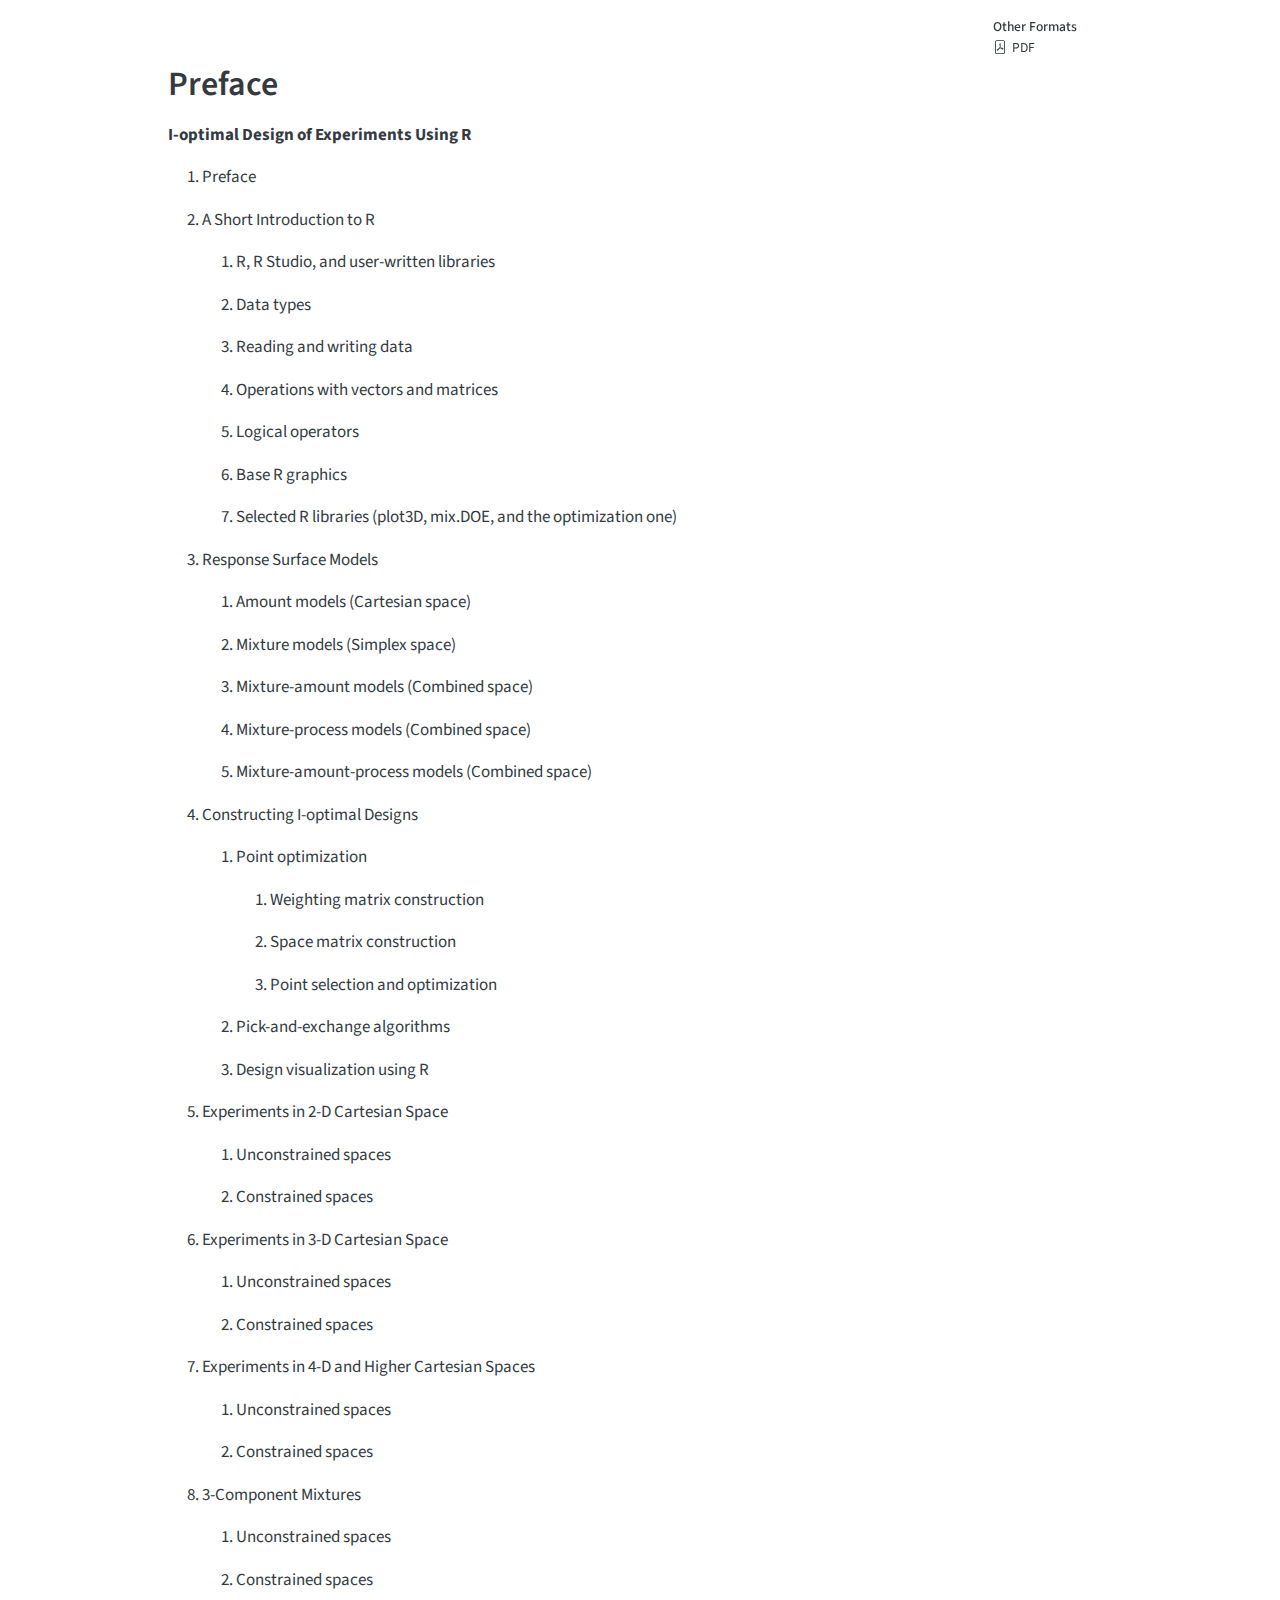
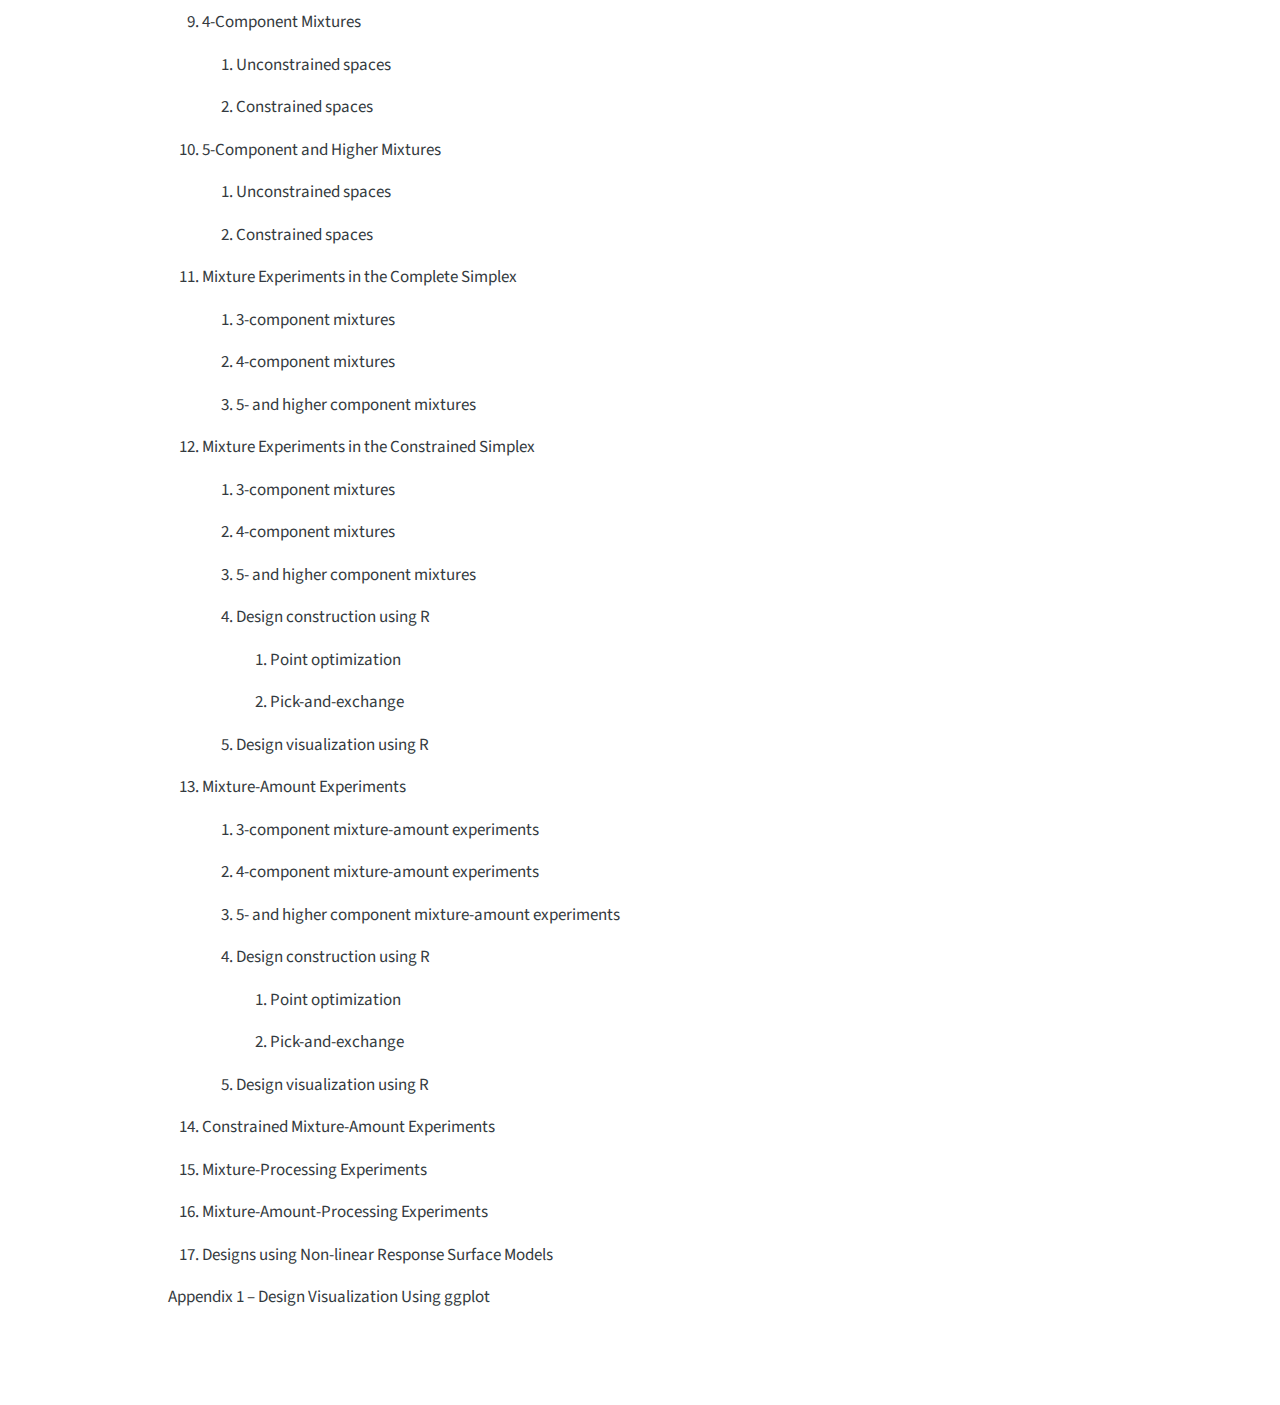
<file: index.html>
<!DOCTYPE html>
<html xmlns="http://www.w3.org/1999/xhtml" lang="en" xml:lang="en"><head>

<meta charset="utf-8">
<meta name="generator" content="quarto-1.5.57">

<meta name="viewport" content="width=device-width, initial-scale=1.0, user-scalable=yes">


<title>index</title>
<style>
code{white-space: pre-wrap;}
span.smallcaps{font-variant: small-caps;}
div.columns{display: flex; gap: min(4vw, 1.5em);}
div.column{flex: auto; overflow-x: auto;}
div.hanging-indent{margin-left: 1.5em; text-indent: -1.5em;}
ul.task-list{list-style: none;}
ul.task-list li input[type="checkbox"] {
  width: 0.8em;
  margin: 0 0.8em 0.2em -1em; /* quarto-specific, see https://github.com/quarto-dev/quarto-cli/issues/4556 */ 
  vertical-align: middle;
}
</style>


<script src="site_libs/quarto-nav/quarto-nav.js"></script>
<script src="site_libs/clipboard/clipboard.min.js"></script>
<script src="site_libs/quarto-search/autocomplete.umd.js"></script>
<script src="site_libs/quarto-search/fuse.min.js"></script>
<script src="site_libs/quarto-search/quarto-search.js"></script>
<meta name="quarto:offset" content="./">
<script src="site_libs/quarto-html/quarto.js"></script>
<script src="site_libs/quarto-html/popper.min.js"></script>
<script src="site_libs/quarto-html/tippy.umd.min.js"></script>
<script src="site_libs/quarto-html/anchor.min.js"></script>
<link href="site_libs/quarto-html/tippy.css" rel="stylesheet">
<link href="site_libs/quarto-html/quarto-syntax-highlighting.css" rel="stylesheet" id="quarto-text-highlighting-styles">
<script src="site_libs/bootstrap/bootstrap.min.js"></script>
<link href="site_libs/bootstrap/bootstrap-icons.css" rel="stylesheet">
<link href="site_libs/bootstrap/bootstrap.min.css" rel="stylesheet" id="quarto-bootstrap" data-mode="light">
<script id="quarto-search-options" type="application/json">{
  "location": "sidebar",
  "copy-button": false,
  "collapse-after": 3,
  "panel-placement": "start",
  "type": "textbox",
  "limit": 50,
  "keyboard-shortcut": [
    "f",
    "/",
    "s"
  ],
  "show-item-context": false,
  "language": {
    "search-no-results-text": "No results",
    "search-matching-documents-text": "matching documents",
    "search-copy-link-title": "Copy link to search",
    "search-hide-matches-text": "Hide additional matches",
    "search-more-match-text": "more match in this document",
    "search-more-matches-text": "more matches in this document",
    "search-clear-button-title": "Clear",
    "search-text-placeholder": "",
    "search-detached-cancel-button-title": "Cancel",
    "search-submit-button-title": "Submit",
    "search-label": "Search"
  }
}</script>


</head>

<body>

<div id="quarto-search-results"></div>
<!-- content -->
<div id="quarto-content" class="quarto-container page-columns page-rows-contents page-layout-article">
<!-- sidebar -->
<!-- margin-sidebar -->
    <div id="quarto-margin-sidebar" class="sidebar margin-sidebar">
        
    <div class="quarto-alternate-formats"><h2>Other Formats</h2><ul><li><a href="index.pdf"><i class="bi bi-file-pdf"></i>PDF</a></li></ul></div></div>
<!-- main -->
<main class="content" id="quarto-document-content">




<section id="preface" class="level1 unnumbered">
<h1 class="unnumbered">Preface</h1>
<p><strong>I-optimal Design of Experiments Using R</strong></p>
<ol type="1">
<li><p>Preface</p></li>
<li><p>A Short Introduction to R</p>
<ol type="1">
<li><p>R, R Studio, and user-written libraries</p></li>
<li><p>Data types</p></li>
<li><p>Reading and writing data</p></li>
<li><p>Operations with vectors and matrices</p></li>
<li><p>Logical operators</p></li>
<li><p>Base R graphics</p></li>
<li><p>Selected R libraries (plot3D, mix.DOE, and the optimization one)</p></li>
</ol></li>
<li><p>Response Surface Models</p>
<ol type="1">
<li><p>Amount models (Cartesian space)</p></li>
<li><p>Mixture models (Simplex space)</p></li>
<li><p>Mixture-amount models (Combined space)</p></li>
<li><p>Mixture-process models (Combined space)</p></li>
<li><p>Mixture-amount-process models (Combined space)</p></li>
</ol></li>
<li><p>Constructing I-optimal Designs</p>
<ol type="1">
<li><p>Point optimization</p>
<ol type="1">
<li><p>Weighting matrix construction</p></li>
<li><p>Space matrix construction</p></li>
<li><p>Point selection and optimization</p></li>
</ol></li>
<li><p>Pick-and-exchange algorithms</p></li>
<li><p>Design visualization using R</p></li>
</ol></li>
<li><p>Experiments in 2-D Cartesian Space</p>
<ol type="1">
<li><p>Unconstrained spaces</p></li>
<li><p>Constrained spaces</p></li>
</ol></li>
<li><p>Experiments in 3-D Cartesian Space</p>
<ol type="1">
<li><p>Unconstrained spaces</p></li>
<li><p>Constrained spaces</p></li>
</ol></li>
<li><p>Experiments in 4-D and Higher Cartesian Spaces</p>
<ol type="1">
<li><p>Unconstrained spaces</p></li>
<li><p>Constrained spaces</p></li>
</ol></li>
<li><p>3-Component Mixtures</p>
<ol type="1">
<li><p>Unconstrained spaces</p></li>
<li><p>Constrained spaces</p></li>
</ol></li>
<li><p>4-Component Mixtures</p>
<ol type="1">
<li><p>Unconstrained spaces</p></li>
<li><p>Constrained spaces</p></li>
</ol></li>
<li><p>5-Component and Higher Mixtures</p>
<ol type="1">
<li><p>Unconstrained spaces</p></li>
<li><p>Constrained spaces</p></li>
</ol></li>
<li><p>Mixture Experiments in the Complete Simplex</p>
<ol type="1">
<li><p>3-component mixtures</p></li>
<li><p>4-component mixtures</p></li>
<li><p>5- and higher component mixtures</p></li>
</ol></li>
<li><p>Mixture Experiments in the Constrained Simplex</p>
<ol type="1">
<li><p>3-component mixtures</p></li>
<li><p>4-component mixtures</p></li>
<li><p>5- and higher component mixtures&nbsp;</p></li>
<li><p>Design construction using R&nbsp;</p>
<ol type="1">
<li><p>Point optimization</p></li>
<li><p>Pick-and-exchange</p></li>
</ol></li>
<li><p>Design visualization using R&nbsp;</p></li>
</ol></li>
<li><p>Mixture-Amount Experiments</p>
<ol type="1">
<li><p>3-component mixture-amount experiments</p></li>
<li><p>4-component mixture-amount experiments</p></li>
<li><p>5- and higher component mixture-amount experiments&nbsp;</p></li>
<li><p>Design construction using R&nbsp;</p>
<ol type="1">
<li><p>Point optimization</p></li>
<li><p>Pick-and-exchange</p></li>
</ol></li>
<li><p>Design visualization using R</p></li>
</ol></li>
<li><p>Constrained Mixture-Amount Experiments</p></li>
<li><p>Mixture-Processing Experiments</p></li>
<li><p>Mixture-Amount-Processing Experiments</p></li>
<li><p>Designs using Non-linear Response Surface Models</p></li>
</ol>
<p>Appendix 1 – Design Visualization Using ggplot</p>


</section>

</main> <!-- /main -->
<script id="quarto-html-after-body" type="application/javascript">
window.document.addEventListener("DOMContentLoaded", function (event) {
  const toggleBodyColorMode = (bsSheetEl) => {
    const mode = bsSheetEl.getAttribute("data-mode");
    const bodyEl = window.document.querySelector("body");
    if (mode === "dark") {
      bodyEl.classList.add("quarto-dark");
      bodyEl.classList.remove("quarto-light");
    } else {
      bodyEl.classList.add("quarto-light");
      bodyEl.classList.remove("quarto-dark");
    }
  }
  const toggleBodyColorPrimary = () => {
    const bsSheetEl = window.document.querySelector("link#quarto-bootstrap");
    if (bsSheetEl) {
      toggleBodyColorMode(bsSheetEl);
    }
  }
  toggleBodyColorPrimary();  
  const icon = "";
  const anchorJS = new window.AnchorJS();
  anchorJS.options = {
    placement: 'right',
    icon: icon
  };
  anchorJS.add('.anchored');
  const isCodeAnnotation = (el) => {
    for (const clz of el.classList) {
      if (clz.startsWith('code-annotation-')) {                     
        return true;
      }
    }
    return false;
  }
  const onCopySuccess = function(e) {
    // button target
    const button = e.trigger;
    // don't keep focus
    button.blur();
    // flash "checked"
    button.classList.add('code-copy-button-checked');
    var currentTitle = button.getAttribute("title");
    button.setAttribute("title", "Copied!");
    let tooltip;
    if (window.bootstrap) {
      button.setAttribute("data-bs-toggle", "tooltip");
      button.setAttribute("data-bs-placement", "left");
      button.setAttribute("data-bs-title", "Copied!");
      tooltip = new bootstrap.Tooltip(button, 
        { trigger: "manual", 
          customClass: "code-copy-button-tooltip",
          offset: [0, -8]});
      tooltip.show();    
    }
    setTimeout(function() {
      if (tooltip) {
        tooltip.hide();
        button.removeAttribute("data-bs-title");
        button.removeAttribute("data-bs-toggle");
        button.removeAttribute("data-bs-placement");
      }
      button.setAttribute("title", currentTitle);
      button.classList.remove('code-copy-button-checked');
    }, 1000);
    // clear code selection
    e.clearSelection();
  }
  const getTextToCopy = function(trigger) {
      const codeEl = trigger.previousElementSibling.cloneNode(true);
      for (const childEl of codeEl.children) {
        if (isCodeAnnotation(childEl)) {
          childEl.remove();
        }
      }
      return codeEl.innerText;
  }
  const clipboard = new window.ClipboardJS('.code-copy-button:not([data-in-quarto-modal])', {
    text: getTextToCopy
  });
  clipboard.on('success', onCopySuccess);
  if (window.document.getElementById('quarto-embedded-source-code-modal')) {
    // For code content inside modals, clipBoardJS needs to be initialized with a container option
    // TODO: Check when it could be a function (https://github.com/zenorocha/clipboard.js/issues/860)
    const clipboardModal = new window.ClipboardJS('.code-copy-button[data-in-quarto-modal]', {
      text: getTextToCopy,
      container: window.document.getElementById('quarto-embedded-source-code-modal')
    });
    clipboardModal.on('success', onCopySuccess);
  }
    var localhostRegex = new RegExp(/^(?:http|https):\/\/localhost\:?[0-9]*\//);
    var mailtoRegex = new RegExp(/^mailto:/);
      var filterRegex = new RegExp("https:\/\/amannars\.github\.io\/i_optimal_design\/");
    var isInternal = (href) => {
        return filterRegex.test(href) || localhostRegex.test(href) || mailtoRegex.test(href);
    }
    // Inspect non-navigation links and adorn them if external
 	var links = window.document.querySelectorAll('a[href]:not(.nav-link):not(.navbar-brand):not(.toc-action):not(.sidebar-link):not(.sidebar-item-toggle):not(.pagination-link):not(.no-external):not([aria-hidden]):not(.dropdown-item):not(.quarto-navigation-tool):not(.about-link)');
    for (var i=0; i<links.length; i++) {
      const link = links[i];
      if (!isInternal(link.href)) {
        // undo the damage that might have been done by quarto-nav.js in the case of
        // links that we want to consider external
        if (link.dataset.originalHref !== undefined) {
          link.href = link.dataset.originalHref;
        }
      }
    }
  function tippyHover(el, contentFn, onTriggerFn, onUntriggerFn) {
    const config = {
      allowHTML: true,
      maxWidth: 500,
      delay: 100,
      arrow: false,
      appendTo: function(el) {
          return el.parentElement;
      },
      interactive: true,
      interactiveBorder: 10,
      theme: 'quarto',
      placement: 'bottom-start',
    };
    if (contentFn) {
      config.content = contentFn;
    }
    if (onTriggerFn) {
      config.onTrigger = onTriggerFn;
    }
    if (onUntriggerFn) {
      config.onUntrigger = onUntriggerFn;
    }
    window.tippy(el, config); 
  }
  const noterefs = window.document.querySelectorAll('a[role="doc-noteref"]');
  for (var i=0; i<noterefs.length; i++) {
    const ref = noterefs[i];
    tippyHover(ref, function() {
      // use id or data attribute instead here
      let href = ref.getAttribute('data-footnote-href') || ref.getAttribute('href');
      try { href = new URL(href).hash; } catch {}
      const id = href.replace(/^#\/?/, "");
      const note = window.document.getElementById(id);
      if (note) {
        return note.innerHTML;
      } else {
        return "";
      }
    });
  }
  const xrefs = window.document.querySelectorAll('a.quarto-xref');
  const processXRef = (id, note) => {
    // Strip column container classes
    const stripColumnClz = (el) => {
      el.classList.remove("page-full", "page-columns");
      if (el.children) {
        for (const child of el.children) {
          stripColumnClz(child);
        }
      }
    }
    stripColumnClz(note)
    if (id === null || id.startsWith('sec-')) {
      // Special case sections, only their first couple elements
      const container = document.createElement("div");
      if (note.children && note.children.length > 2) {
        container.appendChild(note.children[0].cloneNode(true));
        for (let i = 1; i < note.children.length; i++) {
          const child = note.children[i];
          if (child.tagName === "P" && child.innerText === "") {
            continue;
          } else {
            container.appendChild(child.cloneNode(true));
            break;
          }
        }
        if (window.Quarto?.typesetMath) {
          window.Quarto.typesetMath(container);
        }
        return container.innerHTML
      } else {
        if (window.Quarto?.typesetMath) {
          window.Quarto.typesetMath(note);
        }
        return note.innerHTML;
      }
    } else {
      // Remove any anchor links if they are present
      const anchorLink = note.querySelector('a.anchorjs-link');
      if (anchorLink) {
        anchorLink.remove();
      }
      if (window.Quarto?.typesetMath) {
        window.Quarto.typesetMath(note);
      }
      // TODO in 1.5, we should make sure this works without a callout special case
      if (note.classList.contains("callout")) {
        return note.outerHTML;
      } else {
        return note.innerHTML;
      }
    }
  }
  for (var i=0; i<xrefs.length; i++) {
    const xref = xrefs[i];
    tippyHover(xref, undefined, function(instance) {
      instance.disable();
      let url = xref.getAttribute('href');
      let hash = undefined; 
      if (url.startsWith('#')) {
        hash = url;
      } else {
        try { hash = new URL(url).hash; } catch {}
      }
      if (hash) {
        const id = hash.replace(/^#\/?/, "");
        const note = window.document.getElementById(id);
        if (note !== null) {
          try {
            const html = processXRef(id, note.cloneNode(true));
            instance.setContent(html);
          } finally {
            instance.enable();
            instance.show();
          }
        } else {
          // See if we can fetch this
          fetch(url.split('#')[0])
          .then(res => res.text())
          .then(html => {
            const parser = new DOMParser();
            const htmlDoc = parser.parseFromString(html, "text/html");
            const note = htmlDoc.getElementById(id);
            if (note !== null) {
              const html = processXRef(id, note);
              instance.setContent(html);
            } 
          }).finally(() => {
            instance.enable();
            instance.show();
          });
        }
      } else {
        // See if we can fetch a full url (with no hash to target)
        // This is a special case and we should probably do some content thinning / targeting
        fetch(url)
        .then(res => res.text())
        .then(html => {
          const parser = new DOMParser();
          const htmlDoc = parser.parseFromString(html, "text/html");
          const note = htmlDoc.querySelector('main.content');
          if (note !== null) {
            // This should only happen for chapter cross references
            // (since there is no id in the URL)
            // remove the first header
            if (note.children.length > 0 && note.children[0].tagName === "HEADER") {
              note.children[0].remove();
            }
            const html = processXRef(null, note);
            instance.setContent(html);
          } 
        }).finally(() => {
          instance.enable();
          instance.show();
        });
      }
    }, function(instance) {
    });
  }
      let selectedAnnoteEl;
      const selectorForAnnotation = ( cell, annotation) => {
        let cellAttr = 'data-code-cell="' + cell + '"';
        let lineAttr = 'data-code-annotation="' +  annotation + '"';
        const selector = 'span[' + cellAttr + '][' + lineAttr + ']';
        return selector;
      }
      const selectCodeLines = (annoteEl) => {
        const doc = window.document;
        const targetCell = annoteEl.getAttribute("data-target-cell");
        const targetAnnotation = annoteEl.getAttribute("data-target-annotation");
        const annoteSpan = window.document.querySelector(selectorForAnnotation(targetCell, targetAnnotation));
        const lines = annoteSpan.getAttribute("data-code-lines").split(",");
        const lineIds = lines.map((line) => {
          return targetCell + "-" + line;
        })
        let top = null;
        let height = null;
        let parent = null;
        if (lineIds.length > 0) {
            //compute the position of the single el (top and bottom and make a div)
            const el = window.document.getElementById(lineIds[0]);
            top = el.offsetTop;
            height = el.offsetHeight;
            parent = el.parentElement.parentElement;
          if (lineIds.length > 1) {
            const lastEl = window.document.getElementById(lineIds[lineIds.length - 1]);
            const bottom = lastEl.offsetTop + lastEl.offsetHeight;
            height = bottom - top;
          }
          if (top !== null && height !== null && parent !== null) {
            // cook up a div (if necessary) and position it 
            let div = window.document.getElementById("code-annotation-line-highlight");
            if (div === null) {
              div = window.document.createElement("div");
              div.setAttribute("id", "code-annotation-line-highlight");
              div.style.position = 'absolute';
              parent.appendChild(div);
            }
            div.style.top = top - 2 + "px";
            div.style.height = height + 4 + "px";
            div.style.left = 0;
            let gutterDiv = window.document.getElementById("code-annotation-line-highlight-gutter");
            if (gutterDiv === null) {
              gutterDiv = window.document.createElement("div");
              gutterDiv.setAttribute("id", "code-annotation-line-highlight-gutter");
              gutterDiv.style.position = 'absolute';
              const codeCell = window.document.getElementById(targetCell);
              const gutter = codeCell.querySelector('.code-annotation-gutter');
              gutter.appendChild(gutterDiv);
            }
            gutterDiv.style.top = top - 2 + "px";
            gutterDiv.style.height = height + 4 + "px";
          }
          selectedAnnoteEl = annoteEl;
        }
      };
      const unselectCodeLines = () => {
        const elementsIds = ["code-annotation-line-highlight", "code-annotation-line-highlight-gutter"];
        elementsIds.forEach((elId) => {
          const div = window.document.getElementById(elId);
          if (div) {
            div.remove();
          }
        });
        selectedAnnoteEl = undefined;
      };
        // Handle positioning of the toggle
    window.addEventListener(
      "resize",
      throttle(() => {
        elRect = undefined;
        if (selectedAnnoteEl) {
          selectCodeLines(selectedAnnoteEl);
        }
      }, 10)
    );
    function throttle(fn, ms) {
    let throttle = false;
    let timer;
      return (...args) => {
        if(!throttle) { // first call gets through
            fn.apply(this, args);
            throttle = true;
        } else { // all the others get throttled
            if(timer) clearTimeout(timer); // cancel #2
            timer = setTimeout(() => {
              fn.apply(this, args);
              timer = throttle = false;
            }, ms);
        }
      };
    }
      // Attach click handler to the DT
      const annoteDls = window.document.querySelectorAll('dt[data-target-cell]');
      for (const annoteDlNode of annoteDls) {
        annoteDlNode.addEventListener('click', (event) => {
          const clickedEl = event.target;
          if (clickedEl !== selectedAnnoteEl) {
            unselectCodeLines();
            const activeEl = window.document.querySelector('dt[data-target-cell].code-annotation-active');
            if (activeEl) {
              activeEl.classList.remove('code-annotation-active');
            }
            selectCodeLines(clickedEl);
            clickedEl.classList.add('code-annotation-active');
          } else {
            // Unselect the line
            unselectCodeLines();
            clickedEl.classList.remove('code-annotation-active');
          }
        });
      }
  const findCites = (el) => {
    const parentEl = el.parentElement;
    if (parentEl) {
      const cites = parentEl.dataset.cites;
      if (cites) {
        return {
          el,
          cites: cites.split(' ')
        };
      } else {
        return findCites(el.parentElement)
      }
    } else {
      return undefined;
    }
  };
  var bibliorefs = window.document.querySelectorAll('a[role="doc-biblioref"]');
  for (var i=0; i<bibliorefs.length; i++) {
    const ref = bibliorefs[i];
    const citeInfo = findCites(ref);
    if (citeInfo) {
      tippyHover(citeInfo.el, function() {
        var popup = window.document.createElement('div');
        citeInfo.cites.forEach(function(cite) {
          var citeDiv = window.document.createElement('div');
          citeDiv.classList.add('hanging-indent');
          citeDiv.classList.add('csl-entry');
          var biblioDiv = window.document.getElementById('ref-' + cite);
          if (biblioDiv) {
            citeDiv.innerHTML = biblioDiv.innerHTML;
          }
          popup.appendChild(citeDiv);
        });
        return popup.innerHTML;
      });
    }
  }
});
</script>
</div> <!-- /content -->




</body></html>
</file>
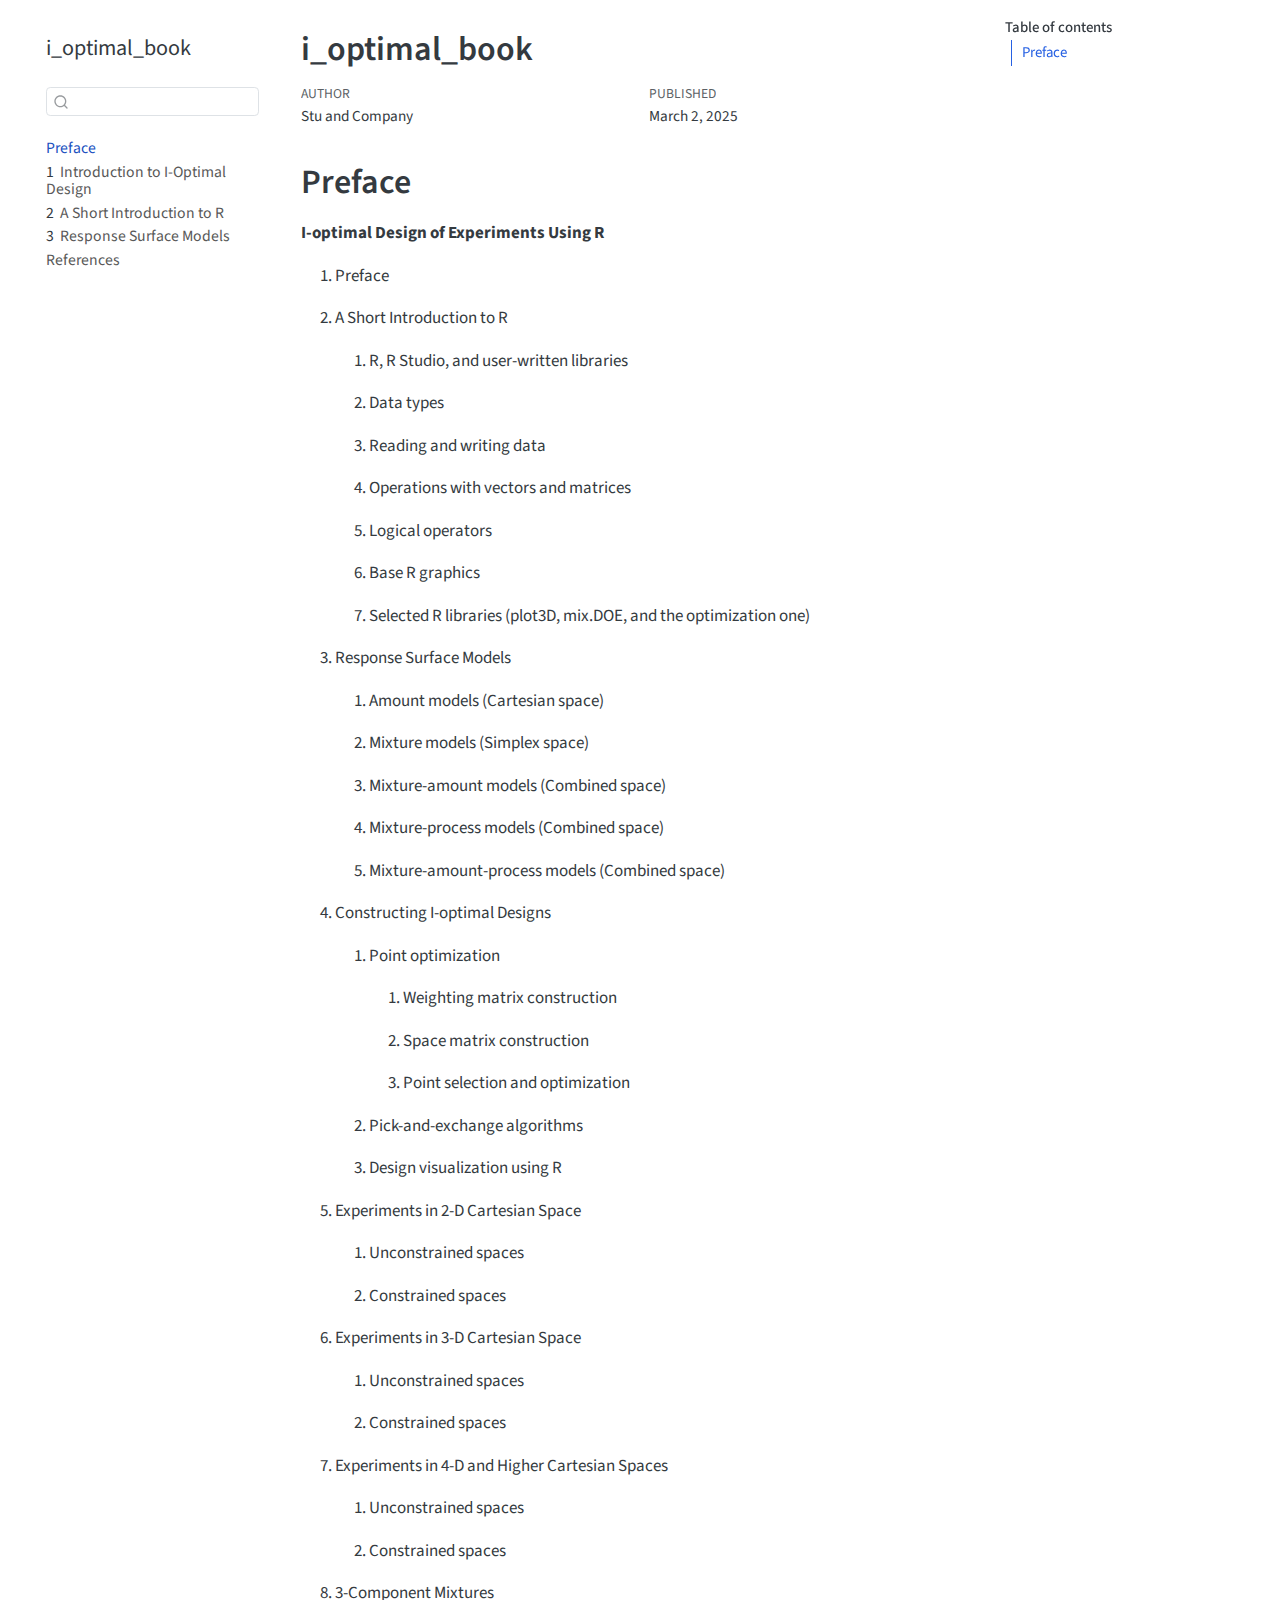
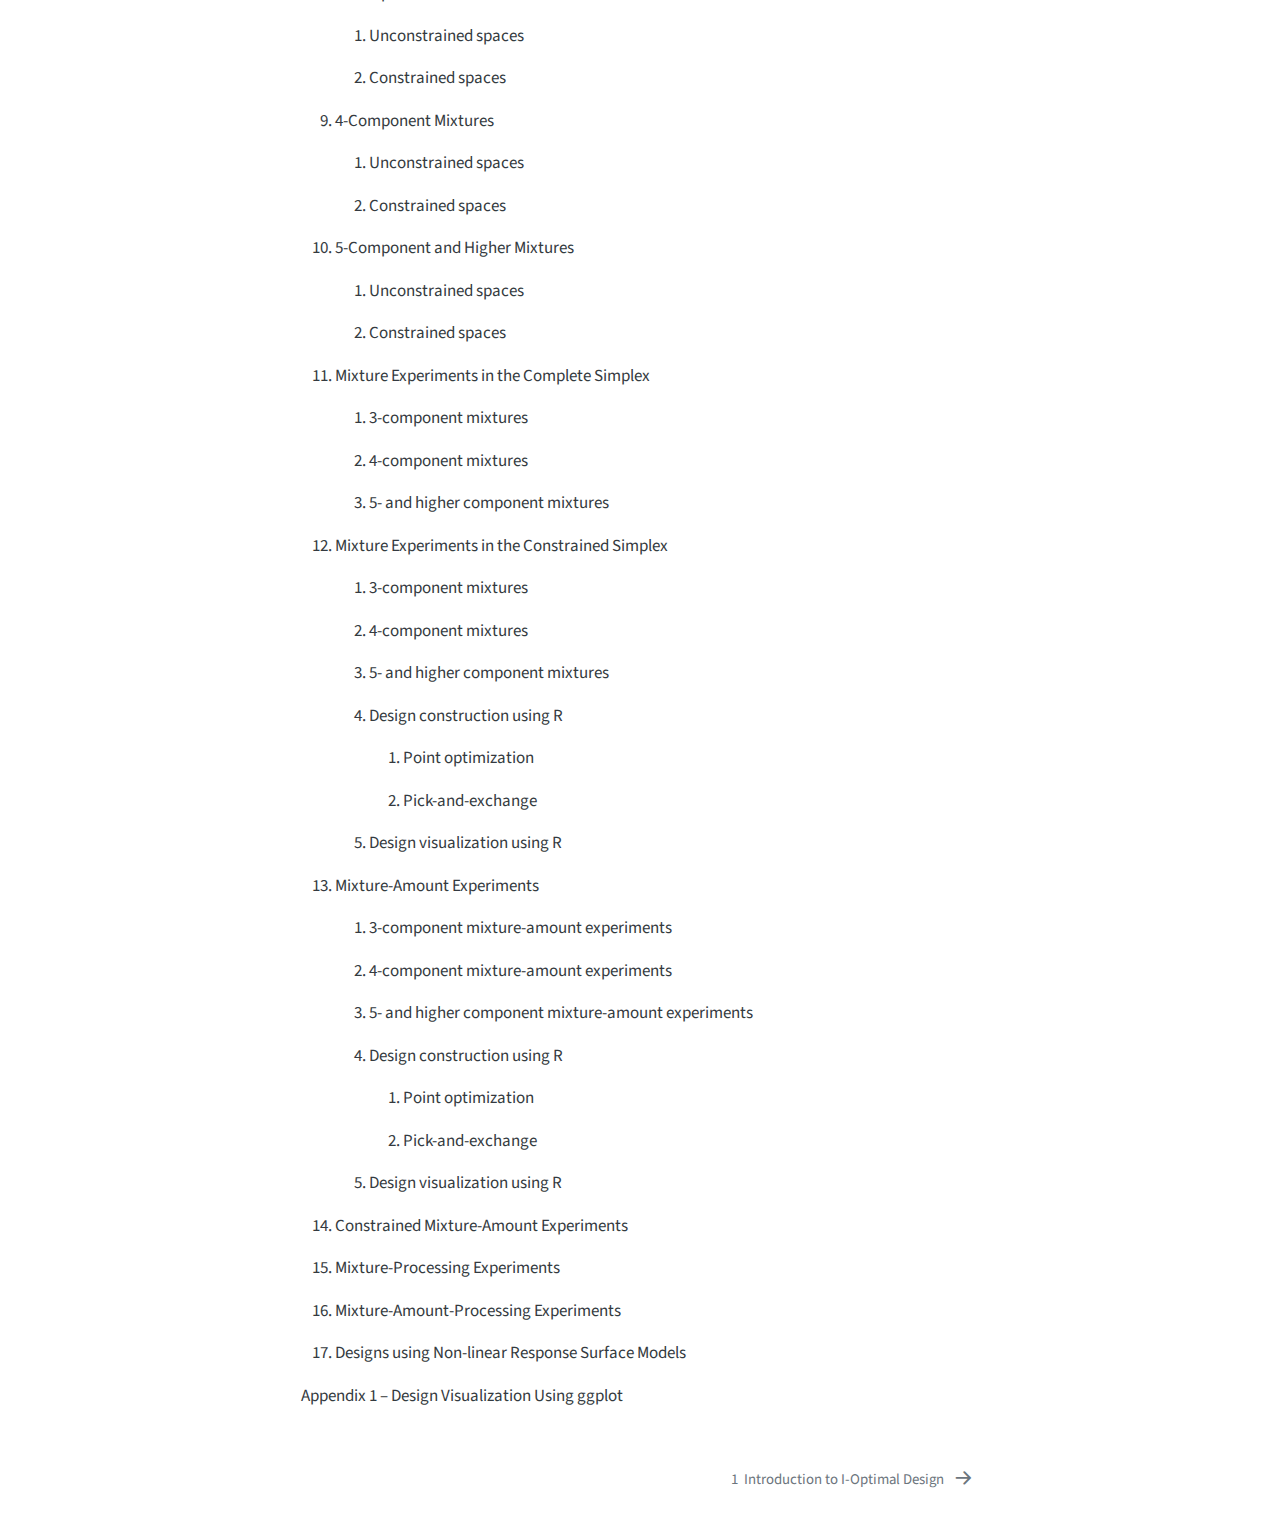
<file: _book/index.html>
<!DOCTYPE html>
<html xmlns="http://www.w3.org/1999/xhtml" lang="en" xml:lang="en"><head>

<meta charset="utf-8">
<meta name="generator" content="quarto-1.5.57">

<meta name="viewport" content="width=device-width, initial-scale=1.0, user-scalable=yes">

<meta name="author" content="Stu and Company">
<meta name="dcterms.date" content="2025-03-02">

<title>i_optimal_book</title>
<style>
code{white-space: pre-wrap;}
span.smallcaps{font-variant: small-caps;}
div.columns{display: flex; gap: min(4vw, 1.5em);}
div.column{flex: auto; overflow-x: auto;}
div.hanging-indent{margin-left: 1.5em; text-indent: -1.5em;}
ul.task-list{list-style: none;}
ul.task-list li input[type="checkbox"] {
  width: 0.8em;
  margin: 0 0.8em 0.2em -1em; /* quarto-specific, see https://github.com/quarto-dev/quarto-cli/issues/4556 */ 
  vertical-align: middle;
}
</style>


<script src="site_libs/quarto-nav/quarto-nav.js"></script>
<script src="site_libs/quarto-nav/headroom.min.js"></script>
<script src="site_libs/clipboard/clipboard.min.js"></script>
<script src="site_libs/quarto-search/autocomplete.umd.js"></script>
<script src="site_libs/quarto-search/fuse.min.js"></script>
<script src="site_libs/quarto-search/quarto-search.js"></script>
<meta name="quarto:offset" content="./">
<link href="./05_preface.html" rel="next">
<script src="site_libs/quarto-html/quarto.js"></script>
<script src="site_libs/quarto-html/popper.min.js"></script>
<script src="site_libs/quarto-html/tippy.umd.min.js"></script>
<script src="site_libs/quarto-html/anchor.min.js"></script>
<link href="site_libs/quarto-html/tippy.css" rel="stylesheet">
<link href="site_libs/quarto-html/quarto-syntax-highlighting.css" rel="stylesheet" id="quarto-text-highlighting-styles">
<script src="site_libs/bootstrap/bootstrap.min.js"></script>
<link href="site_libs/bootstrap/bootstrap-icons.css" rel="stylesheet">
<link href="site_libs/bootstrap/bootstrap.min.css" rel="stylesheet" id="quarto-bootstrap" data-mode="light">
<script id="quarto-search-options" type="application/json">{
  "location": "sidebar",
  "copy-button": false,
  "collapse-after": 3,
  "panel-placement": "start",
  "type": "textbox",
  "limit": 50,
  "keyboard-shortcut": [
    "f",
    "/",
    "s"
  ],
  "show-item-context": false,
  "language": {
    "search-no-results-text": "No results",
    "search-matching-documents-text": "matching documents",
    "search-copy-link-title": "Copy link to search",
    "search-hide-matches-text": "Hide additional matches",
    "search-more-match-text": "more match in this document",
    "search-more-matches-text": "more matches in this document",
    "search-clear-button-title": "Clear",
    "search-text-placeholder": "",
    "search-detached-cancel-button-title": "Cancel",
    "search-submit-button-title": "Submit",
    "search-label": "Search"
  }
}</script>


</head>

<body class="nav-sidebar floating">

<div id="quarto-search-results"></div>
  <header id="quarto-header" class="headroom fixed-top">
  <nav class="quarto-secondary-nav">
    <div class="container-fluid d-flex">
      <button type="button" class="quarto-btn-toggle btn" data-bs-toggle="collapse" role="button" data-bs-target=".quarto-sidebar-collapse-item" aria-controls="quarto-sidebar" aria-expanded="false" aria-label="Toggle sidebar navigation" onclick="if (window.quartoToggleHeadroom) { window.quartoToggleHeadroom(); }">
        <i class="bi bi-layout-text-sidebar-reverse"></i>
      </button>
        <nav class="quarto-page-breadcrumbs" aria-label="breadcrumb"><ol class="breadcrumb"><li class="breadcrumb-item"><a href="./index.html">Preface</a></li></ol></nav>
        <a class="flex-grow-1" role="navigation" data-bs-toggle="collapse" data-bs-target=".quarto-sidebar-collapse-item" aria-controls="quarto-sidebar" aria-expanded="false" aria-label="Toggle sidebar navigation" onclick="if (window.quartoToggleHeadroom) { window.quartoToggleHeadroom(); }">      
        </a>
      <button type="button" class="btn quarto-search-button" aria-label="Search" onclick="window.quartoOpenSearch();">
        <i class="bi bi-search"></i>
      </button>
    </div>
  </nav>
</header>
<!-- content -->
<div id="quarto-content" class="quarto-container page-columns page-rows-contents page-layout-article">
<!-- sidebar -->
  <nav id="quarto-sidebar" class="sidebar collapse collapse-horizontal quarto-sidebar-collapse-item sidebar-navigation floating overflow-auto">
    <div class="pt-lg-2 mt-2 text-left sidebar-header">
    <div class="sidebar-title mb-0 py-0">
      <a href="./">i_optimal_book</a> 
    </div>
      </div>
        <div class="mt-2 flex-shrink-0 align-items-center">
        <div class="sidebar-search">
        <div id="quarto-search" class="" title="Search"></div>
        </div>
        </div>
    <div class="sidebar-menu-container"> 
    <ul class="list-unstyled mt-1">
        <li class="sidebar-item">
  <div class="sidebar-item-container"> 
  <a href="./index.html" class="sidebar-item-text sidebar-link active">
 <span class="menu-text">Preface</span></a>
  </div>
</li>
        <li class="sidebar-item">
  <div class="sidebar-item-container"> 
  <a href="./05_preface.html" class="sidebar-item-text sidebar-link">
 <span class="menu-text"><span class="chapter-number">1</span>&nbsp; <span class="chapter-title">Introduction to I-Optimal Design</span></span></a>
  </div>
</li>
        <li class="sidebar-item">
  <div class="sidebar-item-container"> 
  <a href="./10_intro_to_r.html" class="sidebar-item-text sidebar-link">
 <span class="menu-text"><span class="chapter-number">2</span>&nbsp; <span class="chapter-title">A Short Introduction to R</span></span></a>
  </div>
</li>
        <li class="sidebar-item">
  <div class="sidebar-item-container"> 
  <a href="./20_response_surface_models.html" class="sidebar-item-text sidebar-link">
 <span class="menu-text"><span class="chapter-number">3</span>&nbsp; <span class="chapter-title">Response Surface Models</span></span></a>
  </div>
</li>
        <li class="sidebar-item">
  <div class="sidebar-item-container"> 
  <a href="./references.html" class="sidebar-item-text sidebar-link">
 <span class="menu-text">References</span></a>
  </div>
</li>
    </ul>
    </div>
</nav>
<div id="quarto-sidebar-glass" class="quarto-sidebar-collapse-item" data-bs-toggle="collapse" data-bs-target=".quarto-sidebar-collapse-item"></div>
<!-- margin-sidebar -->
    <div id="quarto-margin-sidebar" class="sidebar margin-sidebar">
        <nav id="TOC" role="doc-toc" class="toc-active">
    <h2 id="toc-title">Table of contents</h2>
   
  <ul>
  <li><a href="#preface" id="toc-preface" class="nav-link active" data-scroll-target="#preface">Preface</a></li>
  </ul>
</nav>
    </div>
<!-- main -->
<main class="content" id="quarto-document-content">

<header id="title-block-header" class="quarto-title-block default">
<div class="quarto-title">
<h1 class="title">i_optimal_book</h1>
</div>



<div class="quarto-title-meta">

    <div>
    <div class="quarto-title-meta-heading">Author</div>
    <div class="quarto-title-meta-contents">
             <p>Stu and Company </p>
          </div>
  </div>
    
    <div>
    <div class="quarto-title-meta-heading">Published</div>
    <div class="quarto-title-meta-contents">
      <p class="date">March 2, 2025</p>
    </div>
  </div>
  
    
  </div>
  


</header>


<section id="preface" class="level1 unnumbered">
<h1 class="unnumbered">Preface</h1>
<p><strong>I-optimal Design of Experiments Using R</strong></p>
<ol type="1">
<li><p>Preface</p></li>
<li><p>A Short Introduction to R</p>
<ol type="1">
<li><p>R, R Studio, and user-written libraries</p></li>
<li><p>Data types</p></li>
<li><p>Reading and writing data</p></li>
<li><p>Operations with vectors and matrices</p></li>
<li><p>Logical operators</p></li>
<li><p>Base R graphics</p></li>
<li><p>Selected R libraries (plot3D, mix.DOE, and the optimization one)</p></li>
</ol></li>
<li><p>Response Surface Models</p>
<ol type="1">
<li><p>Amount models (Cartesian space)</p></li>
<li><p>Mixture models (Simplex space)</p></li>
<li><p>Mixture-amount models (Combined space)</p></li>
<li><p>Mixture-process models (Combined space)</p></li>
<li><p>Mixture-amount-process models (Combined space)</p></li>
</ol></li>
<li><p>Constructing I-optimal Designs</p>
<ol type="1">
<li><p>Point optimization</p>
<ol type="1">
<li><p>Weighting matrix construction</p></li>
<li><p>Space matrix construction</p></li>
<li><p>Point selection and optimization</p></li>
</ol></li>
<li><p>Pick-and-exchange algorithms</p></li>
<li><p>Design visualization using R</p></li>
</ol></li>
<li><p>Experiments in 2-D Cartesian Space</p>
<ol type="1">
<li><p>Unconstrained spaces</p></li>
<li><p>Constrained spaces</p></li>
</ol></li>
<li><p>Experiments in 3-D Cartesian Space</p>
<ol type="1">
<li><p>Unconstrained spaces</p></li>
<li><p>Constrained spaces</p></li>
</ol></li>
<li><p>Experiments in 4-D and Higher Cartesian Spaces</p>
<ol type="1">
<li><p>Unconstrained spaces</p></li>
<li><p>Constrained spaces</p></li>
</ol></li>
<li><p>3-Component Mixtures</p>
<ol type="1">
<li><p>Unconstrained spaces</p></li>
<li><p>Constrained spaces</p></li>
</ol></li>
<li><p>4-Component Mixtures</p>
<ol type="1">
<li><p>Unconstrained spaces</p></li>
<li><p>Constrained spaces</p></li>
</ol></li>
<li><p>5-Component and Higher Mixtures</p>
<ol type="1">
<li><p>Unconstrained spaces</p></li>
<li><p>Constrained spaces</p></li>
</ol></li>
<li><p>Mixture Experiments in the Complete Simplex</p>
<ol type="1">
<li><p>3-component mixtures</p></li>
<li><p>4-component mixtures</p></li>
<li><p>5- and higher component mixtures</p></li>
</ol></li>
<li><p>Mixture Experiments in the Constrained Simplex</p>
<ol type="1">
<li><p>3-component mixtures</p></li>
<li><p>4-component mixtures</p></li>
<li><p>5- and higher component mixtures&nbsp;</p></li>
<li><p>Design construction using R&nbsp;</p>
<ol type="1">
<li><p>Point optimization</p></li>
<li><p>Pick-and-exchange</p></li>
</ol></li>
<li><p>Design visualization using R&nbsp;</p></li>
</ol></li>
<li><p>Mixture-Amount Experiments</p>
<ol type="1">
<li><p>3-component mixture-amount experiments</p></li>
<li><p>4-component mixture-amount experiments</p></li>
<li><p>5- and higher component mixture-amount experiments&nbsp;</p></li>
<li><p>Design construction using R&nbsp;</p>
<ol type="1">
<li><p>Point optimization</p></li>
<li><p>Pick-and-exchange</p></li>
</ol></li>
<li><p>Design visualization using R</p></li>
</ol></li>
<li><p>Constrained Mixture-Amount Experiments</p></li>
<li><p>Mixture-Processing Experiments</p></li>
<li><p>Mixture-Amount-Processing Experiments</p></li>
<li><p>Designs using Non-linear Response Surface Models</p></li>
</ol>
<p>Appendix 1 – Design Visualization Using ggplot</p>


</section>

</main> <!-- /main -->
<script id="quarto-html-after-body" type="application/javascript">
window.document.addEventListener("DOMContentLoaded", function (event) {
  const toggleBodyColorMode = (bsSheetEl) => {
    const mode = bsSheetEl.getAttribute("data-mode");
    const bodyEl = window.document.querySelector("body");
    if (mode === "dark") {
      bodyEl.classList.add("quarto-dark");
      bodyEl.classList.remove("quarto-light");
    } else {
      bodyEl.classList.add("quarto-light");
      bodyEl.classList.remove("quarto-dark");
    }
  }
  const toggleBodyColorPrimary = () => {
    const bsSheetEl = window.document.querySelector("link#quarto-bootstrap");
    if (bsSheetEl) {
      toggleBodyColorMode(bsSheetEl);
    }
  }
  toggleBodyColorPrimary();  
  const icon = "";
  const anchorJS = new window.AnchorJS();
  anchorJS.options = {
    placement: 'right',
    icon: icon
  };
  anchorJS.add('.anchored');
  const isCodeAnnotation = (el) => {
    for (const clz of el.classList) {
      if (clz.startsWith('code-annotation-')) {                     
        return true;
      }
    }
    return false;
  }
  const onCopySuccess = function(e) {
    // button target
    const button = e.trigger;
    // don't keep focus
    button.blur();
    // flash "checked"
    button.classList.add('code-copy-button-checked');
    var currentTitle = button.getAttribute("title");
    button.setAttribute("title", "Copied!");
    let tooltip;
    if (window.bootstrap) {
      button.setAttribute("data-bs-toggle", "tooltip");
      button.setAttribute("data-bs-placement", "left");
      button.setAttribute("data-bs-title", "Copied!");
      tooltip = new bootstrap.Tooltip(button, 
        { trigger: "manual", 
          customClass: "code-copy-button-tooltip",
          offset: [0, -8]});
      tooltip.show();    
    }
    setTimeout(function() {
      if (tooltip) {
        tooltip.hide();
        button.removeAttribute("data-bs-title");
        button.removeAttribute("data-bs-toggle");
        button.removeAttribute("data-bs-placement");
      }
      button.setAttribute("title", currentTitle);
      button.classList.remove('code-copy-button-checked');
    }, 1000);
    // clear code selection
    e.clearSelection();
  }
  const getTextToCopy = function(trigger) {
      const codeEl = trigger.previousElementSibling.cloneNode(true);
      for (const childEl of codeEl.children) {
        if (isCodeAnnotation(childEl)) {
          childEl.remove();
        }
      }
      return codeEl.innerText;
  }
  const clipboard = new window.ClipboardJS('.code-copy-button:not([data-in-quarto-modal])', {
    text: getTextToCopy
  });
  clipboard.on('success', onCopySuccess);
  if (window.document.getElementById('quarto-embedded-source-code-modal')) {
    // For code content inside modals, clipBoardJS needs to be initialized with a container option
    // TODO: Check when it could be a function (https://github.com/zenorocha/clipboard.js/issues/860)
    const clipboardModal = new window.ClipboardJS('.code-copy-button[data-in-quarto-modal]', {
      text: getTextToCopy,
      container: window.document.getElementById('quarto-embedded-source-code-modal')
    });
    clipboardModal.on('success', onCopySuccess);
  }
    var localhostRegex = new RegExp(/^(?:http|https):\/\/localhost\:?[0-9]*\//);
    var mailtoRegex = new RegExp(/^mailto:/);
      var filterRegex = new RegExp('/' + window.location.host + '/');
    var isInternal = (href) => {
        return filterRegex.test(href) || localhostRegex.test(href) || mailtoRegex.test(href);
    }
    // Inspect non-navigation links and adorn them if external
 	var links = window.document.querySelectorAll('a[href]:not(.nav-link):not(.navbar-brand):not(.toc-action):not(.sidebar-link):not(.sidebar-item-toggle):not(.pagination-link):not(.no-external):not([aria-hidden]):not(.dropdown-item):not(.quarto-navigation-tool):not(.about-link)');
    for (var i=0; i<links.length; i++) {
      const link = links[i];
      if (!isInternal(link.href)) {
        // undo the damage that might have been done by quarto-nav.js in the case of
        // links that we want to consider external
        if (link.dataset.originalHref !== undefined) {
          link.href = link.dataset.originalHref;
        }
      }
    }
  function tippyHover(el, contentFn, onTriggerFn, onUntriggerFn) {
    const config = {
      allowHTML: true,
      maxWidth: 500,
      delay: 100,
      arrow: false,
      appendTo: function(el) {
          return el.parentElement;
      },
      interactive: true,
      interactiveBorder: 10,
      theme: 'quarto',
      placement: 'bottom-start',
    };
    if (contentFn) {
      config.content = contentFn;
    }
    if (onTriggerFn) {
      config.onTrigger = onTriggerFn;
    }
    if (onUntriggerFn) {
      config.onUntrigger = onUntriggerFn;
    }
    window.tippy(el, config); 
  }
  const noterefs = window.document.querySelectorAll('a[role="doc-noteref"]');
  for (var i=0; i<noterefs.length; i++) {
    const ref = noterefs[i];
    tippyHover(ref, function() {
      // use id or data attribute instead here
      let href = ref.getAttribute('data-footnote-href') || ref.getAttribute('href');
      try { href = new URL(href).hash; } catch {}
      const id = href.replace(/^#\/?/, "");
      const note = window.document.getElementById(id);
      if (note) {
        return note.innerHTML;
      } else {
        return "";
      }
    });
  }
  const xrefs = window.document.querySelectorAll('a.quarto-xref');
  const processXRef = (id, note) => {
    // Strip column container classes
    const stripColumnClz = (el) => {
      el.classList.remove("page-full", "page-columns");
      if (el.children) {
        for (const child of el.children) {
          stripColumnClz(child);
        }
      }
    }
    stripColumnClz(note)
    if (id === null || id.startsWith('sec-')) {
      // Special case sections, only their first couple elements
      const container = document.createElement("div");
      if (note.children && note.children.length > 2) {
        container.appendChild(note.children[0].cloneNode(true));
        for (let i = 1; i < note.children.length; i++) {
          const child = note.children[i];
          if (child.tagName === "P" && child.innerText === "") {
            continue;
          } else {
            container.appendChild(child.cloneNode(true));
            break;
          }
        }
        if (window.Quarto?.typesetMath) {
          window.Quarto.typesetMath(container);
        }
        return container.innerHTML
      } else {
        if (window.Quarto?.typesetMath) {
          window.Quarto.typesetMath(note);
        }
        return note.innerHTML;
      }
    } else {
      // Remove any anchor links if they are present
      const anchorLink = note.querySelector('a.anchorjs-link');
      if (anchorLink) {
        anchorLink.remove();
      }
      if (window.Quarto?.typesetMath) {
        window.Quarto.typesetMath(note);
      }
      // TODO in 1.5, we should make sure this works without a callout special case
      if (note.classList.contains("callout")) {
        return note.outerHTML;
      } else {
        return note.innerHTML;
      }
    }
  }
  for (var i=0; i<xrefs.length; i++) {
    const xref = xrefs[i];
    tippyHover(xref, undefined, function(instance) {
      instance.disable();
      let url = xref.getAttribute('href');
      let hash = undefined; 
      if (url.startsWith('#')) {
        hash = url;
      } else {
        try { hash = new URL(url).hash; } catch {}
      }
      if (hash) {
        const id = hash.replace(/^#\/?/, "");
        const note = window.document.getElementById(id);
        if (note !== null) {
          try {
            const html = processXRef(id, note.cloneNode(true));
            instance.setContent(html);
          } finally {
            instance.enable();
            instance.show();
          }
        } else {
          // See if we can fetch this
          fetch(url.split('#')[0])
          .then(res => res.text())
          .then(html => {
            const parser = new DOMParser();
            const htmlDoc = parser.parseFromString(html, "text/html");
            const note = htmlDoc.getElementById(id);
            if (note !== null) {
              const html = processXRef(id, note);
              instance.setContent(html);
            } 
          }).finally(() => {
            instance.enable();
            instance.show();
          });
        }
      } else {
        // See if we can fetch a full url (with no hash to target)
        // This is a special case and we should probably do some content thinning / targeting
        fetch(url)
        .then(res => res.text())
        .then(html => {
          const parser = new DOMParser();
          const htmlDoc = parser.parseFromString(html, "text/html");
          const note = htmlDoc.querySelector('main.content');
          if (note !== null) {
            // This should only happen for chapter cross references
            // (since there is no id in the URL)
            // remove the first header
            if (note.children.length > 0 && note.children[0].tagName === "HEADER") {
              note.children[0].remove();
            }
            const html = processXRef(null, note);
            instance.setContent(html);
          } 
        }).finally(() => {
          instance.enable();
          instance.show();
        });
      }
    }, function(instance) {
    });
  }
      let selectedAnnoteEl;
      const selectorForAnnotation = ( cell, annotation) => {
        let cellAttr = 'data-code-cell="' + cell + '"';
        let lineAttr = 'data-code-annotation="' +  annotation + '"';
        const selector = 'span[' + cellAttr + '][' + lineAttr + ']';
        return selector;
      }
      const selectCodeLines = (annoteEl) => {
        const doc = window.document;
        const targetCell = annoteEl.getAttribute("data-target-cell");
        const targetAnnotation = annoteEl.getAttribute("data-target-annotation");
        const annoteSpan = window.document.querySelector(selectorForAnnotation(targetCell, targetAnnotation));
        const lines = annoteSpan.getAttribute("data-code-lines").split(",");
        const lineIds = lines.map((line) => {
          return targetCell + "-" + line;
        })
        let top = null;
        let height = null;
        let parent = null;
        if (lineIds.length > 0) {
            //compute the position of the single el (top and bottom and make a div)
            const el = window.document.getElementById(lineIds[0]);
            top = el.offsetTop;
            height = el.offsetHeight;
            parent = el.parentElement.parentElement;
          if (lineIds.length > 1) {
            const lastEl = window.document.getElementById(lineIds[lineIds.length - 1]);
            const bottom = lastEl.offsetTop + lastEl.offsetHeight;
            height = bottom - top;
          }
          if (top !== null && height !== null && parent !== null) {
            // cook up a div (if necessary) and position it 
            let div = window.document.getElementById("code-annotation-line-highlight");
            if (div === null) {
              div = window.document.createElement("div");
              div.setAttribute("id", "code-annotation-line-highlight");
              div.style.position = 'absolute';
              parent.appendChild(div);
            }
            div.style.top = top - 2 + "px";
            div.style.height = height + 4 + "px";
            div.style.left = 0;
            let gutterDiv = window.document.getElementById("code-annotation-line-highlight-gutter");
            if (gutterDiv === null) {
              gutterDiv = window.document.createElement("div");
              gutterDiv.setAttribute("id", "code-annotation-line-highlight-gutter");
              gutterDiv.style.position = 'absolute';
              const codeCell = window.document.getElementById(targetCell);
              const gutter = codeCell.querySelector('.code-annotation-gutter');
              gutter.appendChild(gutterDiv);
            }
            gutterDiv.style.top = top - 2 + "px";
            gutterDiv.style.height = height + 4 + "px";
          }
          selectedAnnoteEl = annoteEl;
        }
      };
      const unselectCodeLines = () => {
        const elementsIds = ["code-annotation-line-highlight", "code-annotation-line-highlight-gutter"];
        elementsIds.forEach((elId) => {
          const div = window.document.getElementById(elId);
          if (div) {
            div.remove();
          }
        });
        selectedAnnoteEl = undefined;
      };
        // Handle positioning of the toggle
    window.addEventListener(
      "resize",
      throttle(() => {
        elRect = undefined;
        if (selectedAnnoteEl) {
          selectCodeLines(selectedAnnoteEl);
        }
      }, 10)
    );
    function throttle(fn, ms) {
    let throttle = false;
    let timer;
      return (...args) => {
        if(!throttle) { // first call gets through
            fn.apply(this, args);
            throttle = true;
        } else { // all the others get throttled
            if(timer) clearTimeout(timer); // cancel #2
            timer = setTimeout(() => {
              fn.apply(this, args);
              timer = throttle = false;
            }, ms);
        }
      };
    }
      // Attach click handler to the DT
      const annoteDls = window.document.querySelectorAll('dt[data-target-cell]');
      for (const annoteDlNode of annoteDls) {
        annoteDlNode.addEventListener('click', (event) => {
          const clickedEl = event.target;
          if (clickedEl !== selectedAnnoteEl) {
            unselectCodeLines();
            const activeEl = window.document.querySelector('dt[data-target-cell].code-annotation-active');
            if (activeEl) {
              activeEl.classList.remove('code-annotation-active');
            }
            selectCodeLines(clickedEl);
            clickedEl.classList.add('code-annotation-active');
          } else {
            // Unselect the line
            unselectCodeLines();
            clickedEl.classList.remove('code-annotation-active');
          }
        });
      }
  const findCites = (el) => {
    const parentEl = el.parentElement;
    if (parentEl) {
      const cites = parentEl.dataset.cites;
      if (cites) {
        return {
          el,
          cites: cites.split(' ')
        };
      } else {
        return findCites(el.parentElement)
      }
    } else {
      return undefined;
    }
  };
  var bibliorefs = window.document.querySelectorAll('a[role="doc-biblioref"]');
  for (var i=0; i<bibliorefs.length; i++) {
    const ref = bibliorefs[i];
    const citeInfo = findCites(ref);
    if (citeInfo) {
      tippyHover(citeInfo.el, function() {
        var popup = window.document.createElement('div');
        citeInfo.cites.forEach(function(cite) {
          var citeDiv = window.document.createElement('div');
          citeDiv.classList.add('hanging-indent');
          citeDiv.classList.add('csl-entry');
          var biblioDiv = window.document.getElementById('ref-' + cite);
          if (biblioDiv) {
            citeDiv.innerHTML = biblioDiv.innerHTML;
          }
          popup.appendChild(citeDiv);
        });
        return popup.innerHTML;
      });
    }
  }
});
</script>
<nav class="page-navigation">
  <div class="nav-page nav-page-previous">
  </div>
  <div class="nav-page nav-page-next">
      <a href="./05_preface.html" class="pagination-link" aria-label="Introduction to I-Optimal Design">
        <span class="nav-page-text"><span class="chapter-number">1</span>&nbsp; <span class="chapter-title">Introduction to I-Optimal Design</span></span> <i class="bi bi-arrow-right-short"></i>
      </a>
  </div>
</nav>
</div> <!-- /content -->




</body></html>
</file>
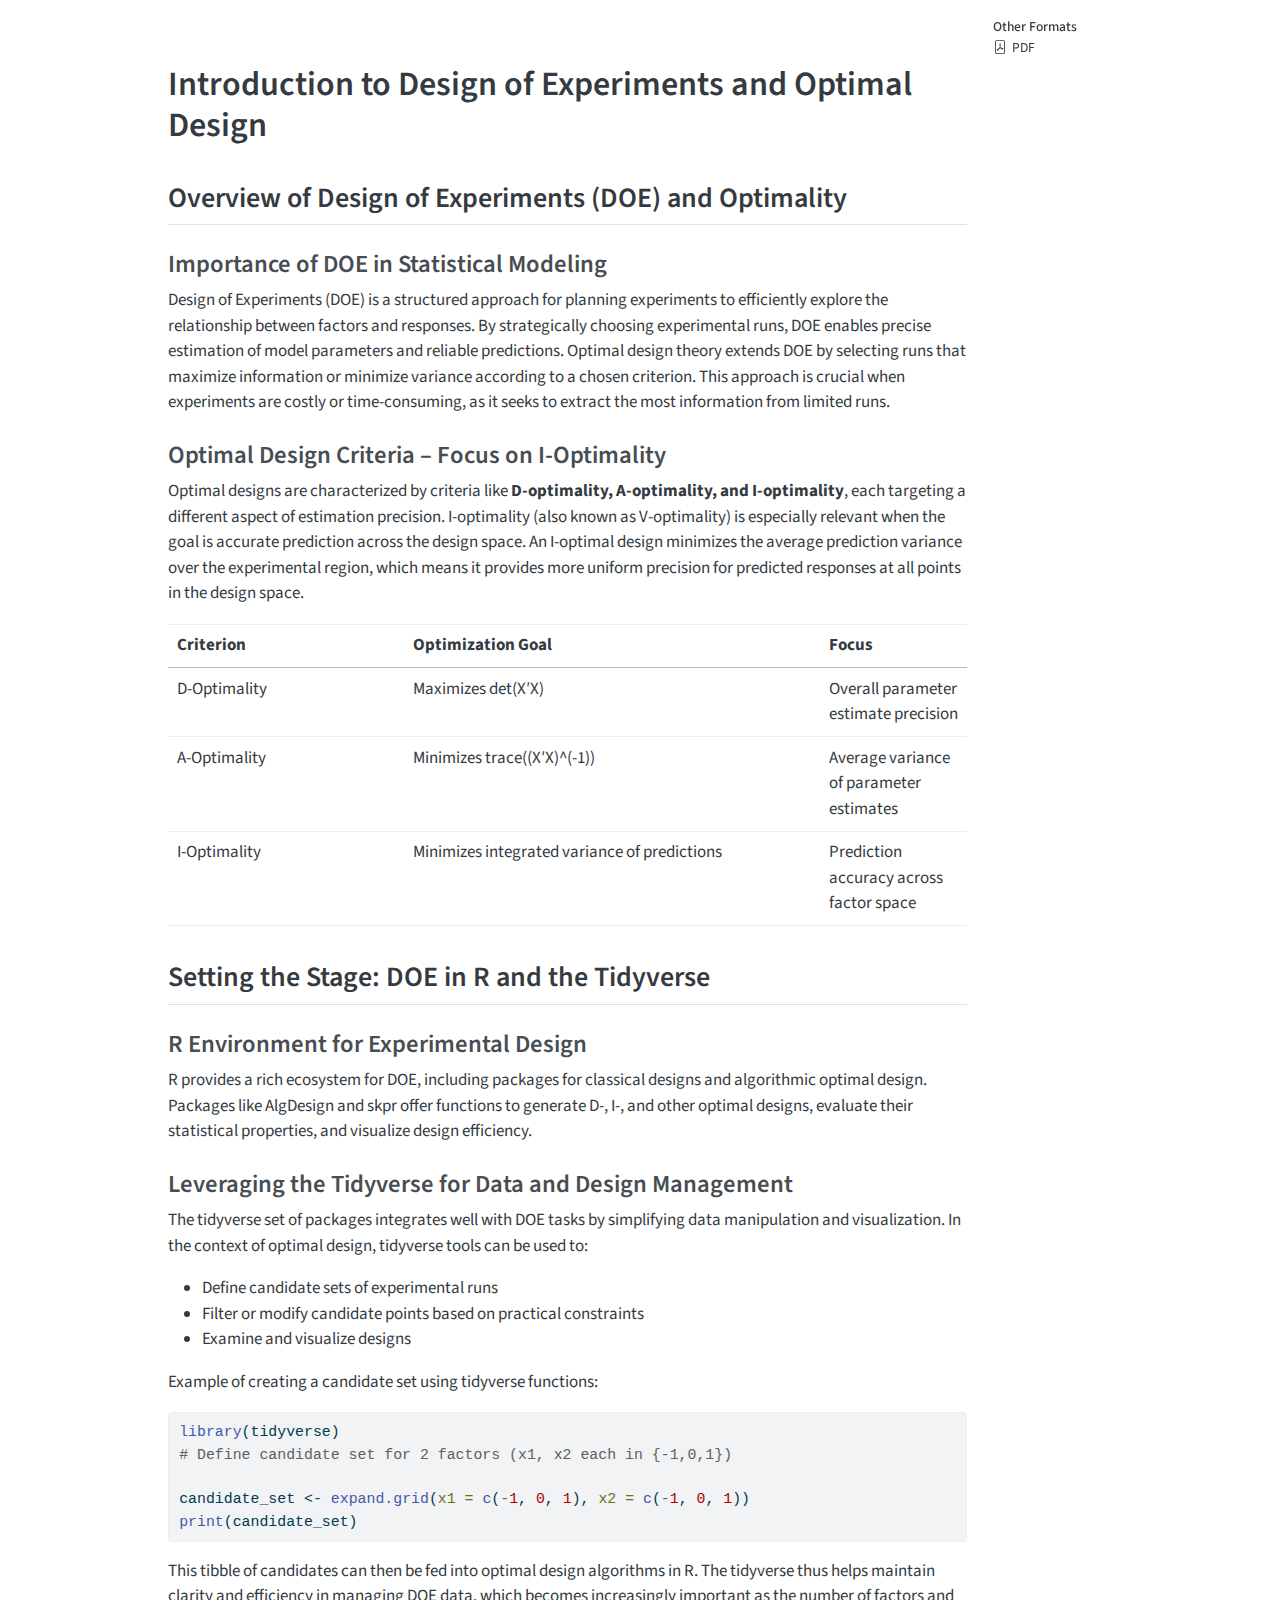
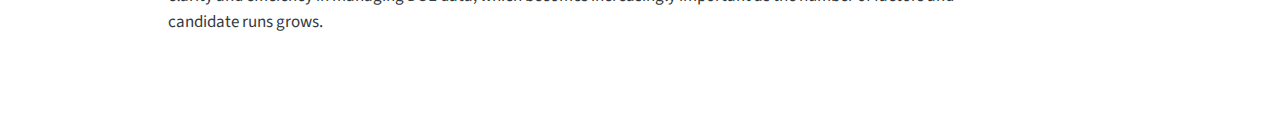
<file: 05_preface.html>
<!DOCTYPE html>
<html xmlns="http://www.w3.org/1999/xhtml" lang="en" xml:lang="en"><head>

<meta charset="utf-8">
<meta name="generator" content="quarto-1.5.57">

<meta name="viewport" content="width=device-width, initial-scale=1.0, user-scalable=yes">


<title>preface</title>
<style>
code{white-space: pre-wrap;}
span.smallcaps{font-variant: small-caps;}
div.columns{display: flex; gap: min(4vw, 1.5em);}
div.column{flex: auto; overflow-x: auto;}
div.hanging-indent{margin-left: 1.5em; text-indent: -1.5em;}
ul.task-list{list-style: none;}
ul.task-list li input[type="checkbox"] {
  width: 0.8em;
  margin: 0 0.8em 0.2em -1em; /* quarto-specific, see https://github.com/quarto-dev/quarto-cli/issues/4556 */ 
  vertical-align: middle;
}
/* CSS for syntax highlighting */
pre > code.sourceCode { white-space: pre; position: relative; }
pre > code.sourceCode > span { line-height: 1.25; }
pre > code.sourceCode > span:empty { height: 1.2em; }
.sourceCode { overflow: visible; }
code.sourceCode > span { color: inherit; text-decoration: inherit; }
div.sourceCode { margin: 1em 0; }
pre.sourceCode { margin: 0; }
@media screen {
div.sourceCode { overflow: auto; }
}
@media print {
pre > code.sourceCode { white-space: pre-wrap; }
pre > code.sourceCode > span { display: inline-block; text-indent: -5em; padding-left: 5em; }
}
pre.numberSource code
  { counter-reset: source-line 0; }
pre.numberSource code > span
  { position: relative; left: -4em; counter-increment: source-line; }
pre.numberSource code > span > a:first-child::before
  { content: counter(source-line);
    position: relative; left: -1em; text-align: right; vertical-align: baseline;
    border: none; display: inline-block;
    -webkit-touch-callout: none; -webkit-user-select: none;
    -khtml-user-select: none; -moz-user-select: none;
    -ms-user-select: none; user-select: none;
    padding: 0 4px; width: 4em;
  }
pre.numberSource { margin-left: 3em;  padding-left: 4px; }
div.sourceCode
  {   }
@media screen {
pre > code.sourceCode > span > a:first-child::before { text-decoration: underline; }
}
</style>


<script src="site_libs/quarto-nav/quarto-nav.js"></script>
<script src="site_libs/clipboard/clipboard.min.js"></script>
<script src="site_libs/quarto-search/autocomplete.umd.js"></script>
<script src="site_libs/quarto-search/fuse.min.js"></script>
<script src="site_libs/quarto-search/quarto-search.js"></script>
<meta name="quarto:offset" content="./">
<script src="site_libs/quarto-html/quarto.js"></script>
<script src="site_libs/quarto-html/popper.min.js"></script>
<script src="site_libs/quarto-html/tippy.umd.min.js"></script>
<script src="site_libs/quarto-html/anchor.min.js"></script>
<link href="site_libs/quarto-html/tippy.css" rel="stylesheet">
<link href="site_libs/quarto-html/quarto-syntax-highlighting.css" rel="stylesheet" id="quarto-text-highlighting-styles">
<script src="site_libs/bootstrap/bootstrap.min.js"></script>
<link href="site_libs/bootstrap/bootstrap-icons.css" rel="stylesheet">
<link href="site_libs/bootstrap/bootstrap.min.css" rel="stylesheet" id="quarto-bootstrap" data-mode="light">
<script id="quarto-search-options" type="application/json">{
  "location": "sidebar",
  "copy-button": false,
  "collapse-after": 3,
  "panel-placement": "start",
  "type": "textbox",
  "limit": 50,
  "keyboard-shortcut": [
    "f",
    "/",
    "s"
  ],
  "show-item-context": false,
  "language": {
    "search-no-results-text": "No results",
    "search-matching-documents-text": "matching documents",
    "search-copy-link-title": "Copy link to search",
    "search-hide-matches-text": "Hide additional matches",
    "search-more-match-text": "more match in this document",
    "search-more-matches-text": "more matches in this document",
    "search-clear-button-title": "Clear",
    "search-text-placeholder": "",
    "search-detached-cancel-button-title": "Cancel",
    "search-submit-button-title": "Submit",
    "search-label": "Search"
  }
}</script>


</head>

<body>

<div id="quarto-search-results"></div>
<!-- content -->
<div id="quarto-content" class="quarto-container page-columns page-rows-contents page-layout-article">
<!-- sidebar -->
<!-- margin-sidebar -->
    <div id="quarto-margin-sidebar" class="sidebar margin-sidebar">
        
    <div class="quarto-alternate-formats"><h2>Other Formats</h2><ul><li><a href="05_preface.pdf"><i class="bi bi-file-pdf"></i>PDF</a></li></ul></div></div>
<!-- main -->
<main class="content" id="quarto-document-content">




<section id="introduction-to-design-of-experiments-and-optimal-design" class="level1">
<h1>Introduction to Design of Experiments and Optimal Design</h1>
<section id="overview-of-design-of-experiments-doe-and-optimality" class="level2">
<h2 class="anchored" data-anchor-id="overview-of-design-of-experiments-doe-and-optimality">Overview of Design of Experiments (DOE) and Optimality</h2>
<section id="importance-of-doe-in-statistical-modeling" class="level3">
<h3 class="anchored" data-anchor-id="importance-of-doe-in-statistical-modeling">Importance of DOE in Statistical Modeling</h3>
<p>Design of Experiments (DOE) is a structured approach for planning experiments to efficiently explore the relationship between factors and responses. By strategically choosing experimental runs, DOE enables precise estimation of model parameters and reliable predictions. Optimal design theory extends DOE by selecting runs that maximize information or minimize variance according to a chosen criterion. This approach is crucial when experiments are costly or time-consuming, as it seeks to extract the most information from limited runs.</p>
</section>
<section id="optimal-design-criteria-focus-on-i-optimality" class="level3">
<h3 class="anchored" data-anchor-id="optimal-design-criteria-focus-on-i-optimality">Optimal Design Criteria – Focus on I-Optimality</h3>
<p>Optimal designs are characterized by criteria like <strong>D-optimality, A-optimality, and I-optimality</strong>, each targeting a different aspect of estimation precision. I-optimality (also known as V-optimality) is especially relevant when the goal is accurate prediction across the design space. An I-optimal design minimizes the average prediction variance over the experimental region, which means it provides more uniform precision for predicted responses at all points in the design space.</p>
<table class="caption-top table">
<colgroup>
<col style="width: 29%">
<col style="width: 51%">
<col style="width: 18%">
</colgroup>
<thead>
<tr class="header">
<th>Criterion</th>
<th>Optimization Goal</th>
<th>Focus</th>
</tr>
</thead>
<tbody>
<tr class="odd">
<td>D-Optimality</td>
<td>Maximizes det(X′X)</td>
<td>Overall parameter estimate precision</td>
</tr>
<tr class="even">
<td>A-Optimality</td>
<td>Minimizes trace((X′X)^(-1))</td>
<td>Average variance of parameter estimates</td>
</tr>
<tr class="odd">
<td>I-Optimality</td>
<td>Minimizes integrated variance of predictions</td>
<td>Prediction accuracy across factor space</td>
</tr>
</tbody>
</table>
</section>
</section>
<section id="setting-the-stage-doe-in-r-and-the-tidyverse" class="level2">
<h2 class="anchored" data-anchor-id="setting-the-stage-doe-in-r-and-the-tidyverse">Setting the Stage: DOE in R and the Tidyverse</h2>
<section id="r-environment-for-experimental-design" class="level3">
<h3 class="anchored" data-anchor-id="r-environment-for-experimental-design">R Environment for Experimental Design</h3>
<p>R provides a rich ecosystem for DOE, including packages for classical designs and algorithmic optimal design. Packages like AlgDesign and skpr offer functions to generate D-, I-, and other optimal designs, evaluate their statistical properties, and visualize design efficiency.</p>
</section>
<section id="leveraging-the-tidyverse-for-data-and-design-management" class="level3">
<h3 class="anchored" data-anchor-id="leveraging-the-tidyverse-for-data-and-design-management">Leveraging the Tidyverse for Data and Design Management</h3>
<p>The tidyverse set of packages integrates well with DOE tasks by simplifying data manipulation and visualization. In the context of optimal design, tidyverse tools can be used to:</p>
<ul>
<li>Define candidate sets of experimental runs</li>
<li>Filter or modify candidate points based on practical constraints</li>
<li>Examine and visualize designs</li>
</ul>
<p>Example of creating a candidate set using tidyverse functions:</p>
<div class="cell">
<div class="sourceCode cell-code" id="cb1"><pre class="sourceCode r code-with-copy"><code class="sourceCode r"><span id="cb1-1"><a href="#cb1-1" aria-hidden="true" tabindex="-1"></a><span class="fu">library</span>(tidyverse)</span>
<span id="cb1-2"><a href="#cb1-2" aria-hidden="true" tabindex="-1"></a><span class="co"># Define candidate set for 2 factors (x1, x2 each in {-1,0,1})</span></span>
<span id="cb1-3"><a href="#cb1-3" aria-hidden="true" tabindex="-1"></a></span>
<span id="cb1-4"><a href="#cb1-4" aria-hidden="true" tabindex="-1"></a>candidate_set <span class="ot">&lt;-</span> <span class="fu">expand.grid</span>(<span class="at">x1 =</span> <span class="fu">c</span>(<span class="sc">-</span><span class="dv">1</span>, <span class="dv">0</span>, <span class="dv">1</span>), <span class="at">x2 =</span> <span class="fu">c</span>(<span class="sc">-</span><span class="dv">1</span>, <span class="dv">0</span>, <span class="dv">1</span>))</span>
<span id="cb1-5"><a href="#cb1-5" aria-hidden="true" tabindex="-1"></a><span class="fu">print</span>(candidate_set)</span></code><button title="Copy to Clipboard" class="code-copy-button"><i class="bi"></i></button></pre></div>
</div>
<p>This tibble of candidates can then be fed into optimal design algorithms in R. The tidyverse thus helps maintain clarity and efficiency in managing DOE data, which becomes increasingly important as the number of factors and candidate runs grows.</p>


</section>
</section>
</section>

</main> <!-- /main -->
<script id="quarto-html-after-body" type="application/javascript">
window.document.addEventListener("DOMContentLoaded", function (event) {
  const toggleBodyColorMode = (bsSheetEl) => {
    const mode = bsSheetEl.getAttribute("data-mode");
    const bodyEl = window.document.querySelector("body");
    if (mode === "dark") {
      bodyEl.classList.add("quarto-dark");
      bodyEl.classList.remove("quarto-light");
    } else {
      bodyEl.classList.add("quarto-light");
      bodyEl.classList.remove("quarto-dark");
    }
  }
  const toggleBodyColorPrimary = () => {
    const bsSheetEl = window.document.querySelector("link#quarto-bootstrap");
    if (bsSheetEl) {
      toggleBodyColorMode(bsSheetEl);
    }
  }
  toggleBodyColorPrimary();  
  const icon = "";
  const anchorJS = new window.AnchorJS();
  anchorJS.options = {
    placement: 'right',
    icon: icon
  };
  anchorJS.add('.anchored');
  const isCodeAnnotation = (el) => {
    for (const clz of el.classList) {
      if (clz.startsWith('code-annotation-')) {                     
        return true;
      }
    }
    return false;
  }
  const onCopySuccess = function(e) {
    // button target
    const button = e.trigger;
    // don't keep focus
    button.blur();
    // flash "checked"
    button.classList.add('code-copy-button-checked');
    var currentTitle = button.getAttribute("title");
    button.setAttribute("title", "Copied!");
    let tooltip;
    if (window.bootstrap) {
      button.setAttribute("data-bs-toggle", "tooltip");
      button.setAttribute("data-bs-placement", "left");
      button.setAttribute("data-bs-title", "Copied!");
      tooltip = new bootstrap.Tooltip(button, 
        { trigger: "manual", 
          customClass: "code-copy-button-tooltip",
          offset: [0, -8]});
      tooltip.show();    
    }
    setTimeout(function() {
      if (tooltip) {
        tooltip.hide();
        button.removeAttribute("data-bs-title");
        button.removeAttribute("data-bs-toggle");
        button.removeAttribute("data-bs-placement");
      }
      button.setAttribute("title", currentTitle);
      button.classList.remove('code-copy-button-checked');
    }, 1000);
    // clear code selection
    e.clearSelection();
  }
  const getTextToCopy = function(trigger) {
      const codeEl = trigger.previousElementSibling.cloneNode(true);
      for (const childEl of codeEl.children) {
        if (isCodeAnnotation(childEl)) {
          childEl.remove();
        }
      }
      return codeEl.innerText;
  }
  const clipboard = new window.ClipboardJS('.code-copy-button:not([data-in-quarto-modal])', {
    text: getTextToCopy
  });
  clipboard.on('success', onCopySuccess);
  if (window.document.getElementById('quarto-embedded-source-code-modal')) {
    // For code content inside modals, clipBoardJS needs to be initialized with a container option
    // TODO: Check when it could be a function (https://github.com/zenorocha/clipboard.js/issues/860)
    const clipboardModal = new window.ClipboardJS('.code-copy-button[data-in-quarto-modal]', {
      text: getTextToCopy,
      container: window.document.getElementById('quarto-embedded-source-code-modal')
    });
    clipboardModal.on('success', onCopySuccess);
  }
    var localhostRegex = new RegExp(/^(?:http|https):\/\/localhost\:?[0-9]*\//);
    var mailtoRegex = new RegExp(/^mailto:/);
      var filterRegex = new RegExp("https:\/\/amannars\.github\.io\/i_optimal_design\/");
    var isInternal = (href) => {
        return filterRegex.test(href) || localhostRegex.test(href) || mailtoRegex.test(href);
    }
    // Inspect non-navigation links and adorn them if external
 	var links = window.document.querySelectorAll('a[href]:not(.nav-link):not(.navbar-brand):not(.toc-action):not(.sidebar-link):not(.sidebar-item-toggle):not(.pagination-link):not(.no-external):not([aria-hidden]):not(.dropdown-item):not(.quarto-navigation-tool):not(.about-link)');
    for (var i=0; i<links.length; i++) {
      const link = links[i];
      if (!isInternal(link.href)) {
        // undo the damage that might have been done by quarto-nav.js in the case of
        // links that we want to consider external
        if (link.dataset.originalHref !== undefined) {
          link.href = link.dataset.originalHref;
        }
      }
    }
  function tippyHover(el, contentFn, onTriggerFn, onUntriggerFn) {
    const config = {
      allowHTML: true,
      maxWidth: 500,
      delay: 100,
      arrow: false,
      appendTo: function(el) {
          return el.parentElement;
      },
      interactive: true,
      interactiveBorder: 10,
      theme: 'quarto',
      placement: 'bottom-start',
    };
    if (contentFn) {
      config.content = contentFn;
    }
    if (onTriggerFn) {
      config.onTrigger = onTriggerFn;
    }
    if (onUntriggerFn) {
      config.onUntrigger = onUntriggerFn;
    }
    window.tippy(el, config); 
  }
  const noterefs = window.document.querySelectorAll('a[role="doc-noteref"]');
  for (var i=0; i<noterefs.length; i++) {
    const ref = noterefs[i];
    tippyHover(ref, function() {
      // use id or data attribute instead here
      let href = ref.getAttribute('data-footnote-href') || ref.getAttribute('href');
      try { href = new URL(href).hash; } catch {}
      const id = href.replace(/^#\/?/, "");
      const note = window.document.getElementById(id);
      if (note) {
        return note.innerHTML;
      } else {
        return "";
      }
    });
  }
  const xrefs = window.document.querySelectorAll('a.quarto-xref');
  const processXRef = (id, note) => {
    // Strip column container classes
    const stripColumnClz = (el) => {
      el.classList.remove("page-full", "page-columns");
      if (el.children) {
        for (const child of el.children) {
          stripColumnClz(child);
        }
      }
    }
    stripColumnClz(note)
    if (id === null || id.startsWith('sec-')) {
      // Special case sections, only their first couple elements
      const container = document.createElement("div");
      if (note.children && note.children.length > 2) {
        container.appendChild(note.children[0].cloneNode(true));
        for (let i = 1; i < note.children.length; i++) {
          const child = note.children[i];
          if (child.tagName === "P" && child.innerText === "") {
            continue;
          } else {
            container.appendChild(child.cloneNode(true));
            break;
          }
        }
        if (window.Quarto?.typesetMath) {
          window.Quarto.typesetMath(container);
        }
        return container.innerHTML
      } else {
        if (window.Quarto?.typesetMath) {
          window.Quarto.typesetMath(note);
        }
        return note.innerHTML;
      }
    } else {
      // Remove any anchor links if they are present
      const anchorLink = note.querySelector('a.anchorjs-link');
      if (anchorLink) {
        anchorLink.remove();
      }
      if (window.Quarto?.typesetMath) {
        window.Quarto.typesetMath(note);
      }
      // TODO in 1.5, we should make sure this works without a callout special case
      if (note.classList.contains("callout")) {
        return note.outerHTML;
      } else {
        return note.innerHTML;
      }
    }
  }
  for (var i=0; i<xrefs.length; i++) {
    const xref = xrefs[i];
    tippyHover(xref, undefined, function(instance) {
      instance.disable();
      let url = xref.getAttribute('href');
      let hash = undefined; 
      if (url.startsWith('#')) {
        hash = url;
      } else {
        try { hash = new URL(url).hash; } catch {}
      }
      if (hash) {
        const id = hash.replace(/^#\/?/, "");
        const note = window.document.getElementById(id);
        if (note !== null) {
          try {
            const html = processXRef(id, note.cloneNode(true));
            instance.setContent(html);
          } finally {
            instance.enable();
            instance.show();
          }
        } else {
          // See if we can fetch this
          fetch(url.split('#')[0])
          .then(res => res.text())
          .then(html => {
            const parser = new DOMParser();
            const htmlDoc = parser.parseFromString(html, "text/html");
            const note = htmlDoc.getElementById(id);
            if (note !== null) {
              const html = processXRef(id, note);
              instance.setContent(html);
            } 
          }).finally(() => {
            instance.enable();
            instance.show();
          });
        }
      } else {
        // See if we can fetch a full url (with no hash to target)
        // This is a special case and we should probably do some content thinning / targeting
        fetch(url)
        .then(res => res.text())
        .then(html => {
          const parser = new DOMParser();
          const htmlDoc = parser.parseFromString(html, "text/html");
          const note = htmlDoc.querySelector('main.content');
          if (note !== null) {
            // This should only happen for chapter cross references
            // (since there is no id in the URL)
            // remove the first header
            if (note.children.length > 0 && note.children[0].tagName === "HEADER") {
              note.children[0].remove();
            }
            const html = processXRef(null, note);
            instance.setContent(html);
          } 
        }).finally(() => {
          instance.enable();
          instance.show();
        });
      }
    }, function(instance) {
    });
  }
      let selectedAnnoteEl;
      const selectorForAnnotation = ( cell, annotation) => {
        let cellAttr = 'data-code-cell="' + cell + '"';
        let lineAttr = 'data-code-annotation="' +  annotation + '"';
        const selector = 'span[' + cellAttr + '][' + lineAttr + ']';
        return selector;
      }
      const selectCodeLines = (annoteEl) => {
        const doc = window.document;
        const targetCell = annoteEl.getAttribute("data-target-cell");
        const targetAnnotation = annoteEl.getAttribute("data-target-annotation");
        const annoteSpan = window.document.querySelector(selectorForAnnotation(targetCell, targetAnnotation));
        const lines = annoteSpan.getAttribute("data-code-lines").split(",");
        const lineIds = lines.map((line) => {
          return targetCell + "-" + line;
        })
        let top = null;
        let height = null;
        let parent = null;
        if (lineIds.length > 0) {
            //compute the position of the single el (top and bottom and make a div)
            const el = window.document.getElementById(lineIds[0]);
            top = el.offsetTop;
            height = el.offsetHeight;
            parent = el.parentElement.parentElement;
          if (lineIds.length > 1) {
            const lastEl = window.document.getElementById(lineIds[lineIds.length - 1]);
            const bottom = lastEl.offsetTop + lastEl.offsetHeight;
            height = bottom - top;
          }
          if (top !== null && height !== null && parent !== null) {
            // cook up a div (if necessary) and position it 
            let div = window.document.getElementById("code-annotation-line-highlight");
            if (div === null) {
              div = window.document.createElement("div");
              div.setAttribute("id", "code-annotation-line-highlight");
              div.style.position = 'absolute';
              parent.appendChild(div);
            }
            div.style.top = top - 2 + "px";
            div.style.height = height + 4 + "px";
            div.style.left = 0;
            let gutterDiv = window.document.getElementById("code-annotation-line-highlight-gutter");
            if (gutterDiv === null) {
              gutterDiv = window.document.createElement("div");
              gutterDiv.setAttribute("id", "code-annotation-line-highlight-gutter");
              gutterDiv.style.position = 'absolute';
              const codeCell = window.document.getElementById(targetCell);
              const gutter = codeCell.querySelector('.code-annotation-gutter');
              gutter.appendChild(gutterDiv);
            }
            gutterDiv.style.top = top - 2 + "px";
            gutterDiv.style.height = height + 4 + "px";
          }
          selectedAnnoteEl = annoteEl;
        }
      };
      const unselectCodeLines = () => {
        const elementsIds = ["code-annotation-line-highlight", "code-annotation-line-highlight-gutter"];
        elementsIds.forEach((elId) => {
          const div = window.document.getElementById(elId);
          if (div) {
            div.remove();
          }
        });
        selectedAnnoteEl = undefined;
      };
        // Handle positioning of the toggle
    window.addEventListener(
      "resize",
      throttle(() => {
        elRect = undefined;
        if (selectedAnnoteEl) {
          selectCodeLines(selectedAnnoteEl);
        }
      }, 10)
    );
    function throttle(fn, ms) {
    let throttle = false;
    let timer;
      return (...args) => {
        if(!throttle) { // first call gets through
            fn.apply(this, args);
            throttle = true;
        } else { // all the others get throttled
            if(timer) clearTimeout(timer); // cancel #2
            timer = setTimeout(() => {
              fn.apply(this, args);
              timer = throttle = false;
            }, ms);
        }
      };
    }
      // Attach click handler to the DT
      const annoteDls = window.document.querySelectorAll('dt[data-target-cell]');
      for (const annoteDlNode of annoteDls) {
        annoteDlNode.addEventListener('click', (event) => {
          const clickedEl = event.target;
          if (clickedEl !== selectedAnnoteEl) {
            unselectCodeLines();
            const activeEl = window.document.querySelector('dt[data-target-cell].code-annotation-active');
            if (activeEl) {
              activeEl.classList.remove('code-annotation-active');
            }
            selectCodeLines(clickedEl);
            clickedEl.classList.add('code-annotation-active');
          } else {
            // Unselect the line
            unselectCodeLines();
            clickedEl.classList.remove('code-annotation-active');
          }
        });
      }
  const findCites = (el) => {
    const parentEl = el.parentElement;
    if (parentEl) {
      const cites = parentEl.dataset.cites;
      if (cites) {
        return {
          el,
          cites: cites.split(' ')
        };
      } else {
        return findCites(el.parentElement)
      }
    } else {
      return undefined;
    }
  };
  var bibliorefs = window.document.querySelectorAll('a[role="doc-biblioref"]');
  for (var i=0; i<bibliorefs.length; i++) {
    const ref = bibliorefs[i];
    const citeInfo = findCites(ref);
    if (citeInfo) {
      tippyHover(citeInfo.el, function() {
        var popup = window.document.createElement('div');
        citeInfo.cites.forEach(function(cite) {
          var citeDiv = window.document.createElement('div');
          citeDiv.classList.add('hanging-indent');
          citeDiv.classList.add('csl-entry');
          var biblioDiv = window.document.getElementById('ref-' + cite);
          if (biblioDiv) {
            citeDiv.innerHTML = biblioDiv.innerHTML;
          }
          popup.appendChild(citeDiv);
        });
        return popup.innerHTML;
      });
    }
  }
});
</script>
</div> <!-- /content -->




</body></html>
</file>
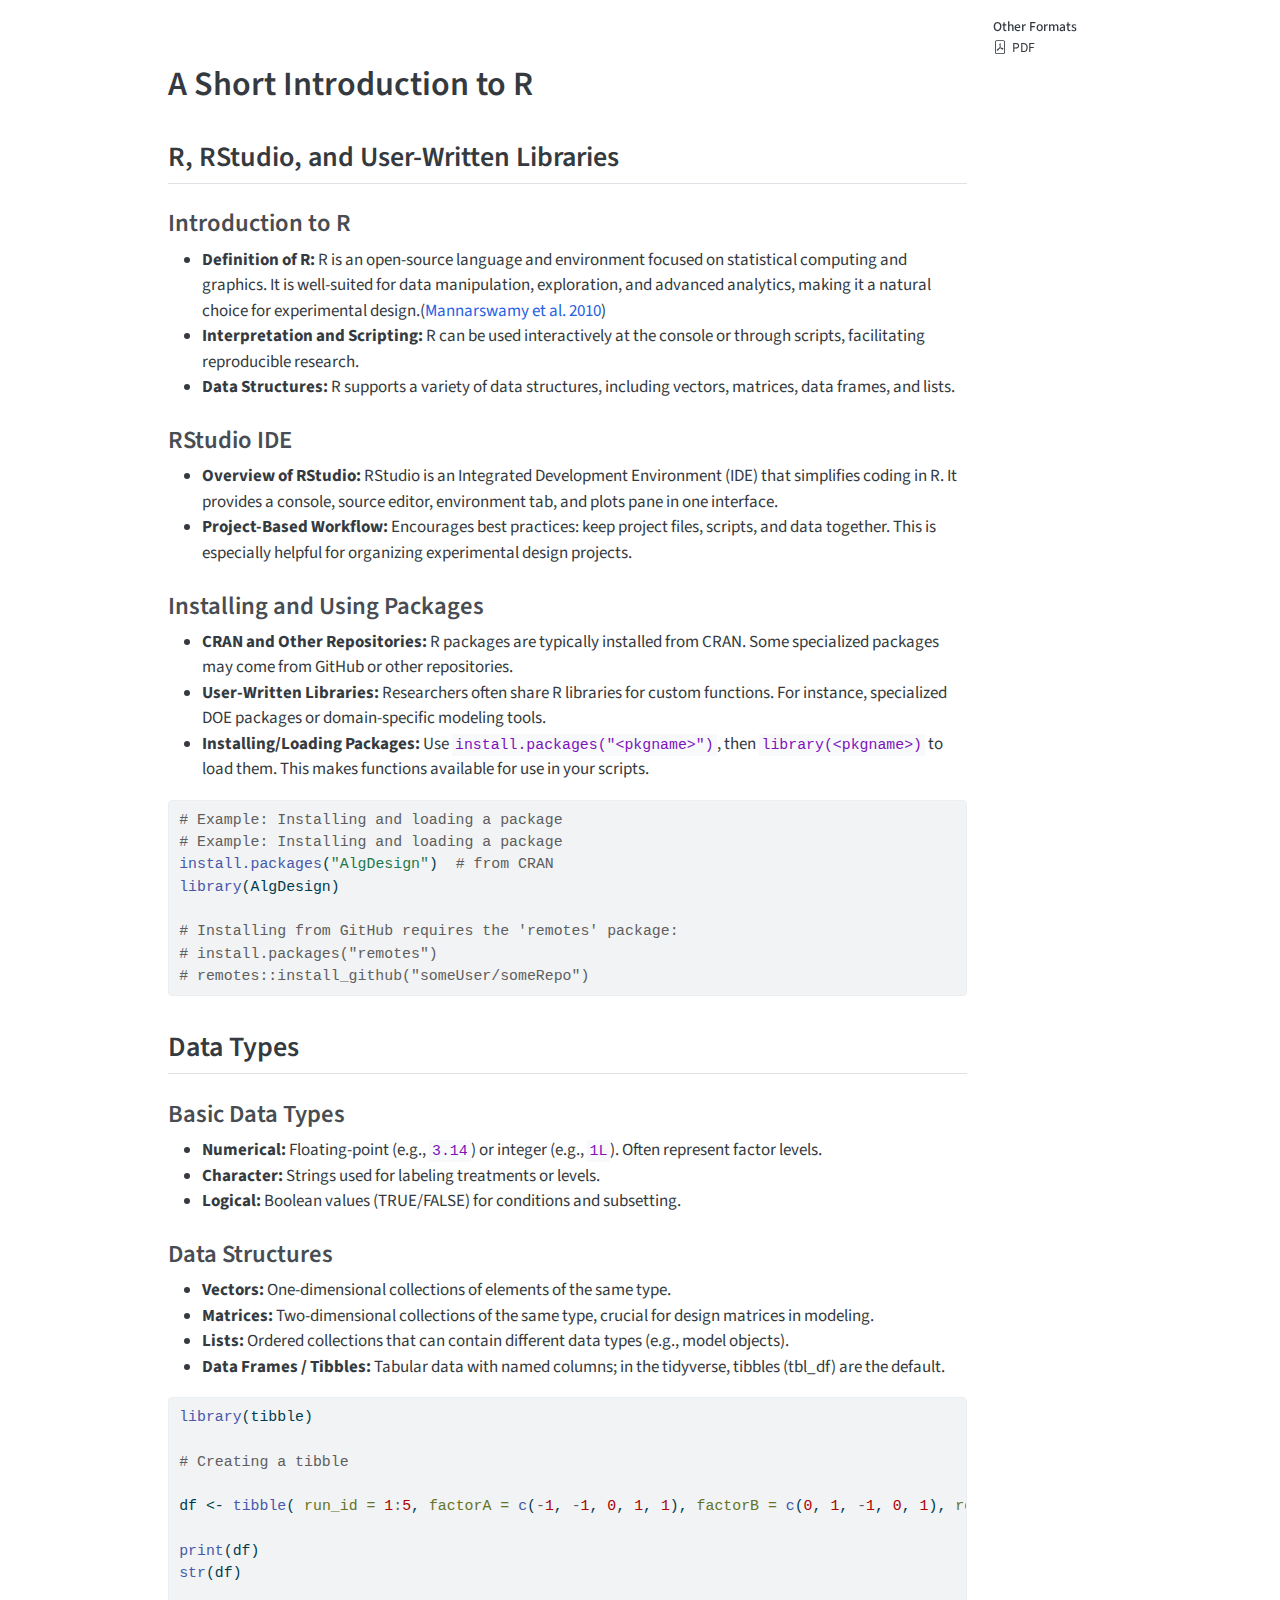
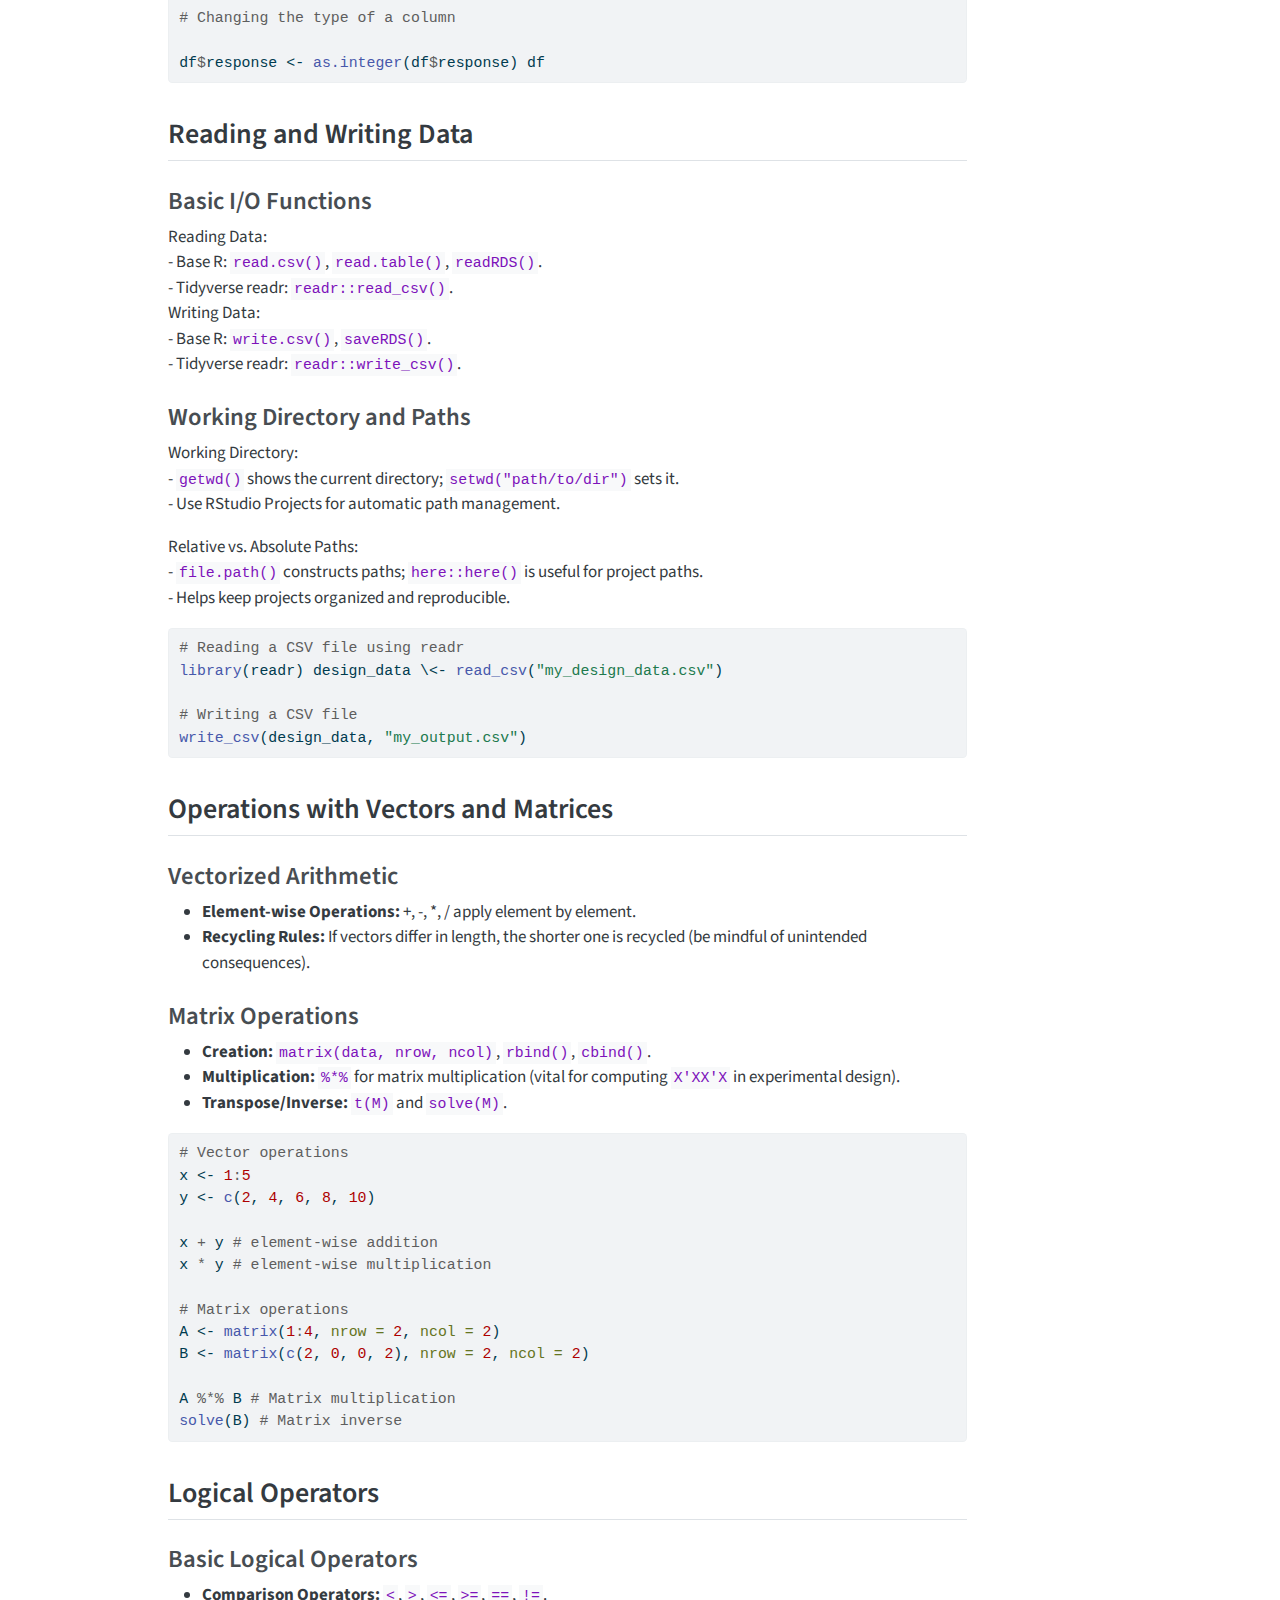
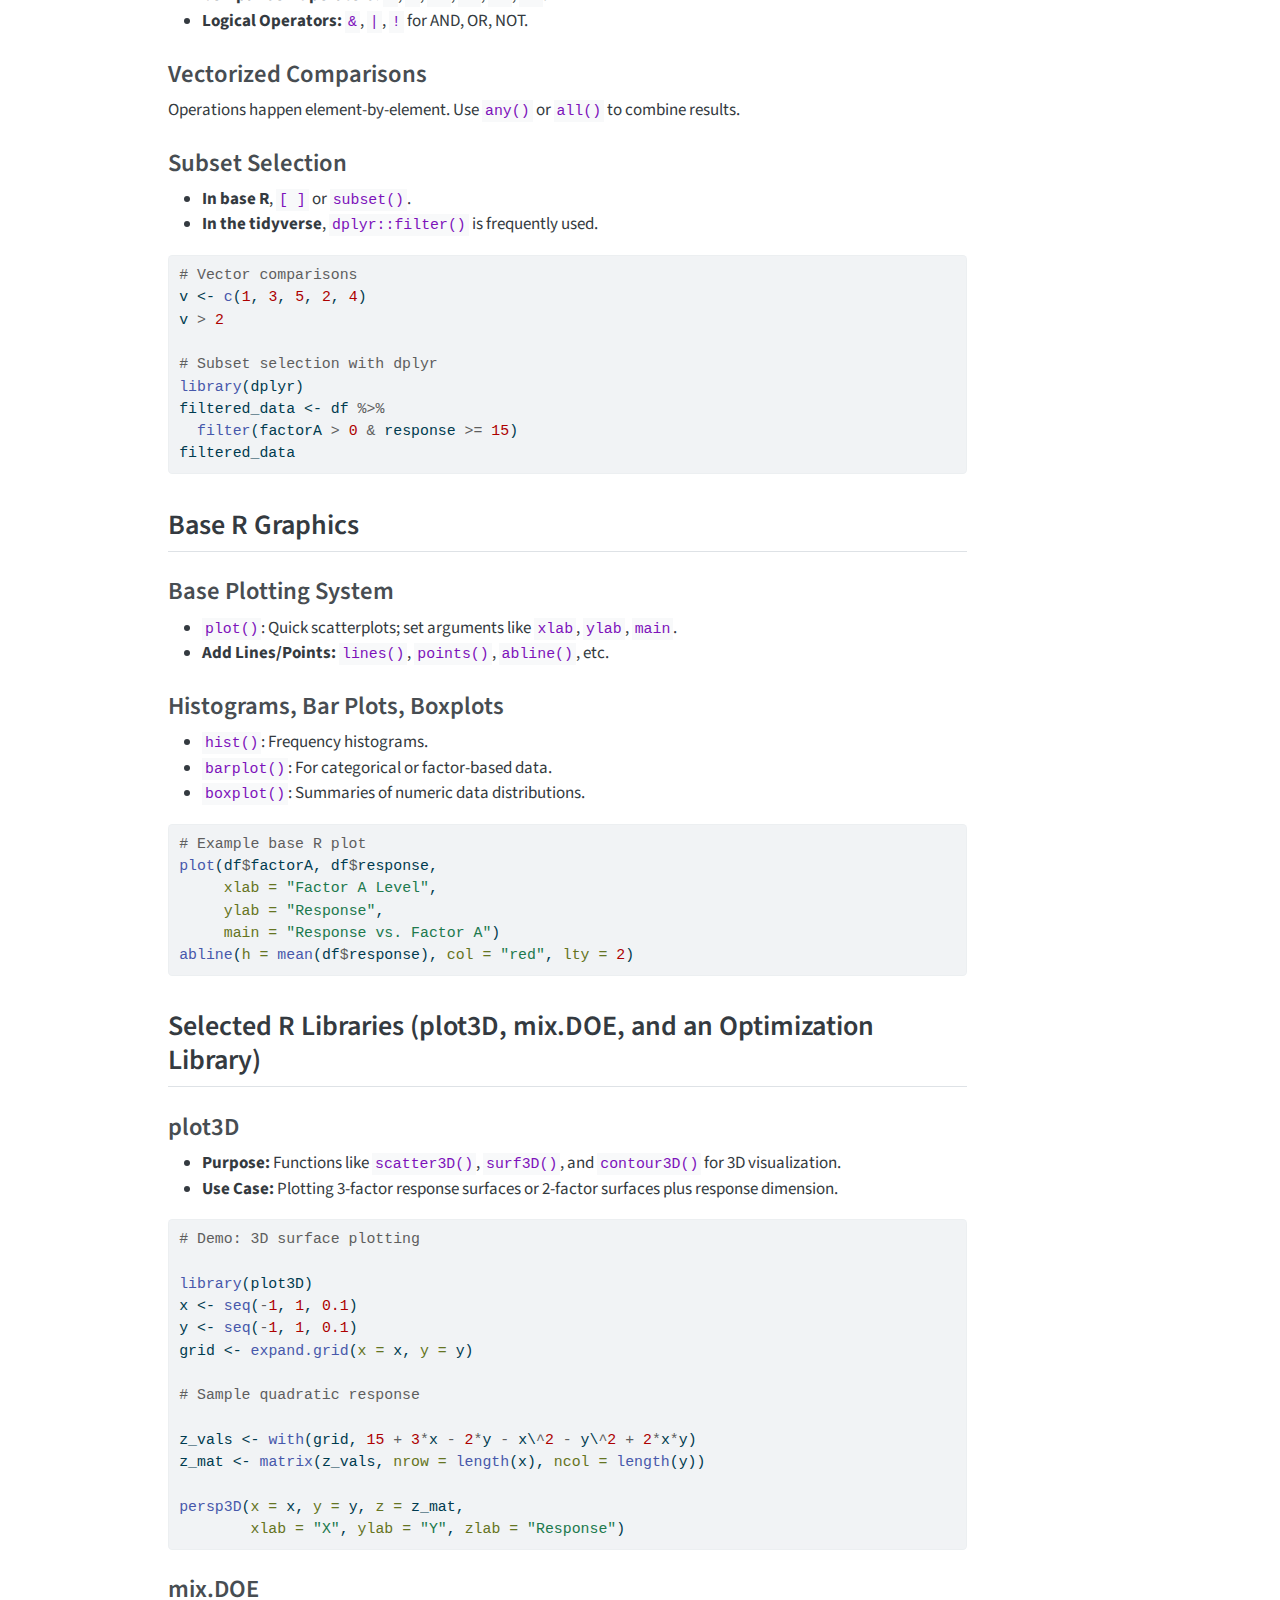
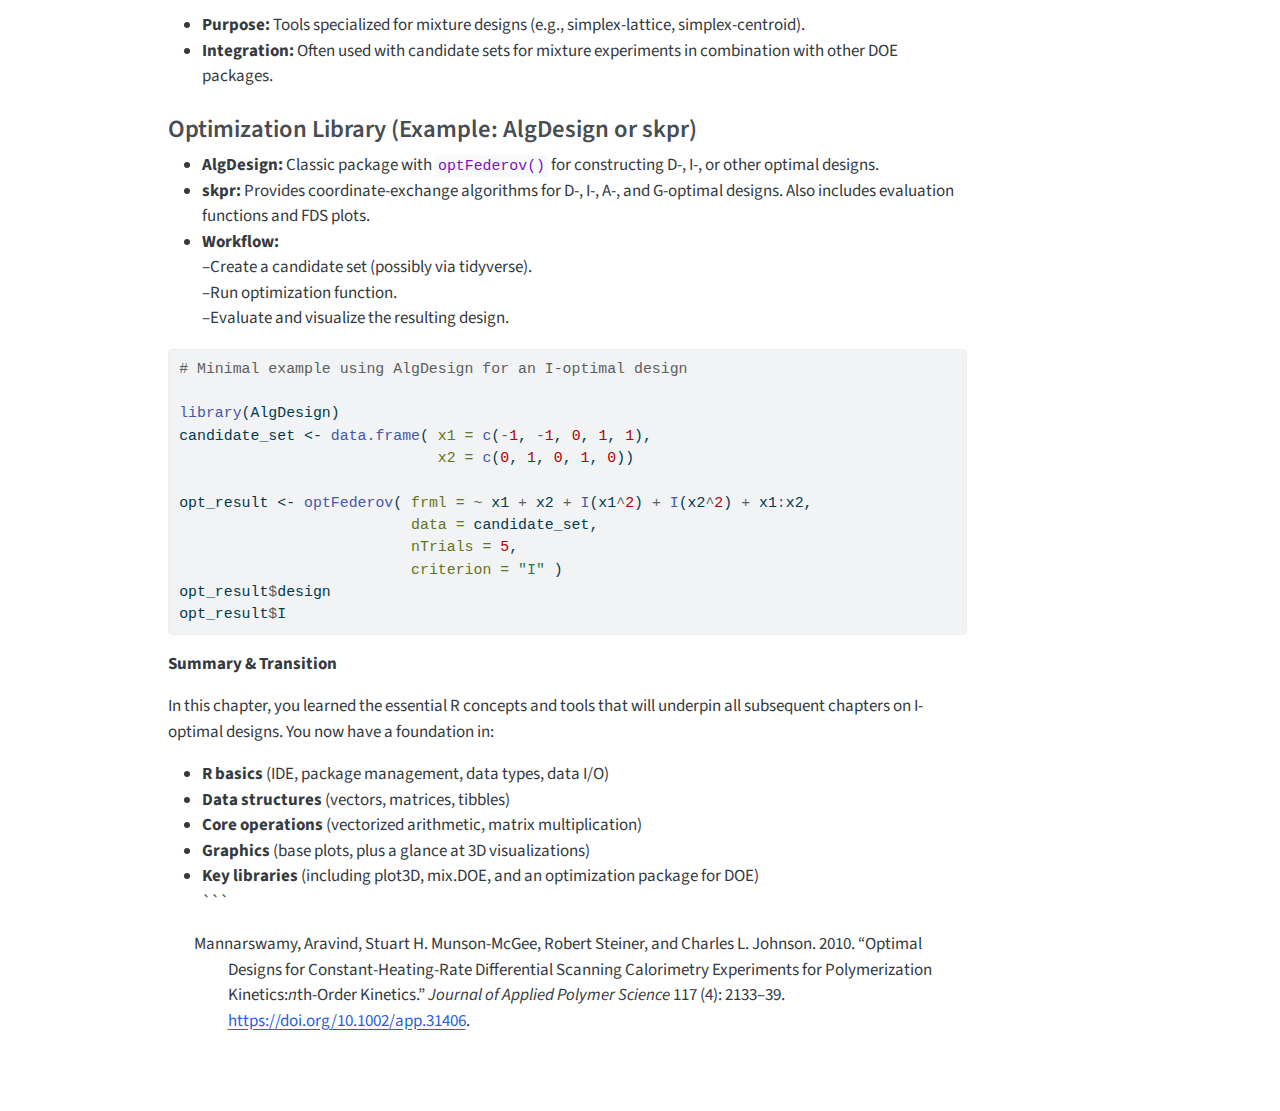
<file: 10_intro_to_r.html>
<!DOCTYPE html>
<html xmlns="http://www.w3.org/1999/xhtml" lang="en" xml:lang="en"><head>

<meta charset="utf-8">
<meta name="generator" content="quarto-1.5.57">

<meta name="viewport" content="width=device-width, initial-scale=1.0, user-scalable=yes">


<title>intro_to_r</title>
<style>
code{white-space: pre-wrap;}
span.smallcaps{font-variant: small-caps;}
div.columns{display: flex; gap: min(4vw, 1.5em);}
div.column{flex: auto; overflow-x: auto;}
div.hanging-indent{margin-left: 1.5em; text-indent: -1.5em;}
ul.task-list{list-style: none;}
ul.task-list li input[type="checkbox"] {
  width: 0.8em;
  margin: 0 0.8em 0.2em -1em; /* quarto-specific, see https://github.com/quarto-dev/quarto-cli/issues/4556 */ 
  vertical-align: middle;
}
/* CSS for syntax highlighting */
pre > code.sourceCode { white-space: pre; position: relative; }
pre > code.sourceCode > span { line-height: 1.25; }
pre > code.sourceCode > span:empty { height: 1.2em; }
.sourceCode { overflow: visible; }
code.sourceCode > span { color: inherit; text-decoration: inherit; }
div.sourceCode { margin: 1em 0; }
pre.sourceCode { margin: 0; }
@media screen {
div.sourceCode { overflow: auto; }
}
@media print {
pre > code.sourceCode { white-space: pre-wrap; }
pre > code.sourceCode > span { display: inline-block; text-indent: -5em; padding-left: 5em; }
}
pre.numberSource code
  { counter-reset: source-line 0; }
pre.numberSource code > span
  { position: relative; left: -4em; counter-increment: source-line; }
pre.numberSource code > span > a:first-child::before
  { content: counter(source-line);
    position: relative; left: -1em; text-align: right; vertical-align: baseline;
    border: none; display: inline-block;
    -webkit-touch-callout: none; -webkit-user-select: none;
    -khtml-user-select: none; -moz-user-select: none;
    -ms-user-select: none; user-select: none;
    padding: 0 4px; width: 4em;
  }
pre.numberSource { margin-left: 3em;  padding-left: 4px; }
div.sourceCode
  {   }
@media screen {
pre > code.sourceCode > span > a:first-child::before { text-decoration: underline; }
}
/* CSS for citations */
div.csl-bib-body { }
div.csl-entry {
  clear: both;
  margin-bottom: 0em;
}
.hanging-indent div.csl-entry {
  margin-left:2em;
  text-indent:-2em;
}
div.csl-left-margin {
  min-width:2em;
  float:left;
}
div.csl-right-inline {
  margin-left:2em;
  padding-left:1em;
}
div.csl-indent {
  margin-left: 2em;
}</style>


<script src="site_libs/quarto-nav/quarto-nav.js"></script>
<script src="site_libs/clipboard/clipboard.min.js"></script>
<script src="site_libs/quarto-search/autocomplete.umd.js"></script>
<script src="site_libs/quarto-search/fuse.min.js"></script>
<script src="site_libs/quarto-search/quarto-search.js"></script>
<meta name="quarto:offset" content="./">
<script src="site_libs/quarto-html/quarto.js"></script>
<script src="site_libs/quarto-html/popper.min.js"></script>
<script src="site_libs/quarto-html/tippy.umd.min.js"></script>
<script src="site_libs/quarto-html/anchor.min.js"></script>
<link href="site_libs/quarto-html/tippy.css" rel="stylesheet">
<link href="site_libs/quarto-html/quarto-syntax-highlighting.css" rel="stylesheet" id="quarto-text-highlighting-styles">
<script src="site_libs/bootstrap/bootstrap.min.js"></script>
<link href="site_libs/bootstrap/bootstrap-icons.css" rel="stylesheet">
<link href="site_libs/bootstrap/bootstrap.min.css" rel="stylesheet" id="quarto-bootstrap" data-mode="light">
<script id="quarto-search-options" type="application/json">{
  "location": "sidebar",
  "copy-button": false,
  "collapse-after": 3,
  "panel-placement": "start",
  "type": "textbox",
  "limit": 50,
  "keyboard-shortcut": [
    "f",
    "/",
    "s"
  ],
  "show-item-context": false,
  "language": {
    "search-no-results-text": "No results",
    "search-matching-documents-text": "matching documents",
    "search-copy-link-title": "Copy link to search",
    "search-hide-matches-text": "Hide additional matches",
    "search-more-match-text": "more match in this document",
    "search-more-matches-text": "more matches in this document",
    "search-clear-button-title": "Clear",
    "search-text-placeholder": "",
    "search-detached-cancel-button-title": "Cancel",
    "search-submit-button-title": "Submit",
    "search-label": "Search"
  }
}</script>


</head>

<body>

<div id="quarto-search-results"></div>
<!-- content -->
<div id="quarto-content" class="quarto-container page-columns page-rows-contents page-layout-article">
<!-- sidebar -->
<!-- margin-sidebar -->
    <div id="quarto-margin-sidebar" class="sidebar margin-sidebar">
        
    <div class="quarto-alternate-formats"><h2>Other Formats</h2><ul><li><a href="10_intro_to_r.pdf"><i class="bi bi-file-pdf"></i>PDF</a></li></ul></div></div>
<!-- main -->
<main class="content" id="quarto-document-content">




<section id="a-short-introduction-to-r" class="level1">
<h1>A Short Introduction to R</h1>
<section id="r-rstudio-and-user-written-libraries" class="level2">
<h2 class="anchored" data-anchor-id="r-rstudio-and-user-written-libraries">R, RStudio, and User-Written Libraries</h2>
<section id="introduction-to-r" class="level3">
<h3 class="anchored" data-anchor-id="introduction-to-r">Introduction to R</h3>
<ul>
<li><strong>Definition of R:</strong> R is an open-source language and environment focused on statistical computing and graphics. It is well-suited for data manipulation, exploration, and advanced analytics, making it a natural choice for experimental design.<span class="citation" data-cites="mannarswamy2010a">(<a href="#ref-mannarswamy2010a" role="doc-biblioref">Mannarswamy et al. 2010</a>)</span></li>
<li><strong>Interpretation and Scripting:</strong> R can be used interactively at the console or through scripts, facilitating reproducible research.</li>
<li><strong>Data Structures:</strong> R supports a variety of data structures, including vectors, matrices, data frames, and lists.</li>
</ul>
</section>
<section id="rstudio-ide" class="level3">
<h3 class="anchored" data-anchor-id="rstudio-ide">RStudio IDE</h3>
<ul>
<li><strong>Overview of RStudio:</strong> RStudio is an Integrated Development Environment (IDE) that simplifies coding in R. It provides a console, source editor, environment tab, and plots pane in one interface.</li>
<li><strong>Project-Based Workflow:</strong> Encourages best practices: keep project files, scripts, and data together. This is especially helpful for organizing experimental design projects.</li>
</ul>
</section>
<section id="installing-and-using-packages" class="level3">
<h3 class="anchored" data-anchor-id="installing-and-using-packages">Installing and Using Packages</h3>
<ul>
<li><strong>CRAN and Other Repositories:</strong> R packages are typically installed from CRAN. Some specialized packages may come from GitHub or other repositories.</li>
<li><strong>User-Written Libraries:</strong> Researchers often share R libraries for custom functions. For instance, specialized DOE packages or domain-specific modeling tools.</li>
<li><strong>Installing/Loading Packages:</strong> Use <code>install.packages("&lt;pkgname&gt;")</code>, then <code>library(&lt;pkgname&gt;)</code> to load them. This makes functions available for use in your scripts.</li>
</ul>
<div class="cell">
<div class="sourceCode cell-code" id="cb1"><pre class="sourceCode r code-with-copy"><code class="sourceCode r"><span id="cb1-1"><a href="#cb1-1" aria-hidden="true" tabindex="-1"></a><span class="co"># Example: Installing and loading a package</span></span>
<span id="cb1-2"><a href="#cb1-2" aria-hidden="true" tabindex="-1"></a><span class="co"># Example: Installing and loading a package</span></span>
<span id="cb1-3"><a href="#cb1-3" aria-hidden="true" tabindex="-1"></a><span class="fu">install.packages</span>(<span class="st">"AlgDesign"</span>)  <span class="co"># from CRAN</span></span>
<span id="cb1-4"><a href="#cb1-4" aria-hidden="true" tabindex="-1"></a><span class="fu">library</span>(AlgDesign)</span>
<span id="cb1-5"><a href="#cb1-5" aria-hidden="true" tabindex="-1"></a></span>
<span id="cb1-6"><a href="#cb1-6" aria-hidden="true" tabindex="-1"></a><span class="co"># Installing from GitHub requires the 'remotes' package:</span></span>
<span id="cb1-7"><a href="#cb1-7" aria-hidden="true" tabindex="-1"></a><span class="co"># install.packages("remotes")</span></span>
<span id="cb1-8"><a href="#cb1-8" aria-hidden="true" tabindex="-1"></a><span class="co"># remotes::install_github("someUser/someRepo")</span></span></code><button title="Copy to Clipboard" class="code-copy-button"><i class="bi"></i></button></pre></div>
</div>
</section>
</section>
<section id="data-types" class="level2">
<h2 class="anchored" data-anchor-id="data-types">Data Types</h2>
<section id="basic-data-types" class="level3">
<h3 class="anchored" data-anchor-id="basic-data-types">Basic Data Types</h3>
<ul>
<li><strong>Numerical:</strong> Floating-point (e.g., <code>3.14</code>) or integer (e.g., <code>1L</code>). Often represent factor levels.</li>
<li><strong>Character:</strong> Strings used for labeling treatments or levels.</li>
<li><strong>Logical:</strong> Boolean values (TRUE/FALSE) for conditions and subsetting.</li>
</ul>
</section>
<section id="data-structures" class="level3">
<h3 class="anchored" data-anchor-id="data-structures">Data Structures</h3>
<ul>
<li><strong>Vectors:</strong> One-dimensional collections of elements of the same type.</li>
<li><strong>Matrices:</strong> Two-dimensional collections of the same type, crucial for design matrices in modeling.</li>
<li><strong>Lists:</strong> Ordered collections that can contain different data types (e.g., model objects).</li>
<li><strong>Data Frames / Tibbles:</strong> Tabular data with named columns; in the tidyverse, tibbles (tbl_df) are the default.</li>
</ul>
<div class="cell">
<div class="sourceCode cell-code" id="cb2"><pre class="sourceCode r code-with-copy"><code class="sourceCode r"><span id="cb2-1"><a href="#cb2-1" aria-hidden="true" tabindex="-1"></a><span class="fu">library</span>(tibble)</span>
<span id="cb2-2"><a href="#cb2-2" aria-hidden="true" tabindex="-1"></a></span>
<span id="cb2-3"><a href="#cb2-3" aria-hidden="true" tabindex="-1"></a><span class="co"># Creating a tibble</span></span>
<span id="cb2-4"><a href="#cb2-4" aria-hidden="true" tabindex="-1"></a></span>
<span id="cb2-5"><a href="#cb2-5" aria-hidden="true" tabindex="-1"></a>df <span class="ot">&lt;-</span> <span class="fu">tibble</span>( <span class="at">run_id =</span> <span class="dv">1</span><span class="sc">:</span><span class="dv">5</span>, <span class="at">factorA =</span> <span class="fu">c</span>(<span class="sc">-</span><span class="dv">1</span>, <span class="sc">-</span><span class="dv">1</span>, <span class="dv">0</span>, <span class="dv">1</span>, <span class="dv">1</span>), <span class="at">factorB =</span> <span class="fu">c</span>(<span class="dv">0</span>, <span class="dv">1</span>, <span class="sc">-</span><span class="dv">1</span>, <span class="dv">0</span>, <span class="dv">1</span>), <span class="at">response =</span> <span class="fu">c</span>(<span class="fl">10.2</span>, <span class="fl">12.1</span>, <span class="fl">9.7</span>, <span class="fl">15.4</span>, <span class="fl">18.0</span>) )</span>
<span id="cb2-6"><a href="#cb2-6" aria-hidden="true" tabindex="-1"></a></span>
<span id="cb2-7"><a href="#cb2-7" aria-hidden="true" tabindex="-1"></a><span class="fu">print</span>(df)</span>
<span id="cb2-8"><a href="#cb2-8" aria-hidden="true" tabindex="-1"></a><span class="fu">str</span>(df)</span>
<span id="cb2-9"><a href="#cb2-9" aria-hidden="true" tabindex="-1"></a></span>
<span id="cb2-10"><a href="#cb2-10" aria-hidden="true" tabindex="-1"></a><span class="co"># Changing the type of a column</span></span>
<span id="cb2-11"><a href="#cb2-11" aria-hidden="true" tabindex="-1"></a></span>
<span id="cb2-12"><a href="#cb2-12" aria-hidden="true" tabindex="-1"></a>df<span class="sc">$</span>response <span class="ot">&lt;-</span> <span class="fu">as.integer</span>(df<span class="sc">$</span>response) df</span></code><button title="Copy to Clipboard" class="code-copy-button"><i class="bi"></i></button></pre></div>
</div>
</section>
</section>
<section id="reading-and-writing-data" class="level2">
<h2 class="anchored" data-anchor-id="reading-and-writing-data">Reading and Writing Data</h2>
<section id="basic-io-functions" class="level3">
<h3 class="anchored" data-anchor-id="basic-io-functions">Basic I/O Functions</h3>
<p>Reading Data:<br>
- Base R: <code>read.csv()</code>, <code>read.table()</code>, <code>readRDS()</code>.<br>
- Tidyverse readr: <code>readr::read_csv()</code>.<br>
Writing Data:<br>
- Base R: <code>write.csv()</code>, <code>saveRDS()</code>.<br>
- Tidyverse readr: <code>readr::write_csv()</code>.</p>
</section>
<section id="working-directory-and-paths" class="level3">
<h3 class="anchored" data-anchor-id="working-directory-and-paths">Working Directory and Paths</h3>
<p>Working Directory:<br>
- <code>getwd()</code> shows the current directory; <code>setwd("path/to/dir")</code> sets it.<br>
- Use RStudio Projects for automatic path management.</p>
<p>Relative vs.&nbsp;Absolute Paths:<br>
- <code>file.path()</code> constructs paths; <code>here::here()</code> is useful for project paths.<br>
- Helps keep projects organized and reproducible.</p>
<div class="cell">
<div class="sourceCode cell-code" id="cb3"><pre class="sourceCode r code-with-copy"><code class="sourceCode r"><span id="cb3-1"><a href="#cb3-1" aria-hidden="true" tabindex="-1"></a><span class="co"># Reading a CSV file using readr</span></span>
<span id="cb3-2"><a href="#cb3-2" aria-hidden="true" tabindex="-1"></a><span class="fu">library</span>(readr) design_data \<span class="ot">&lt;-</span> <span class="fu">read_csv</span>(<span class="st">"my_design_data.csv"</span>)</span>
<span id="cb3-3"><a href="#cb3-3" aria-hidden="true" tabindex="-1"></a></span>
<span id="cb3-4"><a href="#cb3-4" aria-hidden="true" tabindex="-1"></a><span class="co"># Writing a CSV file</span></span>
<span id="cb3-5"><a href="#cb3-5" aria-hidden="true" tabindex="-1"></a><span class="fu">write_csv</span>(design_data, <span class="st">"my_output.csv"</span>)</span></code><button title="Copy to Clipboard" class="code-copy-button"><i class="bi"></i></button></pre></div>
</div>
</section>
</section>
<section id="operations-with-vectors-and-matrices" class="level2">
<h2 class="anchored" data-anchor-id="operations-with-vectors-and-matrices">Operations with Vectors and Matrices</h2>
<section id="vectorized-arithmetic" class="level3">
<h3 class="anchored" data-anchor-id="vectorized-arithmetic">Vectorized Arithmetic</h3>
<ul>
<li><strong>Element-wise Operations:</strong> +, -, *, / apply element by element.<br>
</li>
<li><strong>Recycling Rules:</strong> If vectors differ in length, the shorter one is recycled (be mindful of unintended consequences).</li>
</ul>
</section>
<section id="matrix-operations" class="level3">
<h3 class="anchored" data-anchor-id="matrix-operations">Matrix Operations</h3>
<ul>
<li><strong>Creation:</strong> <code>matrix(data, nrow, ncol)</code>, <code>rbind()</code>, <code>cbind()</code>.<br>
</li>
<li><strong>Multiplication:</strong> <code>%*%</code> for matrix multiplication (vital for computing <code>X′XX′X</code> in experimental design).<br>
</li>
<li><strong>Transpose/Inverse:</strong> <code>t(M)</code> and <code>solve(M)</code>.</li>
</ul>
<div class="cell">
<div class="sourceCode cell-code" id="cb4"><pre class="sourceCode r code-with-copy"><code class="sourceCode r"><span id="cb4-1"><a href="#cb4-1" aria-hidden="true" tabindex="-1"></a><span class="co"># Vector operations</span></span>
<span id="cb4-2"><a href="#cb4-2" aria-hidden="true" tabindex="-1"></a>x <span class="ot">&lt;-</span> <span class="dv">1</span><span class="sc">:</span><span class="dv">5</span> </span>
<span id="cb4-3"><a href="#cb4-3" aria-hidden="true" tabindex="-1"></a>y <span class="ot">&lt;-</span> <span class="fu">c</span>(<span class="dv">2</span>, <span class="dv">4</span>, <span class="dv">6</span>, <span class="dv">8</span>, <span class="dv">10</span>)</span>
<span id="cb4-4"><a href="#cb4-4" aria-hidden="true" tabindex="-1"></a></span>
<span id="cb4-5"><a href="#cb4-5" aria-hidden="true" tabindex="-1"></a>x <span class="sc">+</span> y <span class="co"># element-wise addition </span></span>
<span id="cb4-6"><a href="#cb4-6" aria-hidden="true" tabindex="-1"></a>x <span class="sc">*</span> y <span class="co"># element-wise multiplication</span></span>
<span id="cb4-7"><a href="#cb4-7" aria-hidden="true" tabindex="-1"></a></span>
<span id="cb4-8"><a href="#cb4-8" aria-hidden="true" tabindex="-1"></a><span class="co"># Matrix operations</span></span>
<span id="cb4-9"><a href="#cb4-9" aria-hidden="true" tabindex="-1"></a>A <span class="ot">&lt;-</span> <span class="fu">matrix</span>(<span class="dv">1</span><span class="sc">:</span><span class="dv">4</span>, <span class="at">nrow =</span> <span class="dv">2</span>, <span class="at">ncol =</span> <span class="dv">2</span>) </span>
<span id="cb4-10"><a href="#cb4-10" aria-hidden="true" tabindex="-1"></a>B <span class="ot">&lt;-</span> <span class="fu">matrix</span>(<span class="fu">c</span>(<span class="dv">2</span>, <span class="dv">0</span>, <span class="dv">0</span>, <span class="dv">2</span>), <span class="at">nrow =</span> <span class="dv">2</span>, <span class="at">ncol =</span> <span class="dv">2</span>)</span>
<span id="cb4-11"><a href="#cb4-11" aria-hidden="true" tabindex="-1"></a></span>
<span id="cb4-12"><a href="#cb4-12" aria-hidden="true" tabindex="-1"></a>A <span class="sc">%*%</span> B <span class="co"># Matrix multiplication </span></span>
<span id="cb4-13"><a href="#cb4-13" aria-hidden="true" tabindex="-1"></a><span class="fu">solve</span>(B) <span class="co"># Matrix inverse</span></span></code><button title="Copy to Clipboard" class="code-copy-button"><i class="bi"></i></button></pre></div>
</div>
</section>
</section>
<section id="logical-operators" class="level2">
<h2 class="anchored" data-anchor-id="logical-operators">Logical Operators</h2>
<section id="basic-logical-operators" class="level3">
<h3 class="anchored" data-anchor-id="basic-logical-operators">Basic Logical Operators</h3>
<ul>
<li><strong>Comparison Operators:</strong> <code>&lt;</code>, <code>&gt;</code>, <code>&lt;=</code>, <code>&gt;=</code>, <code>==</code>, <code>!=</code>.</li>
<li><strong>Logical Operators:</strong> <code>&amp;</code>, <code>|</code>, <code>!</code> for AND, OR, NOT.</li>
</ul>
</section>
<section id="vectorized-comparisons" class="level3">
<h3 class="anchored" data-anchor-id="vectorized-comparisons">Vectorized Comparisons</h3>
<p>Operations happen element-by-element. Use <code>any()</code> or <code>all()</code> to combine results.</p>
</section>
<section id="subset-selection" class="level3">
<h3 class="anchored" data-anchor-id="subset-selection">Subset Selection</h3>
<ul>
<li><strong>In base R</strong>, <code>[ ]</code> or <code>subset()</code>.</li>
<li><strong>In the tidyverse</strong>, <code>dplyr::filter()</code> is frequently used.</li>
</ul>
<div class="cell">
<div class="sourceCode cell-code" id="cb5"><pre class="sourceCode r code-with-copy"><code class="sourceCode r"><span id="cb5-1"><a href="#cb5-1" aria-hidden="true" tabindex="-1"></a><span class="co"># Vector comparisons</span></span>
<span id="cb5-2"><a href="#cb5-2" aria-hidden="true" tabindex="-1"></a>v <span class="ot">&lt;-</span> <span class="fu">c</span>(<span class="dv">1</span>, <span class="dv">3</span>, <span class="dv">5</span>, <span class="dv">2</span>, <span class="dv">4</span>)</span>
<span id="cb5-3"><a href="#cb5-3" aria-hidden="true" tabindex="-1"></a>v <span class="sc">&gt;</span> <span class="dv">2</span></span>
<span id="cb5-4"><a href="#cb5-4" aria-hidden="true" tabindex="-1"></a></span>
<span id="cb5-5"><a href="#cb5-5" aria-hidden="true" tabindex="-1"></a><span class="co"># Subset selection with dplyr</span></span>
<span id="cb5-6"><a href="#cb5-6" aria-hidden="true" tabindex="-1"></a><span class="fu">library</span>(dplyr) </span>
<span id="cb5-7"><a href="#cb5-7" aria-hidden="true" tabindex="-1"></a>filtered_data <span class="ot">&lt;-</span> df <span class="sc">%&gt;%</span> </span>
<span id="cb5-8"><a href="#cb5-8" aria-hidden="true" tabindex="-1"></a>  <span class="fu">filter</span>(factorA <span class="sc">&gt;</span> <span class="dv">0</span> <span class="sc">&amp;</span> response <span class="sc">&gt;=</span> <span class="dv">15</span>) </span>
<span id="cb5-9"><a href="#cb5-9" aria-hidden="true" tabindex="-1"></a>filtered_data</span></code><button title="Copy to Clipboard" class="code-copy-button"><i class="bi"></i></button></pre></div>
</div>
</section>
</section>
<section id="base-r-graphics" class="level2">
<h2 class="anchored" data-anchor-id="base-r-graphics">Base R Graphics</h2>
<section id="base-plotting-system" class="level3">
<h3 class="anchored" data-anchor-id="base-plotting-system">Base Plotting System</h3>
<ul>
<li><code>plot()</code>: Quick scatterplots; set arguments like <code>xlab</code>, <code>ylab</code>, <code>main</code>.</li>
<li><strong>Add Lines/Points:</strong> <code>lines()</code>, <code>points()</code>, <code>abline()</code>, etc.</li>
</ul>
</section>
<section id="histograms-bar-plots-boxplots" class="level3">
<h3 class="anchored" data-anchor-id="histograms-bar-plots-boxplots">Histograms, Bar Plots, Boxplots</h3>
<ul>
<li><code>hist()</code>: Frequency histograms.</li>
<li><code>barplot()</code>: For categorical or factor-based data.</li>
<li><code>boxplot()</code>: Summaries of numeric data distributions.</li>
</ul>
<div class="cell">
<div class="sourceCode cell-code" id="cb6"><pre class="sourceCode r code-with-copy"><code class="sourceCode r"><span id="cb6-1"><a href="#cb6-1" aria-hidden="true" tabindex="-1"></a><span class="co"># Example base R plot</span></span>
<span id="cb6-2"><a href="#cb6-2" aria-hidden="true" tabindex="-1"></a><span class="fu">plot</span>(df<span class="sc">$</span>factorA, df<span class="sc">$</span>response, </span>
<span id="cb6-3"><a href="#cb6-3" aria-hidden="true" tabindex="-1"></a>     <span class="at">xlab =</span> <span class="st">"Factor A Level"</span>, </span>
<span id="cb6-4"><a href="#cb6-4" aria-hidden="true" tabindex="-1"></a>     <span class="at">ylab =</span> <span class="st">"Response"</span>, </span>
<span id="cb6-5"><a href="#cb6-5" aria-hidden="true" tabindex="-1"></a>     <span class="at">main =</span> <span class="st">"Response vs. Factor A"</span>) </span>
<span id="cb6-6"><a href="#cb6-6" aria-hidden="true" tabindex="-1"></a><span class="fu">abline</span>(<span class="at">h =</span> <span class="fu">mean</span>(df<span class="sc">$</span>response), <span class="at">col =</span> <span class="st">"red"</span>, <span class="at">lty =</span> <span class="dv">2</span>)</span></code><button title="Copy to Clipboard" class="code-copy-button"><i class="bi"></i></button></pre></div>
</div>
</section>
</section>
<section id="selected-r-libraries-plot3d-mix.doe-and-an-optimization-library" class="level2">
<h2 class="anchored" data-anchor-id="selected-r-libraries-plot3d-mix.doe-and-an-optimization-library">Selected R Libraries (plot3D, mix.DOE, and an Optimization Library)</h2>
<section id="plot3d" class="level3">
<h3 class="anchored" data-anchor-id="plot3d">plot3D</h3>
<ul>
<li><strong>Purpose:</strong> Functions like <code>scatter3D()</code>, <code>surf3D()</code>, and <code>contour3D()</code> for 3D visualization.<br>
</li>
<li><strong>Use Case:</strong> Plotting 3-factor response surfaces or 2-factor surfaces plus response dimension.</li>
</ul>
<div class="cell">
<div class="sourceCode cell-code" id="cb7"><pre class="sourceCode r code-with-copy"><code class="sourceCode r"><span id="cb7-1"><a href="#cb7-1" aria-hidden="true" tabindex="-1"></a><span class="co"># Demo: 3D surface plotting</span></span>
<span id="cb7-2"><a href="#cb7-2" aria-hidden="true" tabindex="-1"></a></span>
<span id="cb7-3"><a href="#cb7-3" aria-hidden="true" tabindex="-1"></a><span class="fu">library</span>(plot3D) </span>
<span id="cb7-4"><a href="#cb7-4" aria-hidden="true" tabindex="-1"></a>x <span class="ot">&lt;-</span> <span class="fu">seq</span>(<span class="sc">-</span><span class="dv">1</span>, <span class="dv">1</span>, <span class="fl">0.1</span>) </span>
<span id="cb7-5"><a href="#cb7-5" aria-hidden="true" tabindex="-1"></a>y <span class="ot">&lt;-</span> <span class="fu">seq</span>(<span class="sc">-</span><span class="dv">1</span>, <span class="dv">1</span>, <span class="fl">0.1</span>) </span>
<span id="cb7-6"><a href="#cb7-6" aria-hidden="true" tabindex="-1"></a>grid <span class="ot">&lt;-</span> <span class="fu">expand.grid</span>(<span class="at">x =</span> x, <span class="at">y =</span> y)</span>
<span id="cb7-7"><a href="#cb7-7" aria-hidden="true" tabindex="-1"></a></span>
<span id="cb7-8"><a href="#cb7-8" aria-hidden="true" tabindex="-1"></a><span class="co"># Sample quadratic response</span></span>
<span id="cb7-9"><a href="#cb7-9" aria-hidden="true" tabindex="-1"></a></span>
<span id="cb7-10"><a href="#cb7-10" aria-hidden="true" tabindex="-1"></a>z_vals <span class="ot">&lt;-</span> <span class="fu">with</span>(grid, <span class="dv">15</span> <span class="sc">+</span> <span class="dv">3</span><span class="sc">*</span>x <span class="sc">-</span> <span class="dv">2</span><span class="sc">*</span>y <span class="sc">-</span> x\<span class="sc">^</span><span class="dv">2</span> <span class="sc">-</span> y\<span class="sc">^</span><span class="dv">2</span> <span class="sc">+</span> <span class="dv">2</span><span class="sc">*</span>x<span class="sc">*</span>y) </span>
<span id="cb7-11"><a href="#cb7-11" aria-hidden="true" tabindex="-1"></a>z_mat <span class="ot">&lt;-</span> <span class="fu">matrix</span>(z_vals, <span class="at">nrow =</span> <span class="fu">length</span>(x), <span class="at">ncol =</span> <span class="fu">length</span>(y))</span>
<span id="cb7-12"><a href="#cb7-12" aria-hidden="true" tabindex="-1"></a></span>
<span id="cb7-13"><a href="#cb7-13" aria-hidden="true" tabindex="-1"></a><span class="fu">persp3D</span>(<span class="at">x =</span> x, <span class="at">y =</span> y, <span class="at">z =</span> z_mat, </span>
<span id="cb7-14"><a href="#cb7-14" aria-hidden="true" tabindex="-1"></a>        <span class="at">xlab =</span> <span class="st">"X"</span>, <span class="at">ylab =</span> <span class="st">"Y"</span>, <span class="at">zlab =</span> <span class="st">"Response"</span>)</span></code><button title="Copy to Clipboard" class="code-copy-button"><i class="bi"></i></button></pre></div>
</div>
</section>
<section id="mix.doe" class="level3">
<h3 class="anchored" data-anchor-id="mix.doe">mix.DOE</h3>
<ul>
<li><strong>Purpose:</strong> Tools specialized for mixture designs (e.g., simplex-lattice, simplex-centroid).<br>
</li>
<li><strong>Integration:</strong> Often used with candidate sets for mixture experiments in combination with other DOE packages.</li>
</ul>
</section>
<section id="optimization-library-example-algdesign-or-skpr" class="level3">
<h3 class="anchored" data-anchor-id="optimization-library-example-algdesign-or-skpr">Optimization Library (Example: AlgDesign or skpr)</h3>
<ul>
<li><strong>AlgDesign:</strong> Classic package with <code>optFederov()</code> for constructing D-, I-, or other optimal designs.<br>
</li>
<li><strong>skpr:</strong> Provides coordinate-exchange algorithms for D-, I-, A-, and G-optimal designs. Also includes evaluation functions and FDS plots.<br>
</li>
<li><strong>Workflow:</strong><br>
–Create a candidate set (possibly via tidyverse).<br>
–Run optimization function.<br>
–Evaluate and visualize the resulting design.</li>
</ul>
<div class="cell">
<div class="sourceCode cell-code" id="cb8"><pre class="sourceCode r code-with-copy"><code class="sourceCode r"><span id="cb8-1"><a href="#cb8-1" aria-hidden="true" tabindex="-1"></a><span class="co"># Minimal example using AlgDesign for an I-optimal design</span></span>
<span id="cb8-2"><a href="#cb8-2" aria-hidden="true" tabindex="-1"></a></span>
<span id="cb8-3"><a href="#cb8-3" aria-hidden="true" tabindex="-1"></a><span class="fu">library</span>(AlgDesign) </span>
<span id="cb8-4"><a href="#cb8-4" aria-hidden="true" tabindex="-1"></a>candidate_set <span class="ot">&lt;-</span> <span class="fu">data.frame</span>( <span class="at">x1 =</span> <span class="fu">c</span>(<span class="sc">-</span><span class="dv">1</span>, <span class="sc">-</span><span class="dv">1</span>, <span class="dv">0</span>, <span class="dv">1</span>, <span class="dv">1</span>), </span>
<span id="cb8-5"><a href="#cb8-5" aria-hidden="true" tabindex="-1"></a>                             <span class="at">x2 =</span> <span class="fu">c</span>(<span class="dv">0</span>, <span class="dv">1</span>, <span class="dv">0</span>, <span class="dv">1</span>, <span class="dv">0</span>))</span>
<span id="cb8-6"><a href="#cb8-6" aria-hidden="true" tabindex="-1"></a></span>
<span id="cb8-7"><a href="#cb8-7" aria-hidden="true" tabindex="-1"></a>opt_result <span class="ot">&lt;-</span> <span class="fu">optFederov</span>( <span class="at">frml =</span> <span class="sc">~</span> x1 <span class="sc">+</span> x2 <span class="sc">+</span> <span class="fu">I</span>(x1<span class="sc">^</span><span class="dv">2</span>) <span class="sc">+</span> <span class="fu">I</span>(x2<span class="sc">^</span><span class="dv">2</span>) <span class="sc">+</span> x1<span class="sc">:</span>x2, </span>
<span id="cb8-8"><a href="#cb8-8" aria-hidden="true" tabindex="-1"></a>                          <span class="at">data =</span> candidate_set, </span>
<span id="cb8-9"><a href="#cb8-9" aria-hidden="true" tabindex="-1"></a>                          <span class="at">nTrials =</span> <span class="dv">5</span>, </span>
<span id="cb8-10"><a href="#cb8-10" aria-hidden="true" tabindex="-1"></a>                          <span class="at">criterion =</span> <span class="st">"I"</span> ) </span>
<span id="cb8-11"><a href="#cb8-11" aria-hidden="true" tabindex="-1"></a>opt_result<span class="sc">$</span>design</span>
<span id="cb8-12"><a href="#cb8-12" aria-hidden="true" tabindex="-1"></a>opt_result<span class="sc">$</span>I</span></code><button title="Copy to Clipboard" class="code-copy-button"><i class="bi"></i></button></pre></div>
</div>
<p><strong>Summary &amp; Transition</strong></p>
<p>In this chapter, you learned the essential R concepts and tools that will underpin all subsequent chapters on I-optimal designs. You now have a foundation in:</p>
<ul>
<li><strong>R basics</strong> (IDE, package management, data types, data I/O)<br>
</li>
<li><strong>Data structures</strong> (vectors, matrices, tibbles)<br>
</li>
<li><strong>Core operations</strong> (vectorized arithmetic, matrix multiplication)<br>
</li>
<li><strong>Graphics</strong> (base plots, plus a glance at 3D visualizations)<br>
</li>
<li><strong>Key libraries</strong> (including plot3D, mix.DOE, and an optimization package for DOE)<br>
```</li>
</ul>


<div id="refs" class="references csl-bib-body hanging-indent" data-entry-spacing="0" role="list">
<div id="ref-mannarswamy2010a" class="csl-entry" role="listitem">
Mannarswamy, Aravind, Stuart H. Munson-McGee, Robert Steiner, and Charles L. Johnson. 2010. <span>“Optimal Designs for Constant<span>-</span>Heating<span>-</span>Rate Differential Scanning Calorimetry Experiments for Polymerization Kinetics:<span><em>n</em></span>th<span>-</span>Order Kinetics.”</span> <em>Journal of Applied Polymer Science</em> 117 (4): 2133–39. <a href="https://doi.org/10.1002/app.31406">https://doi.org/10.1002/app.31406</a>.
</div>
</div>
</section>
</section>
</section>

</main> <!-- /main -->
<script id="quarto-html-after-body" type="application/javascript">
window.document.addEventListener("DOMContentLoaded", function (event) {
  const toggleBodyColorMode = (bsSheetEl) => {
    const mode = bsSheetEl.getAttribute("data-mode");
    const bodyEl = window.document.querySelector("body");
    if (mode === "dark") {
      bodyEl.classList.add("quarto-dark");
      bodyEl.classList.remove("quarto-light");
    } else {
      bodyEl.classList.add("quarto-light");
      bodyEl.classList.remove("quarto-dark");
    }
  }
  const toggleBodyColorPrimary = () => {
    const bsSheetEl = window.document.querySelector("link#quarto-bootstrap");
    if (bsSheetEl) {
      toggleBodyColorMode(bsSheetEl);
    }
  }
  toggleBodyColorPrimary();  
  const icon = "";
  const anchorJS = new window.AnchorJS();
  anchorJS.options = {
    placement: 'right',
    icon: icon
  };
  anchorJS.add('.anchored');
  const isCodeAnnotation = (el) => {
    for (const clz of el.classList) {
      if (clz.startsWith('code-annotation-')) {                     
        return true;
      }
    }
    return false;
  }
  const onCopySuccess = function(e) {
    // button target
    const button = e.trigger;
    // don't keep focus
    button.blur();
    // flash "checked"
    button.classList.add('code-copy-button-checked');
    var currentTitle = button.getAttribute("title");
    button.setAttribute("title", "Copied!");
    let tooltip;
    if (window.bootstrap) {
      button.setAttribute("data-bs-toggle", "tooltip");
      button.setAttribute("data-bs-placement", "left");
      button.setAttribute("data-bs-title", "Copied!");
      tooltip = new bootstrap.Tooltip(button, 
        { trigger: "manual", 
          customClass: "code-copy-button-tooltip",
          offset: [0, -8]});
      tooltip.show();    
    }
    setTimeout(function() {
      if (tooltip) {
        tooltip.hide();
        button.removeAttribute("data-bs-title");
        button.removeAttribute("data-bs-toggle");
        button.removeAttribute("data-bs-placement");
      }
      button.setAttribute("title", currentTitle);
      button.classList.remove('code-copy-button-checked');
    }, 1000);
    // clear code selection
    e.clearSelection();
  }
  const getTextToCopy = function(trigger) {
      const codeEl = trigger.previousElementSibling.cloneNode(true);
      for (const childEl of codeEl.children) {
        if (isCodeAnnotation(childEl)) {
          childEl.remove();
        }
      }
      return codeEl.innerText;
  }
  const clipboard = new window.ClipboardJS('.code-copy-button:not([data-in-quarto-modal])', {
    text: getTextToCopy
  });
  clipboard.on('success', onCopySuccess);
  if (window.document.getElementById('quarto-embedded-source-code-modal')) {
    // For code content inside modals, clipBoardJS needs to be initialized with a container option
    // TODO: Check when it could be a function (https://github.com/zenorocha/clipboard.js/issues/860)
    const clipboardModal = new window.ClipboardJS('.code-copy-button[data-in-quarto-modal]', {
      text: getTextToCopy,
      container: window.document.getElementById('quarto-embedded-source-code-modal')
    });
    clipboardModal.on('success', onCopySuccess);
  }
    var localhostRegex = new RegExp(/^(?:http|https):\/\/localhost\:?[0-9]*\//);
    var mailtoRegex = new RegExp(/^mailto:/);
      var filterRegex = new RegExp("https:\/\/amannars\.github\.io\/i_optimal_design\/");
    var isInternal = (href) => {
        return filterRegex.test(href) || localhostRegex.test(href) || mailtoRegex.test(href);
    }
    // Inspect non-navigation links and adorn them if external
 	var links = window.document.querySelectorAll('a[href]:not(.nav-link):not(.navbar-brand):not(.toc-action):not(.sidebar-link):not(.sidebar-item-toggle):not(.pagination-link):not(.no-external):not([aria-hidden]):not(.dropdown-item):not(.quarto-navigation-tool):not(.about-link)');
    for (var i=0; i<links.length; i++) {
      const link = links[i];
      if (!isInternal(link.href)) {
        // undo the damage that might have been done by quarto-nav.js in the case of
        // links that we want to consider external
        if (link.dataset.originalHref !== undefined) {
          link.href = link.dataset.originalHref;
        }
      }
    }
  function tippyHover(el, contentFn, onTriggerFn, onUntriggerFn) {
    const config = {
      allowHTML: true,
      maxWidth: 500,
      delay: 100,
      arrow: false,
      appendTo: function(el) {
          return el.parentElement;
      },
      interactive: true,
      interactiveBorder: 10,
      theme: 'quarto',
      placement: 'bottom-start',
    };
    if (contentFn) {
      config.content = contentFn;
    }
    if (onTriggerFn) {
      config.onTrigger = onTriggerFn;
    }
    if (onUntriggerFn) {
      config.onUntrigger = onUntriggerFn;
    }
    window.tippy(el, config); 
  }
  const noterefs = window.document.querySelectorAll('a[role="doc-noteref"]');
  for (var i=0; i<noterefs.length; i++) {
    const ref = noterefs[i];
    tippyHover(ref, function() {
      // use id or data attribute instead here
      let href = ref.getAttribute('data-footnote-href') || ref.getAttribute('href');
      try { href = new URL(href).hash; } catch {}
      const id = href.replace(/^#\/?/, "");
      const note = window.document.getElementById(id);
      if (note) {
        return note.innerHTML;
      } else {
        return "";
      }
    });
  }
  const xrefs = window.document.querySelectorAll('a.quarto-xref');
  const processXRef = (id, note) => {
    // Strip column container classes
    const stripColumnClz = (el) => {
      el.classList.remove("page-full", "page-columns");
      if (el.children) {
        for (const child of el.children) {
          stripColumnClz(child);
        }
      }
    }
    stripColumnClz(note)
    if (id === null || id.startsWith('sec-')) {
      // Special case sections, only their first couple elements
      const container = document.createElement("div");
      if (note.children && note.children.length > 2) {
        container.appendChild(note.children[0].cloneNode(true));
        for (let i = 1; i < note.children.length; i++) {
          const child = note.children[i];
          if (child.tagName === "P" && child.innerText === "") {
            continue;
          } else {
            container.appendChild(child.cloneNode(true));
            break;
          }
        }
        if (window.Quarto?.typesetMath) {
          window.Quarto.typesetMath(container);
        }
        return container.innerHTML
      } else {
        if (window.Quarto?.typesetMath) {
          window.Quarto.typesetMath(note);
        }
        return note.innerHTML;
      }
    } else {
      // Remove any anchor links if they are present
      const anchorLink = note.querySelector('a.anchorjs-link');
      if (anchorLink) {
        anchorLink.remove();
      }
      if (window.Quarto?.typesetMath) {
        window.Quarto.typesetMath(note);
      }
      // TODO in 1.5, we should make sure this works without a callout special case
      if (note.classList.contains("callout")) {
        return note.outerHTML;
      } else {
        return note.innerHTML;
      }
    }
  }
  for (var i=0; i<xrefs.length; i++) {
    const xref = xrefs[i];
    tippyHover(xref, undefined, function(instance) {
      instance.disable();
      let url = xref.getAttribute('href');
      let hash = undefined; 
      if (url.startsWith('#')) {
        hash = url;
      } else {
        try { hash = new URL(url).hash; } catch {}
      }
      if (hash) {
        const id = hash.replace(/^#\/?/, "");
        const note = window.document.getElementById(id);
        if (note !== null) {
          try {
            const html = processXRef(id, note.cloneNode(true));
            instance.setContent(html);
          } finally {
            instance.enable();
            instance.show();
          }
        } else {
          // See if we can fetch this
          fetch(url.split('#')[0])
          .then(res => res.text())
          .then(html => {
            const parser = new DOMParser();
            const htmlDoc = parser.parseFromString(html, "text/html");
            const note = htmlDoc.getElementById(id);
            if (note !== null) {
              const html = processXRef(id, note);
              instance.setContent(html);
            } 
          }).finally(() => {
            instance.enable();
            instance.show();
          });
        }
      } else {
        // See if we can fetch a full url (with no hash to target)
        // This is a special case and we should probably do some content thinning / targeting
        fetch(url)
        .then(res => res.text())
        .then(html => {
          const parser = new DOMParser();
          const htmlDoc = parser.parseFromString(html, "text/html");
          const note = htmlDoc.querySelector('main.content');
          if (note !== null) {
            // This should only happen for chapter cross references
            // (since there is no id in the URL)
            // remove the first header
            if (note.children.length > 0 && note.children[0].tagName === "HEADER") {
              note.children[0].remove();
            }
            const html = processXRef(null, note);
            instance.setContent(html);
          } 
        }).finally(() => {
          instance.enable();
          instance.show();
        });
      }
    }, function(instance) {
    });
  }
      let selectedAnnoteEl;
      const selectorForAnnotation = ( cell, annotation) => {
        let cellAttr = 'data-code-cell="' + cell + '"';
        let lineAttr = 'data-code-annotation="' +  annotation + '"';
        const selector = 'span[' + cellAttr + '][' + lineAttr + ']';
        return selector;
      }
      const selectCodeLines = (annoteEl) => {
        const doc = window.document;
        const targetCell = annoteEl.getAttribute("data-target-cell");
        const targetAnnotation = annoteEl.getAttribute("data-target-annotation");
        const annoteSpan = window.document.querySelector(selectorForAnnotation(targetCell, targetAnnotation));
        const lines = annoteSpan.getAttribute("data-code-lines").split(",");
        const lineIds = lines.map((line) => {
          return targetCell + "-" + line;
        })
        let top = null;
        let height = null;
        let parent = null;
        if (lineIds.length > 0) {
            //compute the position of the single el (top and bottom and make a div)
            const el = window.document.getElementById(lineIds[0]);
            top = el.offsetTop;
            height = el.offsetHeight;
            parent = el.parentElement.parentElement;
          if (lineIds.length > 1) {
            const lastEl = window.document.getElementById(lineIds[lineIds.length - 1]);
            const bottom = lastEl.offsetTop + lastEl.offsetHeight;
            height = bottom - top;
          }
          if (top !== null && height !== null && parent !== null) {
            // cook up a div (if necessary) and position it 
            let div = window.document.getElementById("code-annotation-line-highlight");
            if (div === null) {
              div = window.document.createElement("div");
              div.setAttribute("id", "code-annotation-line-highlight");
              div.style.position = 'absolute';
              parent.appendChild(div);
            }
            div.style.top = top - 2 + "px";
            div.style.height = height + 4 + "px";
            div.style.left = 0;
            let gutterDiv = window.document.getElementById("code-annotation-line-highlight-gutter");
            if (gutterDiv === null) {
              gutterDiv = window.document.createElement("div");
              gutterDiv.setAttribute("id", "code-annotation-line-highlight-gutter");
              gutterDiv.style.position = 'absolute';
              const codeCell = window.document.getElementById(targetCell);
              const gutter = codeCell.querySelector('.code-annotation-gutter');
              gutter.appendChild(gutterDiv);
            }
            gutterDiv.style.top = top - 2 + "px";
            gutterDiv.style.height = height + 4 + "px";
          }
          selectedAnnoteEl = annoteEl;
        }
      };
      const unselectCodeLines = () => {
        const elementsIds = ["code-annotation-line-highlight", "code-annotation-line-highlight-gutter"];
        elementsIds.forEach((elId) => {
          const div = window.document.getElementById(elId);
          if (div) {
            div.remove();
          }
        });
        selectedAnnoteEl = undefined;
      };
        // Handle positioning of the toggle
    window.addEventListener(
      "resize",
      throttle(() => {
        elRect = undefined;
        if (selectedAnnoteEl) {
          selectCodeLines(selectedAnnoteEl);
        }
      }, 10)
    );
    function throttle(fn, ms) {
    let throttle = false;
    let timer;
      return (...args) => {
        if(!throttle) { // first call gets through
            fn.apply(this, args);
            throttle = true;
        } else { // all the others get throttled
            if(timer) clearTimeout(timer); // cancel #2
            timer = setTimeout(() => {
              fn.apply(this, args);
              timer = throttle = false;
            }, ms);
        }
      };
    }
      // Attach click handler to the DT
      const annoteDls = window.document.querySelectorAll('dt[data-target-cell]');
      for (const annoteDlNode of annoteDls) {
        annoteDlNode.addEventListener('click', (event) => {
          const clickedEl = event.target;
          if (clickedEl !== selectedAnnoteEl) {
            unselectCodeLines();
            const activeEl = window.document.querySelector('dt[data-target-cell].code-annotation-active');
            if (activeEl) {
              activeEl.classList.remove('code-annotation-active');
            }
            selectCodeLines(clickedEl);
            clickedEl.classList.add('code-annotation-active');
          } else {
            // Unselect the line
            unselectCodeLines();
            clickedEl.classList.remove('code-annotation-active');
          }
        });
      }
  const findCites = (el) => {
    const parentEl = el.parentElement;
    if (parentEl) {
      const cites = parentEl.dataset.cites;
      if (cites) {
        return {
          el,
          cites: cites.split(' ')
        };
      } else {
        return findCites(el.parentElement)
      }
    } else {
      return undefined;
    }
  };
  var bibliorefs = window.document.querySelectorAll('a[role="doc-biblioref"]');
  for (var i=0; i<bibliorefs.length; i++) {
    const ref = bibliorefs[i];
    const citeInfo = findCites(ref);
    if (citeInfo) {
      tippyHover(citeInfo.el, function() {
        var popup = window.document.createElement('div');
        citeInfo.cites.forEach(function(cite) {
          var citeDiv = window.document.createElement('div');
          citeDiv.classList.add('hanging-indent');
          citeDiv.classList.add('csl-entry');
          var biblioDiv = window.document.getElementById('ref-' + cite);
          if (biblioDiv) {
            citeDiv.innerHTML = biblioDiv.innerHTML;
          }
          popup.appendChild(citeDiv);
        });
        return popup.innerHTML;
      });
    }
  }
});
</script>
</div> <!-- /content -->




</body></html>
</file>
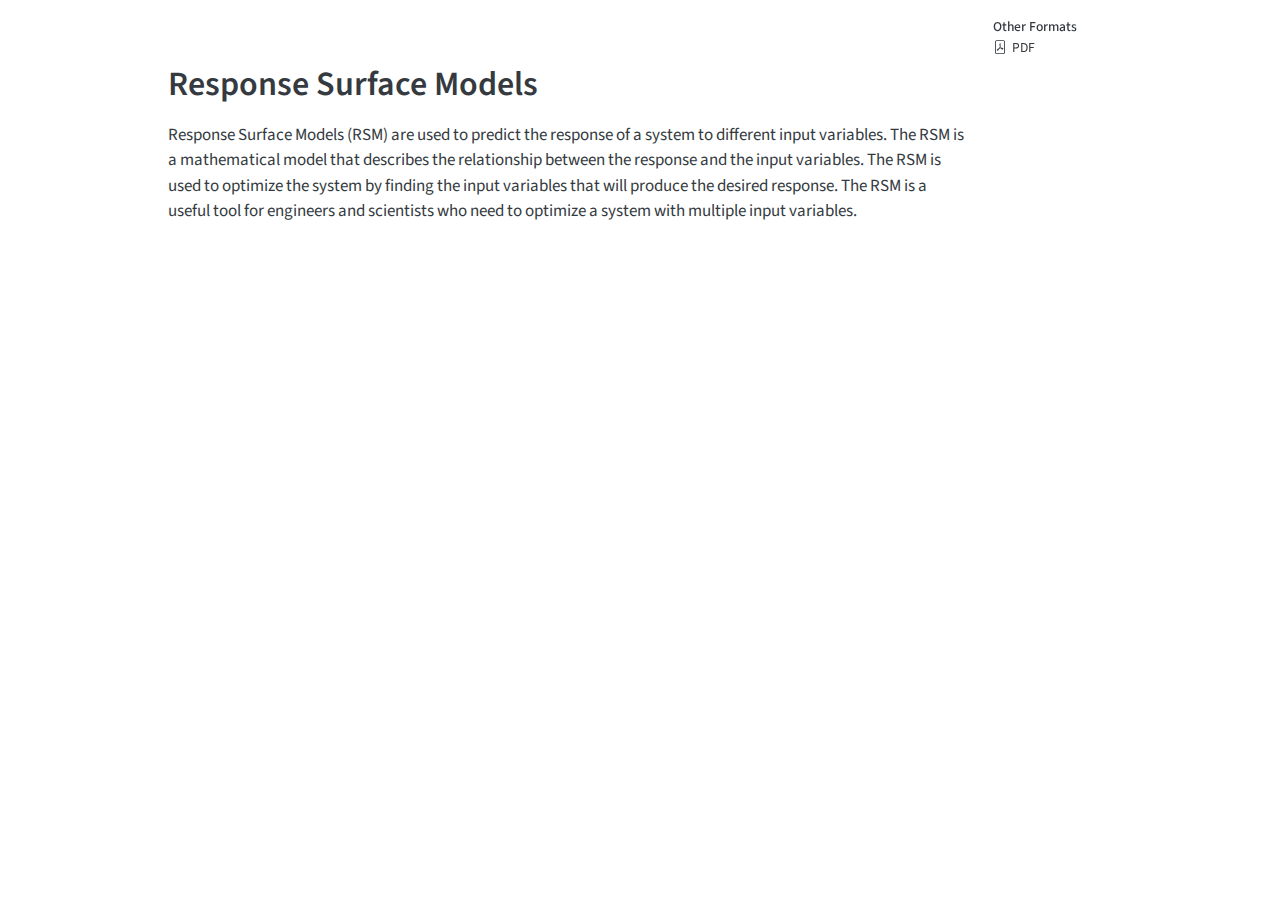
<file: 20_response_surface_models.html>
<!DOCTYPE html>
<html xmlns="http://www.w3.org/1999/xhtml" lang="en" xml:lang="en"><head>

<meta charset="utf-8">
<meta name="generator" content="quarto-1.5.57">

<meta name="viewport" content="width=device-width, initial-scale=1.0, user-scalable=yes">


<title>response_surface_models</title>
<style>
code{white-space: pre-wrap;}
span.smallcaps{font-variant: small-caps;}
div.columns{display: flex; gap: min(4vw, 1.5em);}
div.column{flex: auto; overflow-x: auto;}
div.hanging-indent{margin-left: 1.5em; text-indent: -1.5em;}
ul.task-list{list-style: none;}
ul.task-list li input[type="checkbox"] {
  width: 0.8em;
  margin: 0 0.8em 0.2em -1em; /* quarto-specific, see https://github.com/quarto-dev/quarto-cli/issues/4556 */ 
  vertical-align: middle;
}
</style>


<script src="site_libs/quarto-nav/quarto-nav.js"></script>
<script src="site_libs/clipboard/clipboard.min.js"></script>
<script src="site_libs/quarto-search/autocomplete.umd.js"></script>
<script src="site_libs/quarto-search/fuse.min.js"></script>
<script src="site_libs/quarto-search/quarto-search.js"></script>
<meta name="quarto:offset" content="./">
<script src="site_libs/quarto-html/quarto.js"></script>
<script src="site_libs/quarto-html/popper.min.js"></script>
<script src="site_libs/quarto-html/tippy.umd.min.js"></script>
<script src="site_libs/quarto-html/anchor.min.js"></script>
<link href="site_libs/quarto-html/tippy.css" rel="stylesheet">
<link href="site_libs/quarto-html/quarto-syntax-highlighting.css" rel="stylesheet" id="quarto-text-highlighting-styles">
<script src="site_libs/bootstrap/bootstrap.min.js"></script>
<link href="site_libs/bootstrap/bootstrap-icons.css" rel="stylesheet">
<link href="site_libs/bootstrap/bootstrap.min.css" rel="stylesheet" id="quarto-bootstrap" data-mode="light">
<script id="quarto-search-options" type="application/json">{
  "location": "sidebar",
  "copy-button": false,
  "collapse-after": 3,
  "panel-placement": "start",
  "type": "textbox",
  "limit": 50,
  "keyboard-shortcut": [
    "f",
    "/",
    "s"
  ],
  "show-item-context": false,
  "language": {
    "search-no-results-text": "No results",
    "search-matching-documents-text": "matching documents",
    "search-copy-link-title": "Copy link to search",
    "search-hide-matches-text": "Hide additional matches",
    "search-more-match-text": "more match in this document",
    "search-more-matches-text": "more matches in this document",
    "search-clear-button-title": "Clear",
    "search-text-placeholder": "",
    "search-detached-cancel-button-title": "Cancel",
    "search-submit-button-title": "Submit",
    "search-label": "Search"
  }
}</script>


</head>

<body>

<div id="quarto-search-results"></div>
<!-- content -->
<div id="quarto-content" class="quarto-container page-columns page-rows-contents page-layout-article">
<!-- sidebar -->
<!-- margin-sidebar -->
    <div id="quarto-margin-sidebar" class="sidebar margin-sidebar">
        
    <div class="quarto-alternate-formats"><h2>Other Formats</h2><ul><li><a href="20_response_surface_models.pdf"><i class="bi bi-file-pdf"></i>PDF</a></li></ul></div></div>
<!-- main -->
<main class="content" id="quarto-document-content">




<section id="response-surface-models" class="level1">
<h1>Response Surface Models</h1>
<p>Response Surface Models (RSM) are used to predict the response of a system to different input variables. The RSM is a mathematical model that describes the relationship between the response and the input variables. The RSM is used to optimize the system by finding the input variables that will produce the desired response. The RSM is a useful tool for engineers and scientists who need to optimize a system with multiple input variables.</p>


</section>

</main> <!-- /main -->
<script id="quarto-html-after-body" type="application/javascript">
window.document.addEventListener("DOMContentLoaded", function (event) {
  const toggleBodyColorMode = (bsSheetEl) => {
    const mode = bsSheetEl.getAttribute("data-mode");
    const bodyEl = window.document.querySelector("body");
    if (mode === "dark") {
      bodyEl.classList.add("quarto-dark");
      bodyEl.classList.remove("quarto-light");
    } else {
      bodyEl.classList.add("quarto-light");
      bodyEl.classList.remove("quarto-dark");
    }
  }
  const toggleBodyColorPrimary = () => {
    const bsSheetEl = window.document.querySelector("link#quarto-bootstrap");
    if (bsSheetEl) {
      toggleBodyColorMode(bsSheetEl);
    }
  }
  toggleBodyColorPrimary();  
  const icon = "";
  const anchorJS = new window.AnchorJS();
  anchorJS.options = {
    placement: 'right',
    icon: icon
  };
  anchorJS.add('.anchored');
  const isCodeAnnotation = (el) => {
    for (const clz of el.classList) {
      if (clz.startsWith('code-annotation-')) {                     
        return true;
      }
    }
    return false;
  }
  const onCopySuccess = function(e) {
    // button target
    const button = e.trigger;
    // don't keep focus
    button.blur();
    // flash "checked"
    button.classList.add('code-copy-button-checked');
    var currentTitle = button.getAttribute("title");
    button.setAttribute("title", "Copied!");
    let tooltip;
    if (window.bootstrap) {
      button.setAttribute("data-bs-toggle", "tooltip");
      button.setAttribute("data-bs-placement", "left");
      button.setAttribute("data-bs-title", "Copied!");
      tooltip = new bootstrap.Tooltip(button, 
        { trigger: "manual", 
          customClass: "code-copy-button-tooltip",
          offset: [0, -8]});
      tooltip.show();    
    }
    setTimeout(function() {
      if (tooltip) {
        tooltip.hide();
        button.removeAttribute("data-bs-title");
        button.removeAttribute("data-bs-toggle");
        button.removeAttribute("data-bs-placement");
      }
      button.setAttribute("title", currentTitle);
      button.classList.remove('code-copy-button-checked');
    }, 1000);
    // clear code selection
    e.clearSelection();
  }
  const getTextToCopy = function(trigger) {
      const codeEl = trigger.previousElementSibling.cloneNode(true);
      for (const childEl of codeEl.children) {
        if (isCodeAnnotation(childEl)) {
          childEl.remove();
        }
      }
      return codeEl.innerText;
  }
  const clipboard = new window.ClipboardJS('.code-copy-button:not([data-in-quarto-modal])', {
    text: getTextToCopy
  });
  clipboard.on('success', onCopySuccess);
  if (window.document.getElementById('quarto-embedded-source-code-modal')) {
    // For code content inside modals, clipBoardJS needs to be initialized with a container option
    // TODO: Check when it could be a function (https://github.com/zenorocha/clipboard.js/issues/860)
    const clipboardModal = new window.ClipboardJS('.code-copy-button[data-in-quarto-modal]', {
      text: getTextToCopy,
      container: window.document.getElementById('quarto-embedded-source-code-modal')
    });
    clipboardModal.on('success', onCopySuccess);
  }
    var localhostRegex = new RegExp(/^(?:http|https):\/\/localhost\:?[0-9]*\//);
    var mailtoRegex = new RegExp(/^mailto:/);
      var filterRegex = new RegExp("https:\/\/amannars\.github\.io\/i_optimal_design\/");
    var isInternal = (href) => {
        return filterRegex.test(href) || localhostRegex.test(href) || mailtoRegex.test(href);
    }
    // Inspect non-navigation links and adorn them if external
 	var links = window.document.querySelectorAll('a[href]:not(.nav-link):not(.navbar-brand):not(.toc-action):not(.sidebar-link):not(.sidebar-item-toggle):not(.pagination-link):not(.no-external):not([aria-hidden]):not(.dropdown-item):not(.quarto-navigation-tool):not(.about-link)');
    for (var i=0; i<links.length; i++) {
      const link = links[i];
      if (!isInternal(link.href)) {
        // undo the damage that might have been done by quarto-nav.js in the case of
        // links that we want to consider external
        if (link.dataset.originalHref !== undefined) {
          link.href = link.dataset.originalHref;
        }
      }
    }
  function tippyHover(el, contentFn, onTriggerFn, onUntriggerFn) {
    const config = {
      allowHTML: true,
      maxWidth: 500,
      delay: 100,
      arrow: false,
      appendTo: function(el) {
          return el.parentElement;
      },
      interactive: true,
      interactiveBorder: 10,
      theme: 'quarto',
      placement: 'bottom-start',
    };
    if (contentFn) {
      config.content = contentFn;
    }
    if (onTriggerFn) {
      config.onTrigger = onTriggerFn;
    }
    if (onUntriggerFn) {
      config.onUntrigger = onUntriggerFn;
    }
    window.tippy(el, config); 
  }
  const noterefs = window.document.querySelectorAll('a[role="doc-noteref"]');
  for (var i=0; i<noterefs.length; i++) {
    const ref = noterefs[i];
    tippyHover(ref, function() {
      // use id or data attribute instead here
      let href = ref.getAttribute('data-footnote-href') || ref.getAttribute('href');
      try { href = new URL(href).hash; } catch {}
      const id = href.replace(/^#\/?/, "");
      const note = window.document.getElementById(id);
      if (note) {
        return note.innerHTML;
      } else {
        return "";
      }
    });
  }
  const xrefs = window.document.querySelectorAll('a.quarto-xref');
  const processXRef = (id, note) => {
    // Strip column container classes
    const stripColumnClz = (el) => {
      el.classList.remove("page-full", "page-columns");
      if (el.children) {
        for (const child of el.children) {
          stripColumnClz(child);
        }
      }
    }
    stripColumnClz(note)
    if (id === null || id.startsWith('sec-')) {
      // Special case sections, only their first couple elements
      const container = document.createElement("div");
      if (note.children && note.children.length > 2) {
        container.appendChild(note.children[0].cloneNode(true));
        for (let i = 1; i < note.children.length; i++) {
          const child = note.children[i];
          if (child.tagName === "P" && child.innerText === "") {
            continue;
          } else {
            container.appendChild(child.cloneNode(true));
            break;
          }
        }
        if (window.Quarto?.typesetMath) {
          window.Quarto.typesetMath(container);
        }
        return container.innerHTML
      } else {
        if (window.Quarto?.typesetMath) {
          window.Quarto.typesetMath(note);
        }
        return note.innerHTML;
      }
    } else {
      // Remove any anchor links if they are present
      const anchorLink = note.querySelector('a.anchorjs-link');
      if (anchorLink) {
        anchorLink.remove();
      }
      if (window.Quarto?.typesetMath) {
        window.Quarto.typesetMath(note);
      }
      // TODO in 1.5, we should make sure this works without a callout special case
      if (note.classList.contains("callout")) {
        return note.outerHTML;
      } else {
        return note.innerHTML;
      }
    }
  }
  for (var i=0; i<xrefs.length; i++) {
    const xref = xrefs[i];
    tippyHover(xref, undefined, function(instance) {
      instance.disable();
      let url = xref.getAttribute('href');
      let hash = undefined; 
      if (url.startsWith('#')) {
        hash = url;
      } else {
        try { hash = new URL(url).hash; } catch {}
      }
      if (hash) {
        const id = hash.replace(/^#\/?/, "");
        const note = window.document.getElementById(id);
        if (note !== null) {
          try {
            const html = processXRef(id, note.cloneNode(true));
            instance.setContent(html);
          } finally {
            instance.enable();
            instance.show();
          }
        } else {
          // See if we can fetch this
          fetch(url.split('#')[0])
          .then(res => res.text())
          .then(html => {
            const parser = new DOMParser();
            const htmlDoc = parser.parseFromString(html, "text/html");
            const note = htmlDoc.getElementById(id);
            if (note !== null) {
              const html = processXRef(id, note);
              instance.setContent(html);
            } 
          }).finally(() => {
            instance.enable();
            instance.show();
          });
        }
      } else {
        // See if we can fetch a full url (with no hash to target)
        // This is a special case and we should probably do some content thinning / targeting
        fetch(url)
        .then(res => res.text())
        .then(html => {
          const parser = new DOMParser();
          const htmlDoc = parser.parseFromString(html, "text/html");
          const note = htmlDoc.querySelector('main.content');
          if (note !== null) {
            // This should only happen for chapter cross references
            // (since there is no id in the URL)
            // remove the first header
            if (note.children.length > 0 && note.children[0].tagName === "HEADER") {
              note.children[0].remove();
            }
            const html = processXRef(null, note);
            instance.setContent(html);
          } 
        }).finally(() => {
          instance.enable();
          instance.show();
        });
      }
    }, function(instance) {
    });
  }
      let selectedAnnoteEl;
      const selectorForAnnotation = ( cell, annotation) => {
        let cellAttr = 'data-code-cell="' + cell + '"';
        let lineAttr = 'data-code-annotation="' +  annotation + '"';
        const selector = 'span[' + cellAttr + '][' + lineAttr + ']';
        return selector;
      }
      const selectCodeLines = (annoteEl) => {
        const doc = window.document;
        const targetCell = annoteEl.getAttribute("data-target-cell");
        const targetAnnotation = annoteEl.getAttribute("data-target-annotation");
        const annoteSpan = window.document.querySelector(selectorForAnnotation(targetCell, targetAnnotation));
        const lines = annoteSpan.getAttribute("data-code-lines").split(",");
        const lineIds = lines.map((line) => {
          return targetCell + "-" + line;
        })
        let top = null;
        let height = null;
        let parent = null;
        if (lineIds.length > 0) {
            //compute the position of the single el (top and bottom and make a div)
            const el = window.document.getElementById(lineIds[0]);
            top = el.offsetTop;
            height = el.offsetHeight;
            parent = el.parentElement.parentElement;
          if (lineIds.length > 1) {
            const lastEl = window.document.getElementById(lineIds[lineIds.length - 1]);
            const bottom = lastEl.offsetTop + lastEl.offsetHeight;
            height = bottom - top;
          }
          if (top !== null && height !== null && parent !== null) {
            // cook up a div (if necessary) and position it 
            let div = window.document.getElementById("code-annotation-line-highlight");
            if (div === null) {
              div = window.document.createElement("div");
              div.setAttribute("id", "code-annotation-line-highlight");
              div.style.position = 'absolute';
              parent.appendChild(div);
            }
            div.style.top = top - 2 + "px";
            div.style.height = height + 4 + "px";
            div.style.left = 0;
            let gutterDiv = window.document.getElementById("code-annotation-line-highlight-gutter");
            if (gutterDiv === null) {
              gutterDiv = window.document.createElement("div");
              gutterDiv.setAttribute("id", "code-annotation-line-highlight-gutter");
              gutterDiv.style.position = 'absolute';
              const codeCell = window.document.getElementById(targetCell);
              const gutter = codeCell.querySelector('.code-annotation-gutter');
              gutter.appendChild(gutterDiv);
            }
            gutterDiv.style.top = top - 2 + "px";
            gutterDiv.style.height = height + 4 + "px";
          }
          selectedAnnoteEl = annoteEl;
        }
      };
      const unselectCodeLines = () => {
        const elementsIds = ["code-annotation-line-highlight", "code-annotation-line-highlight-gutter"];
        elementsIds.forEach((elId) => {
          const div = window.document.getElementById(elId);
          if (div) {
            div.remove();
          }
        });
        selectedAnnoteEl = undefined;
      };
        // Handle positioning of the toggle
    window.addEventListener(
      "resize",
      throttle(() => {
        elRect = undefined;
        if (selectedAnnoteEl) {
          selectCodeLines(selectedAnnoteEl);
        }
      }, 10)
    );
    function throttle(fn, ms) {
    let throttle = false;
    let timer;
      return (...args) => {
        if(!throttle) { // first call gets through
            fn.apply(this, args);
            throttle = true;
        } else { // all the others get throttled
            if(timer) clearTimeout(timer); // cancel #2
            timer = setTimeout(() => {
              fn.apply(this, args);
              timer = throttle = false;
            }, ms);
        }
      };
    }
      // Attach click handler to the DT
      const annoteDls = window.document.querySelectorAll('dt[data-target-cell]');
      for (const annoteDlNode of annoteDls) {
        annoteDlNode.addEventListener('click', (event) => {
          const clickedEl = event.target;
          if (clickedEl !== selectedAnnoteEl) {
            unselectCodeLines();
            const activeEl = window.document.querySelector('dt[data-target-cell].code-annotation-active');
            if (activeEl) {
              activeEl.classList.remove('code-annotation-active');
            }
            selectCodeLines(clickedEl);
            clickedEl.classList.add('code-annotation-active');
          } else {
            // Unselect the line
            unselectCodeLines();
            clickedEl.classList.remove('code-annotation-active');
          }
        });
      }
  const findCites = (el) => {
    const parentEl = el.parentElement;
    if (parentEl) {
      const cites = parentEl.dataset.cites;
      if (cites) {
        return {
          el,
          cites: cites.split(' ')
        };
      } else {
        return findCites(el.parentElement)
      }
    } else {
      return undefined;
    }
  };
  var bibliorefs = window.document.querySelectorAll('a[role="doc-biblioref"]');
  for (var i=0; i<bibliorefs.length; i++) {
    const ref = bibliorefs[i];
    const citeInfo = findCites(ref);
    if (citeInfo) {
      tippyHover(citeInfo.el, function() {
        var popup = window.document.createElement('div');
        citeInfo.cites.forEach(function(cite) {
          var citeDiv = window.document.createElement('div');
          citeDiv.classList.add('hanging-indent');
          citeDiv.classList.add('csl-entry');
          var biblioDiv = window.document.getElementById('ref-' + cite);
          if (biblioDiv) {
            citeDiv.innerHTML = biblioDiv.innerHTML;
          }
          popup.appendChild(citeDiv);
        });
        return popup.innerHTML;
      });
    }
  }
});
</script>
</div> <!-- /content -->




</body></html>
</file>
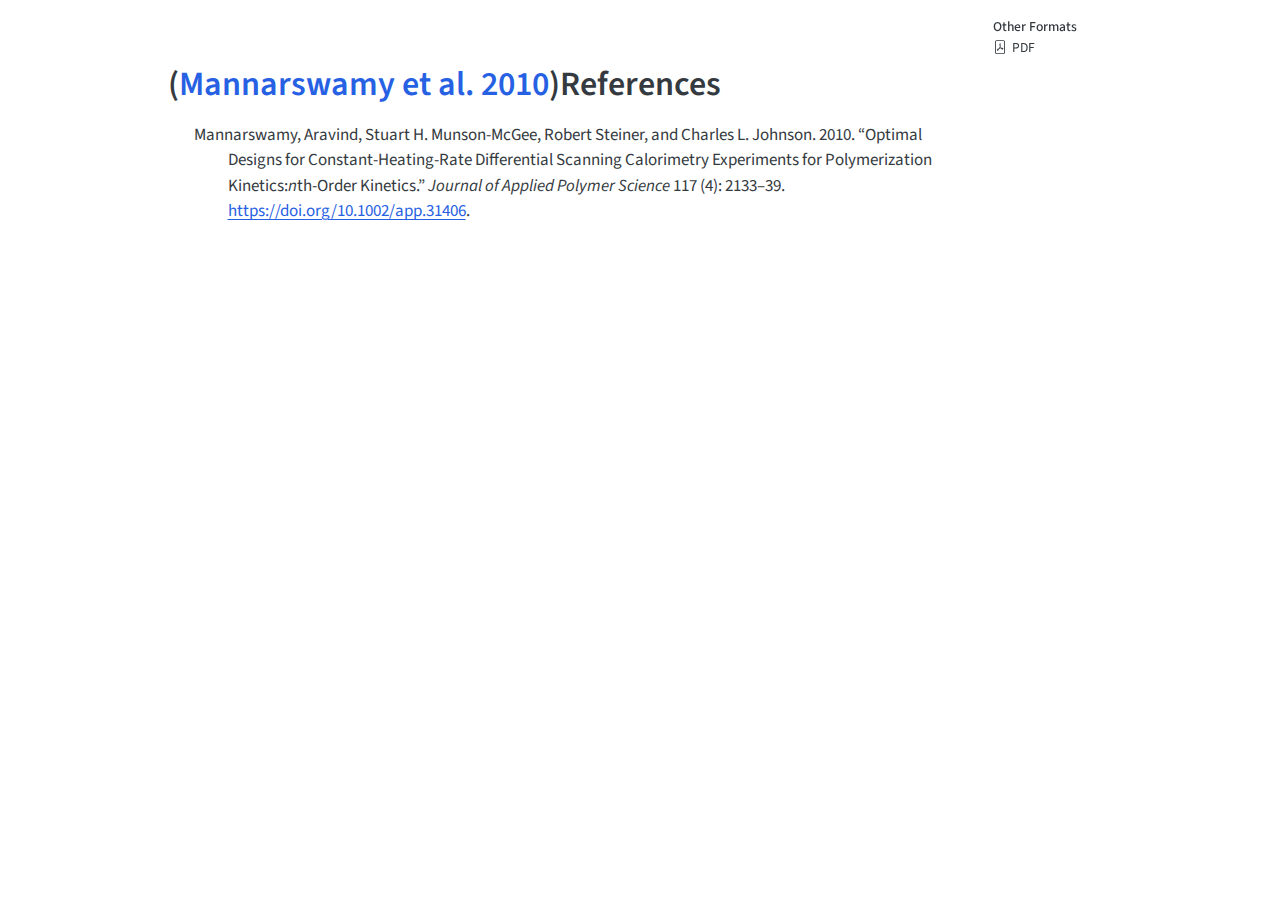
<file: references.html>
<!DOCTYPE html>
<html xmlns="http://www.w3.org/1999/xhtml" lang="en" xml:lang="en"><head>

<meta charset="utf-8">
<meta name="generator" content="quarto-1.5.57">

<meta name="viewport" content="width=device-width, initial-scale=1.0, user-scalable=yes">


<title>references</title>
<style>
code{white-space: pre-wrap;}
span.smallcaps{font-variant: small-caps;}
div.columns{display: flex; gap: min(4vw, 1.5em);}
div.column{flex: auto; overflow-x: auto;}
div.hanging-indent{margin-left: 1.5em; text-indent: -1.5em;}
ul.task-list{list-style: none;}
ul.task-list li input[type="checkbox"] {
  width: 0.8em;
  margin: 0 0.8em 0.2em -1em; /* quarto-specific, see https://github.com/quarto-dev/quarto-cli/issues/4556 */ 
  vertical-align: middle;
}
/* CSS for citations */
div.csl-bib-body { }
div.csl-entry {
  clear: both;
  margin-bottom: 0em;
}
.hanging-indent div.csl-entry {
  margin-left:2em;
  text-indent:-2em;
}
div.csl-left-margin {
  min-width:2em;
  float:left;
}
div.csl-right-inline {
  margin-left:2em;
  padding-left:1em;
}
div.csl-indent {
  margin-left: 2em;
}</style>


<script src="site_libs/quarto-nav/quarto-nav.js"></script>
<script src="site_libs/clipboard/clipboard.min.js"></script>
<script src="site_libs/quarto-search/autocomplete.umd.js"></script>
<script src="site_libs/quarto-search/fuse.min.js"></script>
<script src="site_libs/quarto-search/quarto-search.js"></script>
<meta name="quarto:offset" content="./">
<script src="site_libs/quarto-html/quarto.js"></script>
<script src="site_libs/quarto-html/popper.min.js"></script>
<script src="site_libs/quarto-html/tippy.umd.min.js"></script>
<script src="site_libs/quarto-html/anchor.min.js"></script>
<link href="site_libs/quarto-html/tippy.css" rel="stylesheet">
<link href="site_libs/quarto-html/quarto-syntax-highlighting.css" rel="stylesheet" id="quarto-text-highlighting-styles">
<script src="site_libs/bootstrap/bootstrap.min.js"></script>
<link href="site_libs/bootstrap/bootstrap-icons.css" rel="stylesheet">
<link href="site_libs/bootstrap/bootstrap.min.css" rel="stylesheet" id="quarto-bootstrap" data-mode="light">
<script id="quarto-search-options" type="application/json">{
  "location": "sidebar",
  "copy-button": false,
  "collapse-after": 3,
  "panel-placement": "start",
  "type": "textbox",
  "limit": 50,
  "keyboard-shortcut": [
    "f",
    "/",
    "s"
  ],
  "show-item-context": false,
  "language": {
    "search-no-results-text": "No results",
    "search-matching-documents-text": "matching documents",
    "search-copy-link-title": "Copy link to search",
    "search-hide-matches-text": "Hide additional matches",
    "search-more-match-text": "more match in this document",
    "search-more-matches-text": "more matches in this document",
    "search-clear-button-title": "Clear",
    "search-text-placeholder": "",
    "search-detached-cancel-button-title": "Cancel",
    "search-submit-button-title": "Submit",
    "search-label": "Search"
  }
}</script>


</head>

<body>

<div id="quarto-search-results"></div>
<!-- content -->
<div id="quarto-content" class="quarto-container page-columns page-rows-contents page-layout-article">
<!-- sidebar -->
<!-- margin-sidebar -->
    <div id="quarto-margin-sidebar" class="sidebar margin-sidebar">
        
    <div class="quarto-alternate-formats"><h2>Other Formats</h2><ul><li><a href="references.pdf"><i class="bi bi-file-pdf"></i>PDF</a></li></ul></div></div>
<!-- main -->
<main class="content" id="quarto-document-content">




<section id="mannarswamy2010areferences" class="level1 unnumbered">
<h1 class="unnumbered"><span class="citation" data-cites="mannarswamy2010a">(<a href="#ref-mannarswamy2010a" role="doc-biblioref">Mannarswamy et al. 2010</a>)</span>References</h1>
<div id="refs" class="references csl-bib-body hanging-indent" data-entry-spacing="0" role="list">
<div id="ref-mannarswamy2010a" class="csl-entry" role="listitem">
Mannarswamy, Aravind, Stuart H. Munson-McGee, Robert Steiner, and Charles L. Johnson. 2010. <span>“Optimal Designs for Constant<span>-</span>Heating<span>-</span>Rate Differential Scanning Calorimetry Experiments for Polymerization Kinetics:<span><em>n</em></span>th<span>-</span>Order Kinetics.”</span> <em>Journal of Applied Polymer Science</em> 117 (4): 2133–39. <a href="https://doi.org/10.1002/app.31406">https://doi.org/10.1002/app.31406</a>.
</div>
</div>


</section>

</main> <!-- /main -->
<script id="quarto-html-after-body" type="application/javascript">
window.document.addEventListener("DOMContentLoaded", function (event) {
  const toggleBodyColorMode = (bsSheetEl) => {
    const mode = bsSheetEl.getAttribute("data-mode");
    const bodyEl = window.document.querySelector("body");
    if (mode === "dark") {
      bodyEl.classList.add("quarto-dark");
      bodyEl.classList.remove("quarto-light");
    } else {
      bodyEl.classList.add("quarto-light");
      bodyEl.classList.remove("quarto-dark");
    }
  }
  const toggleBodyColorPrimary = () => {
    const bsSheetEl = window.document.querySelector("link#quarto-bootstrap");
    if (bsSheetEl) {
      toggleBodyColorMode(bsSheetEl);
    }
  }
  toggleBodyColorPrimary();  
  const icon = "";
  const anchorJS = new window.AnchorJS();
  anchorJS.options = {
    placement: 'right',
    icon: icon
  };
  anchorJS.add('.anchored');
  const isCodeAnnotation = (el) => {
    for (const clz of el.classList) {
      if (clz.startsWith('code-annotation-')) {                     
        return true;
      }
    }
    return false;
  }
  const onCopySuccess = function(e) {
    // button target
    const button = e.trigger;
    // don't keep focus
    button.blur();
    // flash "checked"
    button.classList.add('code-copy-button-checked');
    var currentTitle = button.getAttribute("title");
    button.setAttribute("title", "Copied!");
    let tooltip;
    if (window.bootstrap) {
      button.setAttribute("data-bs-toggle", "tooltip");
      button.setAttribute("data-bs-placement", "left");
      button.setAttribute("data-bs-title", "Copied!");
      tooltip = new bootstrap.Tooltip(button, 
        { trigger: "manual", 
          customClass: "code-copy-button-tooltip",
          offset: [0, -8]});
      tooltip.show();    
    }
    setTimeout(function() {
      if (tooltip) {
        tooltip.hide();
        button.removeAttribute("data-bs-title");
        button.removeAttribute("data-bs-toggle");
        button.removeAttribute("data-bs-placement");
      }
      button.setAttribute("title", currentTitle);
      button.classList.remove('code-copy-button-checked');
    }, 1000);
    // clear code selection
    e.clearSelection();
  }
  const getTextToCopy = function(trigger) {
      const codeEl = trigger.previousElementSibling.cloneNode(true);
      for (const childEl of codeEl.children) {
        if (isCodeAnnotation(childEl)) {
          childEl.remove();
        }
      }
      return codeEl.innerText;
  }
  const clipboard = new window.ClipboardJS('.code-copy-button:not([data-in-quarto-modal])', {
    text: getTextToCopy
  });
  clipboard.on('success', onCopySuccess);
  if (window.document.getElementById('quarto-embedded-source-code-modal')) {
    // For code content inside modals, clipBoardJS needs to be initialized with a container option
    // TODO: Check when it could be a function (https://github.com/zenorocha/clipboard.js/issues/860)
    const clipboardModal = new window.ClipboardJS('.code-copy-button[data-in-quarto-modal]', {
      text: getTextToCopy,
      container: window.document.getElementById('quarto-embedded-source-code-modal')
    });
    clipboardModal.on('success', onCopySuccess);
  }
    var localhostRegex = new RegExp(/^(?:http|https):\/\/localhost\:?[0-9]*\//);
    var mailtoRegex = new RegExp(/^mailto:/);
      var filterRegex = new RegExp("https:\/\/amannars\.github\.io\/i_optimal_design\/");
    var isInternal = (href) => {
        return filterRegex.test(href) || localhostRegex.test(href) || mailtoRegex.test(href);
    }
    // Inspect non-navigation links and adorn them if external
 	var links = window.document.querySelectorAll('a[href]:not(.nav-link):not(.navbar-brand):not(.toc-action):not(.sidebar-link):not(.sidebar-item-toggle):not(.pagination-link):not(.no-external):not([aria-hidden]):not(.dropdown-item):not(.quarto-navigation-tool):not(.about-link)');
    for (var i=0; i<links.length; i++) {
      const link = links[i];
      if (!isInternal(link.href)) {
        // undo the damage that might have been done by quarto-nav.js in the case of
        // links that we want to consider external
        if (link.dataset.originalHref !== undefined) {
          link.href = link.dataset.originalHref;
        }
      }
    }
  function tippyHover(el, contentFn, onTriggerFn, onUntriggerFn) {
    const config = {
      allowHTML: true,
      maxWidth: 500,
      delay: 100,
      arrow: false,
      appendTo: function(el) {
          return el.parentElement;
      },
      interactive: true,
      interactiveBorder: 10,
      theme: 'quarto',
      placement: 'bottom-start',
    };
    if (contentFn) {
      config.content = contentFn;
    }
    if (onTriggerFn) {
      config.onTrigger = onTriggerFn;
    }
    if (onUntriggerFn) {
      config.onUntrigger = onUntriggerFn;
    }
    window.tippy(el, config); 
  }
  const noterefs = window.document.querySelectorAll('a[role="doc-noteref"]');
  for (var i=0; i<noterefs.length; i++) {
    const ref = noterefs[i];
    tippyHover(ref, function() {
      // use id or data attribute instead here
      let href = ref.getAttribute('data-footnote-href') || ref.getAttribute('href');
      try { href = new URL(href).hash; } catch {}
      const id = href.replace(/^#\/?/, "");
      const note = window.document.getElementById(id);
      if (note) {
        return note.innerHTML;
      } else {
        return "";
      }
    });
  }
  const xrefs = window.document.querySelectorAll('a.quarto-xref');
  const processXRef = (id, note) => {
    // Strip column container classes
    const stripColumnClz = (el) => {
      el.classList.remove("page-full", "page-columns");
      if (el.children) {
        for (const child of el.children) {
          stripColumnClz(child);
        }
      }
    }
    stripColumnClz(note)
    if (id === null || id.startsWith('sec-')) {
      // Special case sections, only their first couple elements
      const container = document.createElement("div");
      if (note.children && note.children.length > 2) {
        container.appendChild(note.children[0].cloneNode(true));
        for (let i = 1; i < note.children.length; i++) {
          const child = note.children[i];
          if (child.tagName === "P" && child.innerText === "") {
            continue;
          } else {
            container.appendChild(child.cloneNode(true));
            break;
          }
        }
        if (window.Quarto?.typesetMath) {
          window.Quarto.typesetMath(container);
        }
        return container.innerHTML
      } else {
        if (window.Quarto?.typesetMath) {
          window.Quarto.typesetMath(note);
        }
        return note.innerHTML;
      }
    } else {
      // Remove any anchor links if they are present
      const anchorLink = note.querySelector('a.anchorjs-link');
      if (anchorLink) {
        anchorLink.remove();
      }
      if (window.Quarto?.typesetMath) {
        window.Quarto.typesetMath(note);
      }
      // TODO in 1.5, we should make sure this works without a callout special case
      if (note.classList.contains("callout")) {
        return note.outerHTML;
      } else {
        return note.innerHTML;
      }
    }
  }
  for (var i=0; i<xrefs.length; i++) {
    const xref = xrefs[i];
    tippyHover(xref, undefined, function(instance) {
      instance.disable();
      let url = xref.getAttribute('href');
      let hash = undefined; 
      if (url.startsWith('#')) {
        hash = url;
      } else {
        try { hash = new URL(url).hash; } catch {}
      }
      if (hash) {
        const id = hash.replace(/^#\/?/, "");
        const note = window.document.getElementById(id);
        if (note !== null) {
          try {
            const html = processXRef(id, note.cloneNode(true));
            instance.setContent(html);
          } finally {
            instance.enable();
            instance.show();
          }
        } else {
          // See if we can fetch this
          fetch(url.split('#')[0])
          .then(res => res.text())
          .then(html => {
            const parser = new DOMParser();
            const htmlDoc = parser.parseFromString(html, "text/html");
            const note = htmlDoc.getElementById(id);
            if (note !== null) {
              const html = processXRef(id, note);
              instance.setContent(html);
            } 
          }).finally(() => {
            instance.enable();
            instance.show();
          });
        }
      } else {
        // See if we can fetch a full url (with no hash to target)
        // This is a special case and we should probably do some content thinning / targeting
        fetch(url)
        .then(res => res.text())
        .then(html => {
          const parser = new DOMParser();
          const htmlDoc = parser.parseFromString(html, "text/html");
          const note = htmlDoc.querySelector('main.content');
          if (note !== null) {
            // This should only happen for chapter cross references
            // (since there is no id in the URL)
            // remove the first header
            if (note.children.length > 0 && note.children[0].tagName === "HEADER") {
              note.children[0].remove();
            }
            const html = processXRef(null, note);
            instance.setContent(html);
          } 
        }).finally(() => {
          instance.enable();
          instance.show();
        });
      }
    }, function(instance) {
    });
  }
      let selectedAnnoteEl;
      const selectorForAnnotation = ( cell, annotation) => {
        let cellAttr = 'data-code-cell="' + cell + '"';
        let lineAttr = 'data-code-annotation="' +  annotation + '"';
        const selector = 'span[' + cellAttr + '][' + lineAttr + ']';
        return selector;
      }
      const selectCodeLines = (annoteEl) => {
        const doc = window.document;
        const targetCell = annoteEl.getAttribute("data-target-cell");
        const targetAnnotation = annoteEl.getAttribute("data-target-annotation");
        const annoteSpan = window.document.querySelector(selectorForAnnotation(targetCell, targetAnnotation));
        const lines = annoteSpan.getAttribute("data-code-lines").split(",");
        const lineIds = lines.map((line) => {
          return targetCell + "-" + line;
        })
        let top = null;
        let height = null;
        let parent = null;
        if (lineIds.length > 0) {
            //compute the position of the single el (top and bottom and make a div)
            const el = window.document.getElementById(lineIds[0]);
            top = el.offsetTop;
            height = el.offsetHeight;
            parent = el.parentElement.parentElement;
          if (lineIds.length > 1) {
            const lastEl = window.document.getElementById(lineIds[lineIds.length - 1]);
            const bottom = lastEl.offsetTop + lastEl.offsetHeight;
            height = bottom - top;
          }
          if (top !== null && height !== null && parent !== null) {
            // cook up a div (if necessary) and position it 
            let div = window.document.getElementById("code-annotation-line-highlight");
            if (div === null) {
              div = window.document.createElement("div");
              div.setAttribute("id", "code-annotation-line-highlight");
              div.style.position = 'absolute';
              parent.appendChild(div);
            }
            div.style.top = top - 2 + "px";
            div.style.height = height + 4 + "px";
            div.style.left = 0;
            let gutterDiv = window.document.getElementById("code-annotation-line-highlight-gutter");
            if (gutterDiv === null) {
              gutterDiv = window.document.createElement("div");
              gutterDiv.setAttribute("id", "code-annotation-line-highlight-gutter");
              gutterDiv.style.position = 'absolute';
              const codeCell = window.document.getElementById(targetCell);
              const gutter = codeCell.querySelector('.code-annotation-gutter');
              gutter.appendChild(gutterDiv);
            }
            gutterDiv.style.top = top - 2 + "px";
            gutterDiv.style.height = height + 4 + "px";
          }
          selectedAnnoteEl = annoteEl;
        }
      };
      const unselectCodeLines = () => {
        const elementsIds = ["code-annotation-line-highlight", "code-annotation-line-highlight-gutter"];
        elementsIds.forEach((elId) => {
          const div = window.document.getElementById(elId);
          if (div) {
            div.remove();
          }
        });
        selectedAnnoteEl = undefined;
      };
        // Handle positioning of the toggle
    window.addEventListener(
      "resize",
      throttle(() => {
        elRect = undefined;
        if (selectedAnnoteEl) {
          selectCodeLines(selectedAnnoteEl);
        }
      }, 10)
    );
    function throttle(fn, ms) {
    let throttle = false;
    let timer;
      return (...args) => {
        if(!throttle) { // first call gets through
            fn.apply(this, args);
            throttle = true;
        } else { // all the others get throttled
            if(timer) clearTimeout(timer); // cancel #2
            timer = setTimeout(() => {
              fn.apply(this, args);
              timer = throttle = false;
            }, ms);
        }
      };
    }
      // Attach click handler to the DT
      const annoteDls = window.document.querySelectorAll('dt[data-target-cell]');
      for (const annoteDlNode of annoteDls) {
        annoteDlNode.addEventListener('click', (event) => {
          const clickedEl = event.target;
          if (clickedEl !== selectedAnnoteEl) {
            unselectCodeLines();
            const activeEl = window.document.querySelector('dt[data-target-cell].code-annotation-active');
            if (activeEl) {
              activeEl.classList.remove('code-annotation-active');
            }
            selectCodeLines(clickedEl);
            clickedEl.classList.add('code-annotation-active');
          } else {
            // Unselect the line
            unselectCodeLines();
            clickedEl.classList.remove('code-annotation-active');
          }
        });
      }
  const findCites = (el) => {
    const parentEl = el.parentElement;
    if (parentEl) {
      const cites = parentEl.dataset.cites;
      if (cites) {
        return {
          el,
          cites: cites.split(' ')
        };
      } else {
        return findCites(el.parentElement)
      }
    } else {
      return undefined;
    }
  };
  var bibliorefs = window.document.querySelectorAll('a[role="doc-biblioref"]');
  for (var i=0; i<bibliorefs.length; i++) {
    const ref = bibliorefs[i];
    const citeInfo = findCites(ref);
    if (citeInfo) {
      tippyHover(citeInfo.el, function() {
        var popup = window.document.createElement('div');
        citeInfo.cites.forEach(function(cite) {
          var citeDiv = window.document.createElement('div');
          citeDiv.classList.add('hanging-indent');
          citeDiv.classList.add('csl-entry');
          var biblioDiv = window.document.getElementById('ref-' + cite);
          if (biblioDiv) {
            citeDiv.innerHTML = biblioDiv.innerHTML;
          }
          popup.appendChild(citeDiv);
        });
        return popup.innerHTML;
      });
    }
  }
});
</script>
</div> <!-- /content -->




</body></html>
</file>
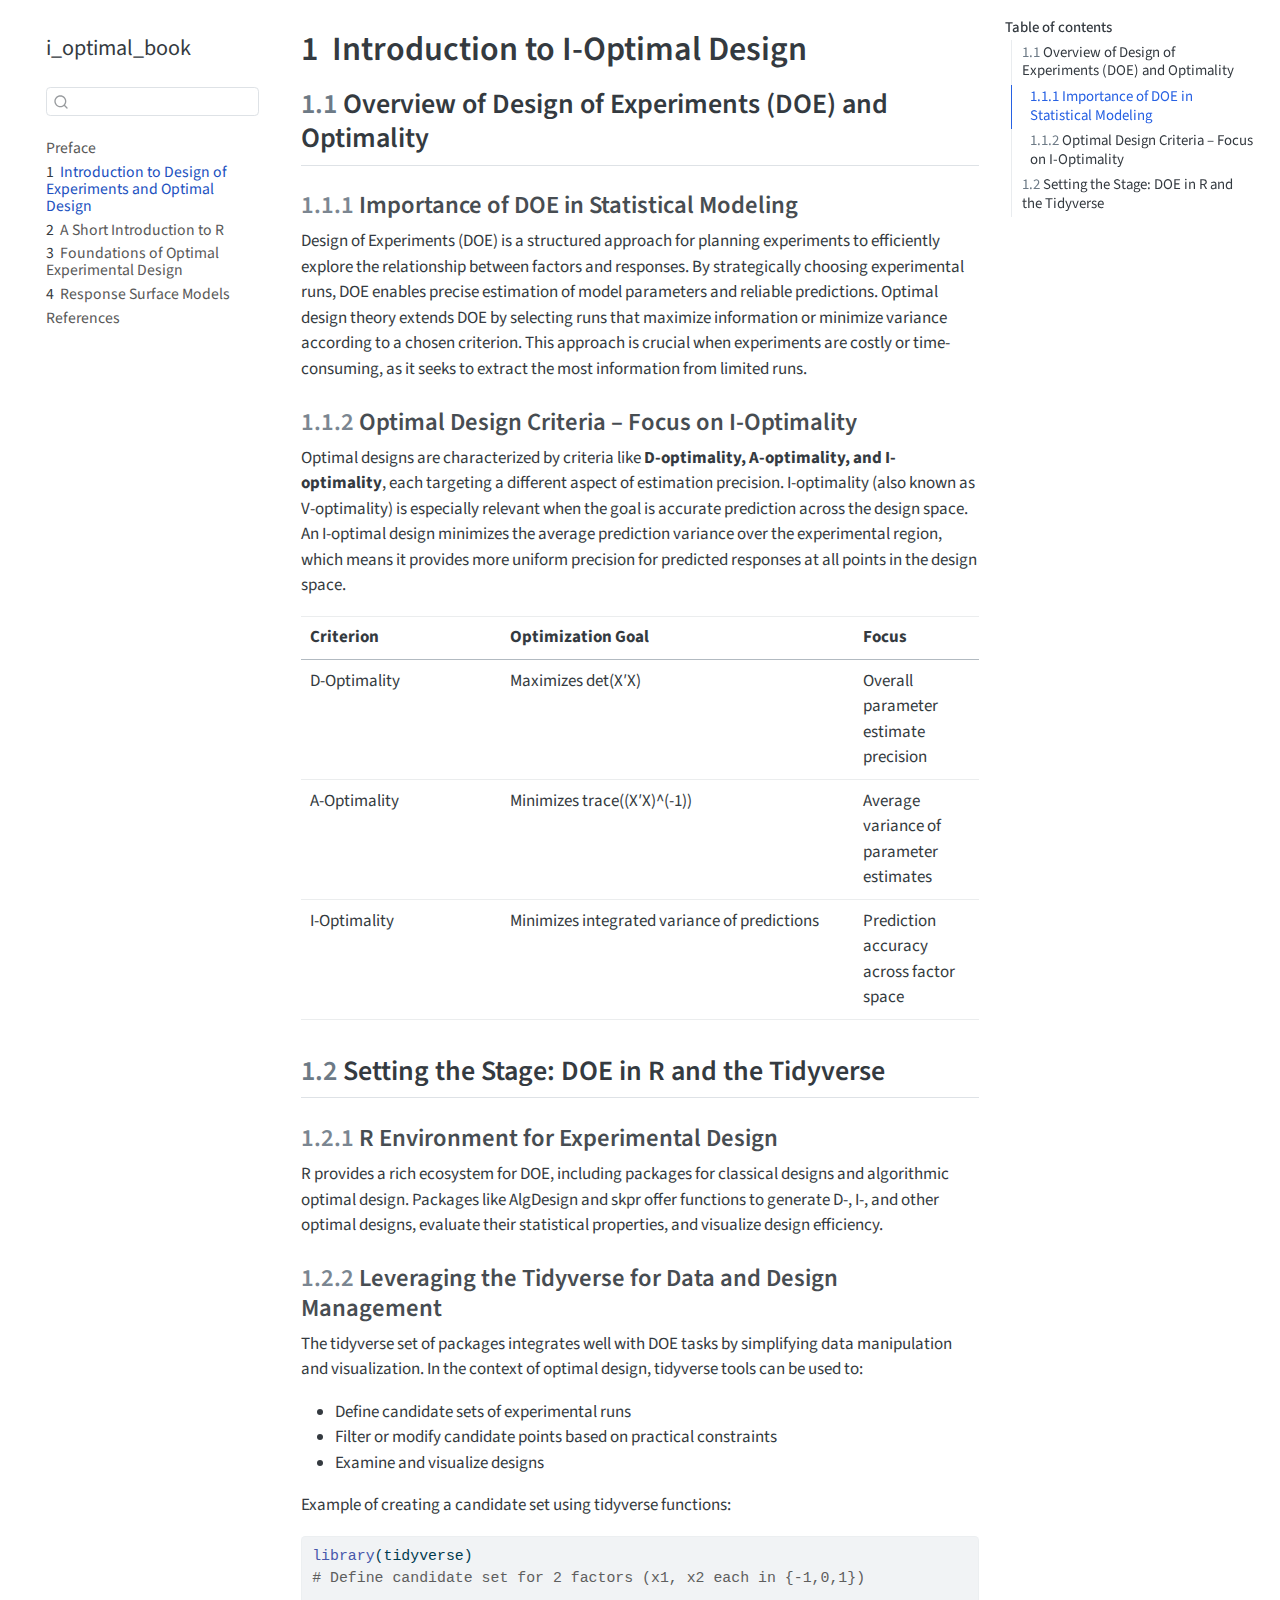
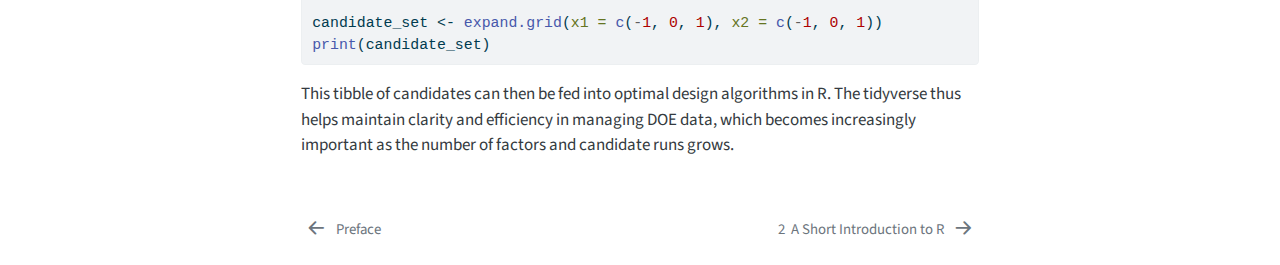
<file: _book/05_preface.html>
<!DOCTYPE html>
<html xmlns="http://www.w3.org/1999/xhtml" lang="en" xml:lang="en"><head>

<meta charset="utf-8">
<meta name="generator" content="quarto-1.5.57">

<meta name="viewport" content="width=device-width, initial-scale=1.0, user-scalable=yes">


<title>1&nbsp; Introduction to I-Optimal Design – i_optimal_book</title>
<style>
code{white-space: pre-wrap;}
span.smallcaps{font-variant: small-caps;}
div.columns{display: flex; gap: min(4vw, 1.5em);}
div.column{flex: auto; overflow-x: auto;}
div.hanging-indent{margin-left: 1.5em; text-indent: -1.5em;}
ul.task-list{list-style: none;}
ul.task-list li input[type="checkbox"] {
  width: 0.8em;
  margin: 0 0.8em 0.2em -1em; /* quarto-specific, see https://github.com/quarto-dev/quarto-cli/issues/4556 */ 
  vertical-align: middle;
}
/* CSS for syntax highlighting */
pre > code.sourceCode { white-space: pre; position: relative; }
pre > code.sourceCode > span { line-height: 1.25; }
pre > code.sourceCode > span:empty { height: 1.2em; }
.sourceCode { overflow: visible; }
code.sourceCode > span { color: inherit; text-decoration: inherit; }
div.sourceCode { margin: 1em 0; }
pre.sourceCode { margin: 0; }
@media screen {
div.sourceCode { overflow: auto; }
}
@media print {
pre > code.sourceCode { white-space: pre-wrap; }
pre > code.sourceCode > span { display: inline-block; text-indent: -5em; padding-left: 5em; }
}
pre.numberSource code
  { counter-reset: source-line 0; }
pre.numberSource code > span
  { position: relative; left: -4em; counter-increment: source-line; }
pre.numberSource code > span > a:first-child::before
  { content: counter(source-line);
    position: relative; left: -1em; text-align: right; vertical-align: baseline;
    border: none; display: inline-block;
    -webkit-touch-callout: none; -webkit-user-select: none;
    -khtml-user-select: none; -moz-user-select: none;
    -ms-user-select: none; user-select: none;
    padding: 0 4px; width: 4em;
  }
pre.numberSource { margin-left: 3em;  padding-left: 4px; }
div.sourceCode
  {   }
@media screen {
pre > code.sourceCode > span > a:first-child::before { text-decoration: underline; }
}
</style>


<script src="site_libs/quarto-nav/quarto-nav.js"></script>
<script src="site_libs/quarto-nav/headroom.min.js"></script>
<script src="site_libs/clipboard/clipboard.min.js"></script>
<script src="site_libs/quarto-search/autocomplete.umd.js"></script>
<script src="site_libs/quarto-search/fuse.min.js"></script>
<script src="site_libs/quarto-search/quarto-search.js"></script>
<meta name="quarto:offset" content="./">
<link href="./10_intro_to_r.html" rel="next">
<link href="./index.html" rel="prev">
<script src="site_libs/quarto-html/quarto.js"></script>
<script src="site_libs/quarto-html/popper.min.js"></script>
<script src="site_libs/quarto-html/tippy.umd.min.js"></script>
<script src="site_libs/quarto-html/anchor.min.js"></script>
<link href="site_libs/quarto-html/tippy.css" rel="stylesheet">
<link href="site_libs/quarto-html/quarto-syntax-highlighting.css" rel="stylesheet" id="quarto-text-highlighting-styles">
<script src="site_libs/bootstrap/bootstrap.min.js"></script>
<link href="site_libs/bootstrap/bootstrap-icons.css" rel="stylesheet">
<link href="site_libs/bootstrap/bootstrap.min.css" rel="stylesheet" id="quarto-bootstrap" data-mode="light">
<script id="quarto-search-options" type="application/json">{
  "location": "sidebar",
  "copy-button": false,
  "collapse-after": 3,
  "panel-placement": "start",
  "type": "textbox",
  "limit": 50,
  "keyboard-shortcut": [
    "f",
    "/",
    "s"
  ],
  "show-item-context": false,
  "language": {
    "search-no-results-text": "No results",
    "search-matching-documents-text": "matching documents",
    "search-copy-link-title": "Copy link to search",
    "search-hide-matches-text": "Hide additional matches",
    "search-more-match-text": "more match in this document",
    "search-more-matches-text": "more matches in this document",
    "search-clear-button-title": "Clear",
    "search-text-placeholder": "",
    "search-detached-cancel-button-title": "Cancel",
    "search-submit-button-title": "Submit",
    "search-label": "Search"
  }
}</script>


</head>

<body class="nav-sidebar floating">

<div id="quarto-search-results"></div>
  <header id="quarto-header" class="headroom fixed-top">
  <nav class="quarto-secondary-nav">
    <div class="container-fluid d-flex">
      <button type="button" class="quarto-btn-toggle btn" data-bs-toggle="collapse" role="button" data-bs-target=".quarto-sidebar-collapse-item" aria-controls="quarto-sidebar" aria-expanded="false" aria-label="Toggle sidebar navigation" onclick="if (window.quartoToggleHeadroom) { window.quartoToggleHeadroom(); }">
        <i class="bi bi-layout-text-sidebar-reverse"></i>
      </button>
        <nav class="quarto-page-breadcrumbs" aria-label="breadcrumb"><ol class="breadcrumb"><li class="breadcrumb-item"><a href="./05_preface.html"><span class="chapter-number">1</span>&nbsp; <span class="chapter-title">Introduction to Design of Experiments and Optimal Design</span></a></li></ol></nav>
        <a class="flex-grow-1" role="navigation" data-bs-toggle="collapse" data-bs-target=".quarto-sidebar-collapse-item" aria-controls="quarto-sidebar" aria-expanded="false" aria-label="Toggle sidebar navigation" onclick="if (window.quartoToggleHeadroom) { window.quartoToggleHeadroom(); }">      
        </a>
      <button type="button" class="btn quarto-search-button" aria-label="Search" onclick="window.quartoOpenSearch();">
        <i class="bi bi-search"></i>
      </button>
    </div>
  </nav>
</header>
<!-- content -->
<div id="quarto-content" class="quarto-container page-columns page-rows-contents page-layout-article">
<!-- sidebar -->
  <nav id="quarto-sidebar" class="sidebar collapse collapse-horizontal quarto-sidebar-collapse-item sidebar-navigation floating overflow-auto">
    <div class="pt-lg-2 mt-2 text-left sidebar-header">
    <div class="sidebar-title mb-0 py-0">
      <a href="./">i_optimal_book</a> 
    </div>
      </div>
        <div class="mt-2 flex-shrink-0 align-items-center">
        <div class="sidebar-search">
        <div id="quarto-search" class="" title="Search"></div>
        </div>
        </div>
    <div class="sidebar-menu-container"> 
    <ul class="list-unstyled mt-1">
        <li class="sidebar-item">
  <div class="sidebar-item-container"> 
  <a href="./index.html" class="sidebar-item-text sidebar-link">
 <span class="menu-text">Preface</span></a>
  </div>
</li>
        <li class="sidebar-item">
  <div class="sidebar-item-container"> 
  <a href="./05_preface.html" class="sidebar-item-text sidebar-link active">
 <span class="menu-text"><span class="chapter-number">1</span>&nbsp; <span class="chapter-title">Introduction to Design of Experiments and Optimal Design</span></span></a>
  </div>
</li>
        <li class="sidebar-item">
  <div class="sidebar-item-container"> 
  <a href="./10_intro_to_r.html" class="sidebar-item-text sidebar-link">
 <span class="menu-text"><span class="chapter-number">2</span>&nbsp; <span class="chapter-title">A Short Introduction to R</span></span></a>
  </div>
</li>
        <li class="sidebar-item">
  <div class="sidebar-item-container"> 
  <a href="./15_design_of_experiments.html" class="sidebar-item-text sidebar-link">
 <span class="menu-text"><span class="chapter-number">3</span>&nbsp; <span class="chapter-title">Foundations of Optimal Experimental Design</span></span></a>
  </div>
</li>
        <li class="sidebar-item">
  <div class="sidebar-item-container"> 
  <a href="./20_response_surface_models.html" class="sidebar-item-text sidebar-link">
 <span class="menu-text"><span class="chapter-number">4</span>&nbsp; <span class="chapter-title">Response Surface Models</span></span></a>
  </div>
</li>
        <li class="sidebar-item">
  <div class="sidebar-item-container"> 
  <a href="./references.html" class="sidebar-item-text sidebar-link">
 <span class="menu-text">References</span></a>
  </div>
</li>
    </ul>
    </div>
</nav>
<div id="quarto-sidebar-glass" class="quarto-sidebar-collapse-item" data-bs-toggle="collapse" data-bs-target=".quarto-sidebar-collapse-item"></div>
<!-- margin-sidebar -->
    <div id="quarto-margin-sidebar" class="sidebar margin-sidebar">
        <nav id="TOC" role="doc-toc" class="toc-active">
    <h2 id="toc-title">Table of contents</h2>
   
  <ul>
  <li><a href="#overview-of-design-of-experiments-doe-and-optimality" id="toc-overview-of-design-of-experiments-doe-and-optimality" class="nav-link active" data-scroll-target="#overview-of-design-of-experiments-doe-and-optimality"><span class="header-section-number">1.1</span> Overview of Design of Experiments (DOE) and Optimality</a>
  <ul class="collapse">
  <li><a href="#importance-of-doe-in-statistical-modeling" id="toc-importance-of-doe-in-statistical-modeling" class="nav-link" data-scroll-target="#importance-of-doe-in-statistical-modeling"><span class="header-section-number">1.1.1</span> Importance of DOE in Statistical Modeling</a></li>
  <li><a href="#optimal-design-criteria-focus-on-i-optimality" id="toc-optimal-design-criteria-focus-on-i-optimality" class="nav-link" data-scroll-target="#optimal-design-criteria-focus-on-i-optimality"><span class="header-section-number">1.1.2</span> Optimal Design Criteria – Focus on I-Optimality</a></li>
  </ul></li>
  <li><a href="#setting-the-stage-doe-in-r-and-the-tidyverse" id="toc-setting-the-stage-doe-in-r-and-the-tidyverse" class="nav-link" data-scroll-target="#setting-the-stage-doe-in-r-and-the-tidyverse"><span class="header-section-number">1.2</span> Setting the Stage: DOE in R and the Tidyverse</a>
  <ul class="collapse">
  <li><a href="#r-environment-for-experimental-design" id="toc-r-environment-for-experimental-design" class="nav-link" data-scroll-target="#r-environment-for-experimental-design"><span class="header-section-number">1.2.1</span> R Environment for Experimental Design</a></li>
  <li><a href="#leveraging-the-tidyverse-for-data-and-design-management" id="toc-leveraging-the-tidyverse-for-data-and-design-management" class="nav-link" data-scroll-target="#leveraging-the-tidyverse-for-data-and-design-management"><span class="header-section-number">1.2.2</span> Leveraging the Tidyverse for Data and Design Management</a></li>
  </ul></li>
  </ul>
</nav>
    </div>
<!-- main -->
<main class="content" id="quarto-document-content">

<header id="title-block-header" class="quarto-title-block default">
<div class="quarto-title">
<h1 class="title"><span class="chapter-number">1</span>&nbsp; <span class="chapter-title">Introduction to I-Optimal Design</span></h1>
</div>



<div class="quarto-title-meta">

    
  
    
  </div>
  


</header>


<section id="overview-of-design-of-experiments-doe-and-optimality" class="level2" data-number="1.1">
<h2 data-number="1.1" class="anchored" data-anchor-id="overview-of-design-of-experiments-doe-and-optimality"><span class="header-section-number">1.1</span> Overview of Design of Experiments (DOE) and Optimality</h2>
<section id="importance-of-doe-in-statistical-modeling" class="level3" data-number="1.1.1">
<h3 data-number="1.1.1" class="anchored" data-anchor-id="importance-of-doe-in-statistical-modeling"><span class="header-section-number">1.1.1</span> Importance of DOE in Statistical Modeling</h3>
<p>Design of Experiments (DOE) is a structured approach for planning experiments to efficiently explore the relationship between factors and responses. By strategically choosing experimental runs, DOE enables precise estimation of model parameters and reliable predictions. Optimal design theory extends DOE by selecting runs that maximize information or minimize variance according to a chosen criterion. This approach is crucial when experiments are costly or time-consuming, as it seeks to extract the most information from limited runs.</p>
</section>
<section id="optimal-design-criteria-focus-on-i-optimality" class="level3" data-number="1.1.2">
<h3 data-number="1.1.2" class="anchored" data-anchor-id="optimal-design-criteria-focus-on-i-optimality"><span class="header-section-number">1.1.2</span> Optimal Design Criteria – Focus on I-Optimality</h3>
<p>Optimal designs are characterized by criteria like <strong>D-optimality, A-optimality, and I-optimality</strong>, each targeting a different aspect of estimation precision. I-optimality (also known as V-optimality) is especially relevant when the goal is accurate prediction across the design space. An I-optimal design minimizes the average prediction variance over the experimental region, which means it provides more uniform precision for predicted responses at all points in the design space.</p>
<table class="caption-top table">
<colgroup>
<col style="width: 29%">
<col style="width: 51%">
<col style="width: 18%">
</colgroup>
<thead>
<tr class="header">
<th>Criterion</th>
<th>Optimization Goal</th>
<th>Focus</th>
</tr>
</thead>
<tbody>
<tr class="odd">
<td>D-Optimality</td>
<td>Maximizes det(X′X)</td>
<td>Overall parameter estimate precision</td>
</tr>
<tr class="even">
<td>A-Optimality</td>
<td>Minimizes trace((X′X)^(-1))</td>
<td>Average variance of parameter estimates</td>
</tr>
<tr class="odd">
<td>I-Optimality</td>
<td>Minimizes integrated variance of predictions</td>
<td>Prediction accuracy across factor space</td>
</tr>
</tbody>
</table>
</section>
</section>
<section id="setting-the-stage-doe-in-r-and-the-tidyverse" class="level2" data-number="1.2">
<h2 data-number="1.2" class="anchored" data-anchor-id="setting-the-stage-doe-in-r-and-the-tidyverse"><span class="header-section-number">1.2</span> Setting the Stage: DOE in R and the Tidyverse</h2>
<section id="r-environment-for-experimental-design" class="level3" data-number="1.2.1">
<h3 data-number="1.2.1" class="anchored" data-anchor-id="r-environment-for-experimental-design"><span class="header-section-number">1.2.1</span> R Environment for Experimental Design</h3>
<p>R provides a rich ecosystem for DOE, including packages for classical designs and algorithmic optimal design. Packages like AlgDesign and skpr offer functions to generate D-, I-, and other optimal designs, evaluate their statistical properties, and visualize design efficiency.</p>
</section>
<section id="leveraging-the-tidyverse-for-data-and-design-management" class="level3" data-number="1.2.2">
<h3 data-number="1.2.2" class="anchored" data-anchor-id="leveraging-the-tidyverse-for-data-and-design-management"><span class="header-section-number">1.2.2</span> Leveraging the Tidyverse for Data and Design Management</h3>
<p>The tidyverse set of packages integrates well with DOE tasks by simplifying data manipulation and visualization. In the context of optimal design, tidyverse tools can be used to:</p>
<ul>
<li>Define candidate sets of experimental runs</li>
<li>Filter or modify candidate points based on practical constraints</li>
<li>Examine and visualize designs</li>
</ul>
<p>Example of creating a candidate set using tidyverse functions:</p>
<div class="cell">
<div class="sourceCode cell-code" id="cb1"><pre class="sourceCode r code-with-copy"><code class="sourceCode r"><span id="cb1-1"><a href="#cb1-1" aria-hidden="true" tabindex="-1"></a><span class="fu">library</span>(tidyverse)</span>
<span id="cb1-2"><a href="#cb1-2" aria-hidden="true" tabindex="-1"></a><span class="co"># Define candidate set for 2 factors (x1, x2 each in {-1,0,1})</span></span>
<span id="cb1-3"><a href="#cb1-3" aria-hidden="true" tabindex="-1"></a></span>
<span id="cb1-4"><a href="#cb1-4" aria-hidden="true" tabindex="-1"></a>candidate_set <span class="ot">&lt;-</span> <span class="fu">expand.grid</span>(<span class="at">x1 =</span> <span class="fu">c</span>(<span class="sc">-</span><span class="dv">1</span>, <span class="dv">0</span>, <span class="dv">1</span>), <span class="at">x2 =</span> <span class="fu">c</span>(<span class="sc">-</span><span class="dv">1</span>, <span class="dv">0</span>, <span class="dv">1</span>))</span>
<span id="cb1-5"><a href="#cb1-5" aria-hidden="true" tabindex="-1"></a><span class="fu">print</span>(candidate_set)</span></code><button title="Copy to Clipboard" class="code-copy-button"><i class="bi"></i></button></pre></div>
</div>
<p>This tibble of candidates can then be fed into optimal design algorithms in R. The tidyverse thus helps maintain clarity and efficiency in managing DOE data, which becomes increasingly important as the number of factors and candidate runs grows.</p>


</section>
</section>

</main> <!-- /main -->
<script id="quarto-html-after-body" type="application/javascript">
window.document.addEventListener("DOMContentLoaded", function (event) {
  const toggleBodyColorMode = (bsSheetEl) => {
    const mode = bsSheetEl.getAttribute("data-mode");
    const bodyEl = window.document.querySelector("body");
    if (mode === "dark") {
      bodyEl.classList.add("quarto-dark");
      bodyEl.classList.remove("quarto-light");
    } else {
      bodyEl.classList.add("quarto-light");
      bodyEl.classList.remove("quarto-dark");
    }
  }
  const toggleBodyColorPrimary = () => {
    const bsSheetEl = window.document.querySelector("link#quarto-bootstrap");
    if (bsSheetEl) {
      toggleBodyColorMode(bsSheetEl);
    }
  }
  toggleBodyColorPrimary();  
  const icon = "";
  const anchorJS = new window.AnchorJS();
  anchorJS.options = {
    placement: 'right',
    icon: icon
  };
  anchorJS.add('.anchored');
  const isCodeAnnotation = (el) => {
    for (const clz of el.classList) {
      if (clz.startsWith('code-annotation-')) {                     
        return true;
      }
    }
    return false;
  }
  const onCopySuccess = function(e) {
    // button target
    const button = e.trigger;
    // don't keep focus
    button.blur();
    // flash "checked"
    button.classList.add('code-copy-button-checked');
    var currentTitle = button.getAttribute("title");
    button.setAttribute("title", "Copied!");
    let tooltip;
    if (window.bootstrap) {
      button.setAttribute("data-bs-toggle", "tooltip");
      button.setAttribute("data-bs-placement", "left");
      button.setAttribute("data-bs-title", "Copied!");
      tooltip = new bootstrap.Tooltip(button, 
        { trigger: "manual", 
          customClass: "code-copy-button-tooltip",
          offset: [0, -8]});
      tooltip.show();    
    }
    setTimeout(function() {
      if (tooltip) {
        tooltip.hide();
        button.removeAttribute("data-bs-title");
        button.removeAttribute("data-bs-toggle");
        button.removeAttribute("data-bs-placement");
      }
      button.setAttribute("title", currentTitle);
      button.classList.remove('code-copy-button-checked');
    }, 1000);
    // clear code selection
    e.clearSelection();
  }
  const getTextToCopy = function(trigger) {
      const codeEl = trigger.previousElementSibling.cloneNode(true);
      for (const childEl of codeEl.children) {
        if (isCodeAnnotation(childEl)) {
          childEl.remove();
        }
      }
      return codeEl.innerText;
  }
  const clipboard = new window.ClipboardJS('.code-copy-button:not([data-in-quarto-modal])', {
    text: getTextToCopy
  });
  clipboard.on('success', onCopySuccess);
  if (window.document.getElementById('quarto-embedded-source-code-modal')) {
    // For code content inside modals, clipBoardJS needs to be initialized with a container option
    // TODO: Check when it could be a function (https://github.com/zenorocha/clipboard.js/issues/860)
    const clipboardModal = new window.ClipboardJS('.code-copy-button[data-in-quarto-modal]', {
      text: getTextToCopy,
      container: window.document.getElementById('quarto-embedded-source-code-modal')
    });
    clipboardModal.on('success', onCopySuccess);
  }
    var localhostRegex = new RegExp(/^(?:http|https):\/\/localhost\:?[0-9]*\//);
    var mailtoRegex = new RegExp(/^mailto:/);
      var filterRegex = new RegExp('/' + window.location.host + '/');
    var isInternal = (href) => {
        return filterRegex.test(href) || localhostRegex.test(href) || mailtoRegex.test(href);
    }
    // Inspect non-navigation links and adorn them if external
 	var links = window.document.querySelectorAll('a[href]:not(.nav-link):not(.navbar-brand):not(.toc-action):not(.sidebar-link):not(.sidebar-item-toggle):not(.pagination-link):not(.no-external):not([aria-hidden]):not(.dropdown-item):not(.quarto-navigation-tool):not(.about-link)');
    for (var i=0; i<links.length; i++) {
      const link = links[i];
      if (!isInternal(link.href)) {
        // undo the damage that might have been done by quarto-nav.js in the case of
        // links that we want to consider external
        if (link.dataset.originalHref !== undefined) {
          link.href = link.dataset.originalHref;
        }
      }
    }
  function tippyHover(el, contentFn, onTriggerFn, onUntriggerFn) {
    const config = {
      allowHTML: true,
      maxWidth: 500,
      delay: 100,
      arrow: false,
      appendTo: function(el) {
          return el.parentElement;
      },
      interactive: true,
      interactiveBorder: 10,
      theme: 'quarto',
      placement: 'bottom-start',
    };
    if (contentFn) {
      config.content = contentFn;
    }
    if (onTriggerFn) {
      config.onTrigger = onTriggerFn;
    }
    if (onUntriggerFn) {
      config.onUntrigger = onUntriggerFn;
    }
    window.tippy(el, config); 
  }
  const noterefs = window.document.querySelectorAll('a[role="doc-noteref"]');
  for (var i=0; i<noterefs.length; i++) {
    const ref = noterefs[i];
    tippyHover(ref, function() {
      // use id or data attribute instead here
      let href = ref.getAttribute('data-footnote-href') || ref.getAttribute('href');
      try { href = new URL(href).hash; } catch {}
      const id = href.replace(/^#\/?/, "");
      const note = window.document.getElementById(id);
      if (note) {
        return note.innerHTML;
      } else {
        return "";
      }
    });
  }
  const xrefs = window.document.querySelectorAll('a.quarto-xref');
  const processXRef = (id, note) => {
    // Strip column container classes
    const stripColumnClz = (el) => {
      el.classList.remove("page-full", "page-columns");
      if (el.children) {
        for (const child of el.children) {
          stripColumnClz(child);
        }
      }
    }
    stripColumnClz(note)
    if (id === null || id.startsWith('sec-')) {
      // Special case sections, only their first couple elements
      const container = document.createElement("div");
      if (note.children && note.children.length > 2) {
        container.appendChild(note.children[0].cloneNode(true));
        for (let i = 1; i < note.children.length; i++) {
          const child = note.children[i];
          if (child.tagName === "P" && child.innerText === "") {
            continue;
          } else {
            container.appendChild(child.cloneNode(true));
            break;
          }
        }
        if (window.Quarto?.typesetMath) {
          window.Quarto.typesetMath(container);
        }
        return container.innerHTML
      } else {
        if (window.Quarto?.typesetMath) {
          window.Quarto.typesetMath(note);
        }
        return note.innerHTML;
      }
    } else {
      // Remove any anchor links if they are present
      const anchorLink = note.querySelector('a.anchorjs-link');
      if (anchorLink) {
        anchorLink.remove();
      }
      if (window.Quarto?.typesetMath) {
        window.Quarto.typesetMath(note);
      }
      // TODO in 1.5, we should make sure this works without a callout special case
      if (note.classList.contains("callout")) {
        return note.outerHTML;
      } else {
        return note.innerHTML;
      }
    }
  }
  for (var i=0; i<xrefs.length; i++) {
    const xref = xrefs[i];
    tippyHover(xref, undefined, function(instance) {
      instance.disable();
      let url = xref.getAttribute('href');
      let hash = undefined; 
      if (url.startsWith('#')) {
        hash = url;
      } else {
        try { hash = new URL(url).hash; } catch {}
      }
      if (hash) {
        const id = hash.replace(/^#\/?/, "");
        const note = window.document.getElementById(id);
        if (note !== null) {
          try {
            const html = processXRef(id, note.cloneNode(true));
            instance.setContent(html);
          } finally {
            instance.enable();
            instance.show();
          }
        } else {
          // See if we can fetch this
          fetch(url.split('#')[0])
          .then(res => res.text())
          .then(html => {
            const parser = new DOMParser();
            const htmlDoc = parser.parseFromString(html, "text/html");
            const note = htmlDoc.getElementById(id);
            if (note !== null) {
              const html = processXRef(id, note);
              instance.setContent(html);
            } 
          }).finally(() => {
            instance.enable();
            instance.show();
          });
        }
      } else {
        // See if we can fetch a full url (with no hash to target)
        // This is a special case and we should probably do some content thinning / targeting
        fetch(url)
        .then(res => res.text())
        .then(html => {
          const parser = new DOMParser();
          const htmlDoc = parser.parseFromString(html, "text/html");
          const note = htmlDoc.querySelector('main.content');
          if (note !== null) {
            // This should only happen for chapter cross references
            // (since there is no id in the URL)
            // remove the first header
            if (note.children.length > 0 && note.children[0].tagName === "HEADER") {
              note.children[0].remove();
            }
            const html = processXRef(null, note);
            instance.setContent(html);
          } 
        }).finally(() => {
          instance.enable();
          instance.show();
        });
      }
    }, function(instance) {
    });
  }
      let selectedAnnoteEl;
      const selectorForAnnotation = ( cell, annotation) => {
        let cellAttr = 'data-code-cell="' + cell + '"';
        let lineAttr = 'data-code-annotation="' +  annotation + '"';
        const selector = 'span[' + cellAttr + '][' + lineAttr + ']';
        return selector;
      }
      const selectCodeLines = (annoteEl) => {
        const doc = window.document;
        const targetCell = annoteEl.getAttribute("data-target-cell");
        const targetAnnotation = annoteEl.getAttribute("data-target-annotation");
        const annoteSpan = window.document.querySelector(selectorForAnnotation(targetCell, targetAnnotation));
        const lines = annoteSpan.getAttribute("data-code-lines").split(",");
        const lineIds = lines.map((line) => {
          return targetCell + "-" + line;
        })
        let top = null;
        let height = null;
        let parent = null;
        if (lineIds.length > 0) {
            //compute the position of the single el (top and bottom and make a div)
            const el = window.document.getElementById(lineIds[0]);
            top = el.offsetTop;
            height = el.offsetHeight;
            parent = el.parentElement.parentElement;
          if (lineIds.length > 1) {
            const lastEl = window.document.getElementById(lineIds[lineIds.length - 1]);
            const bottom = lastEl.offsetTop + lastEl.offsetHeight;
            height = bottom - top;
          }
          if (top !== null && height !== null && parent !== null) {
            // cook up a div (if necessary) and position it 
            let div = window.document.getElementById("code-annotation-line-highlight");
            if (div === null) {
              div = window.document.createElement("div");
              div.setAttribute("id", "code-annotation-line-highlight");
              div.style.position = 'absolute';
              parent.appendChild(div);
            }
            div.style.top = top - 2 + "px";
            div.style.height = height + 4 + "px";
            div.style.left = 0;
            let gutterDiv = window.document.getElementById("code-annotation-line-highlight-gutter");
            if (gutterDiv === null) {
              gutterDiv = window.document.createElement("div");
              gutterDiv.setAttribute("id", "code-annotation-line-highlight-gutter");
              gutterDiv.style.position = 'absolute';
              const codeCell = window.document.getElementById(targetCell);
              const gutter = codeCell.querySelector('.code-annotation-gutter');
              gutter.appendChild(gutterDiv);
            }
            gutterDiv.style.top = top - 2 + "px";
            gutterDiv.style.height = height + 4 + "px";
          }
          selectedAnnoteEl = annoteEl;
        }
      };
      const unselectCodeLines = () => {
        const elementsIds = ["code-annotation-line-highlight", "code-annotation-line-highlight-gutter"];
        elementsIds.forEach((elId) => {
          const div = window.document.getElementById(elId);
          if (div) {
            div.remove();
          }
        });
        selectedAnnoteEl = undefined;
      };
        // Handle positioning of the toggle
    window.addEventListener(
      "resize",
      throttle(() => {
        elRect = undefined;
        if (selectedAnnoteEl) {
          selectCodeLines(selectedAnnoteEl);
        }
      }, 10)
    );
    function throttle(fn, ms) {
    let throttle = false;
    let timer;
      return (...args) => {
        if(!throttle) { // first call gets through
            fn.apply(this, args);
            throttle = true;
        } else { // all the others get throttled
            if(timer) clearTimeout(timer); // cancel #2
            timer = setTimeout(() => {
              fn.apply(this, args);
              timer = throttle = false;
            }, ms);
        }
      };
    }
      // Attach click handler to the DT
      const annoteDls = window.document.querySelectorAll('dt[data-target-cell]');
      for (const annoteDlNode of annoteDls) {
        annoteDlNode.addEventListener('click', (event) => {
          const clickedEl = event.target;
          if (clickedEl !== selectedAnnoteEl) {
            unselectCodeLines();
            const activeEl = window.document.querySelector('dt[data-target-cell].code-annotation-active');
            if (activeEl) {
              activeEl.classList.remove('code-annotation-active');
            }
            selectCodeLines(clickedEl);
            clickedEl.classList.add('code-annotation-active');
          } else {
            // Unselect the line
            unselectCodeLines();
            clickedEl.classList.remove('code-annotation-active');
          }
        });
      }
  const findCites = (el) => {
    const parentEl = el.parentElement;
    if (parentEl) {
      const cites = parentEl.dataset.cites;
      if (cites) {
        return {
          el,
          cites: cites.split(' ')
        };
      } else {
        return findCites(el.parentElement)
      }
    } else {
      return undefined;
    }
  };
  var bibliorefs = window.document.querySelectorAll('a[role="doc-biblioref"]');
  for (var i=0; i<bibliorefs.length; i++) {
    const ref = bibliorefs[i];
    const citeInfo = findCites(ref);
    if (citeInfo) {
      tippyHover(citeInfo.el, function() {
        var popup = window.document.createElement('div');
        citeInfo.cites.forEach(function(cite) {
          var citeDiv = window.document.createElement('div');
          citeDiv.classList.add('hanging-indent');
          citeDiv.classList.add('csl-entry');
          var biblioDiv = window.document.getElementById('ref-' + cite);
          if (biblioDiv) {
            citeDiv.innerHTML = biblioDiv.innerHTML;
          }
          popup.appendChild(citeDiv);
        });
        return popup.innerHTML;
      });
    }
  }
});
</script>
<nav class="page-navigation">
  <div class="nav-page nav-page-previous">
      <a href="./index.html" class="pagination-link" aria-label="Preface">
        <i class="bi bi-arrow-left-short"></i> <span class="nav-page-text">Preface</span>
      </a>          
  </div>
  <div class="nav-page nav-page-next">
      <a href="./10_intro_to_r.html" class="pagination-link" aria-label="A Short Introduction to R">
        <span class="nav-page-text"><span class="chapter-number">2</span>&nbsp; <span class="chapter-title">A Short Introduction to R</span></span> <i class="bi bi-arrow-right-short"></i>
      </a>
  </div>
</nav>
</div> <!-- /content -->




</body></html>
</file>
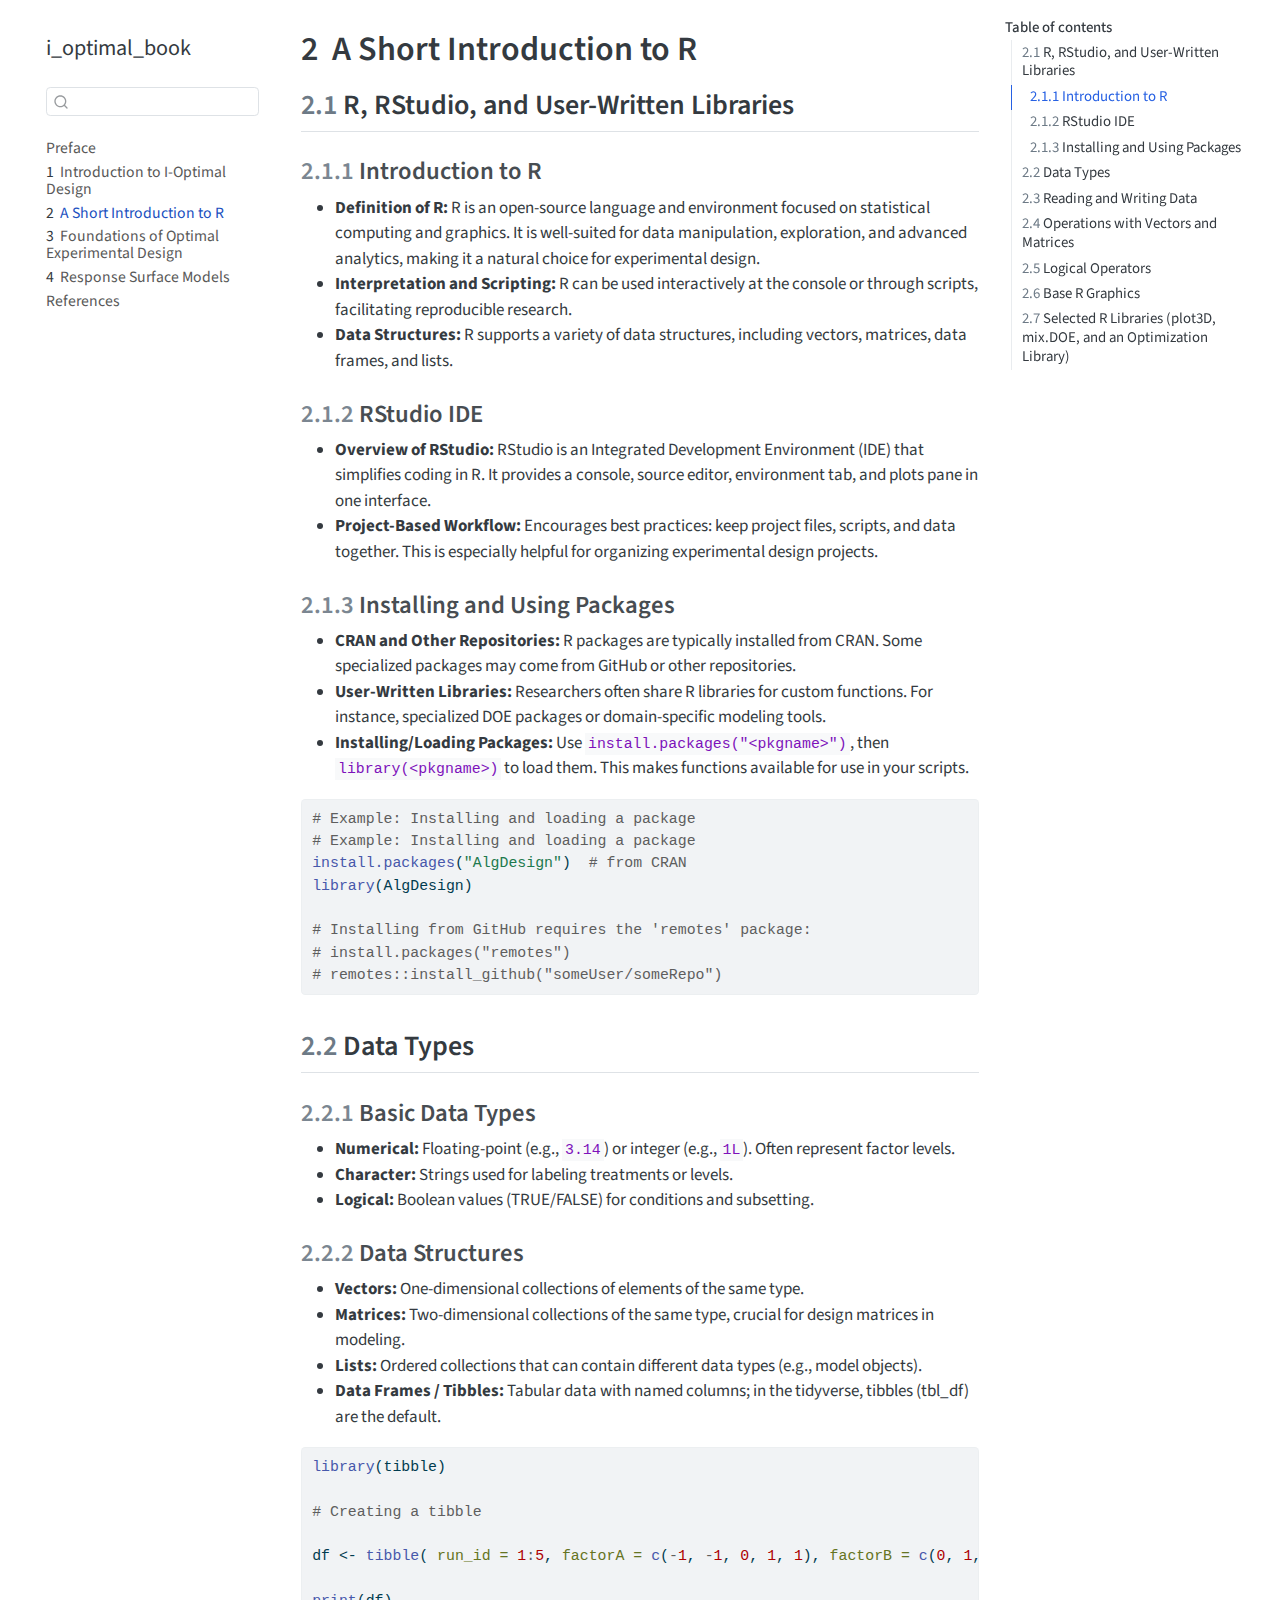
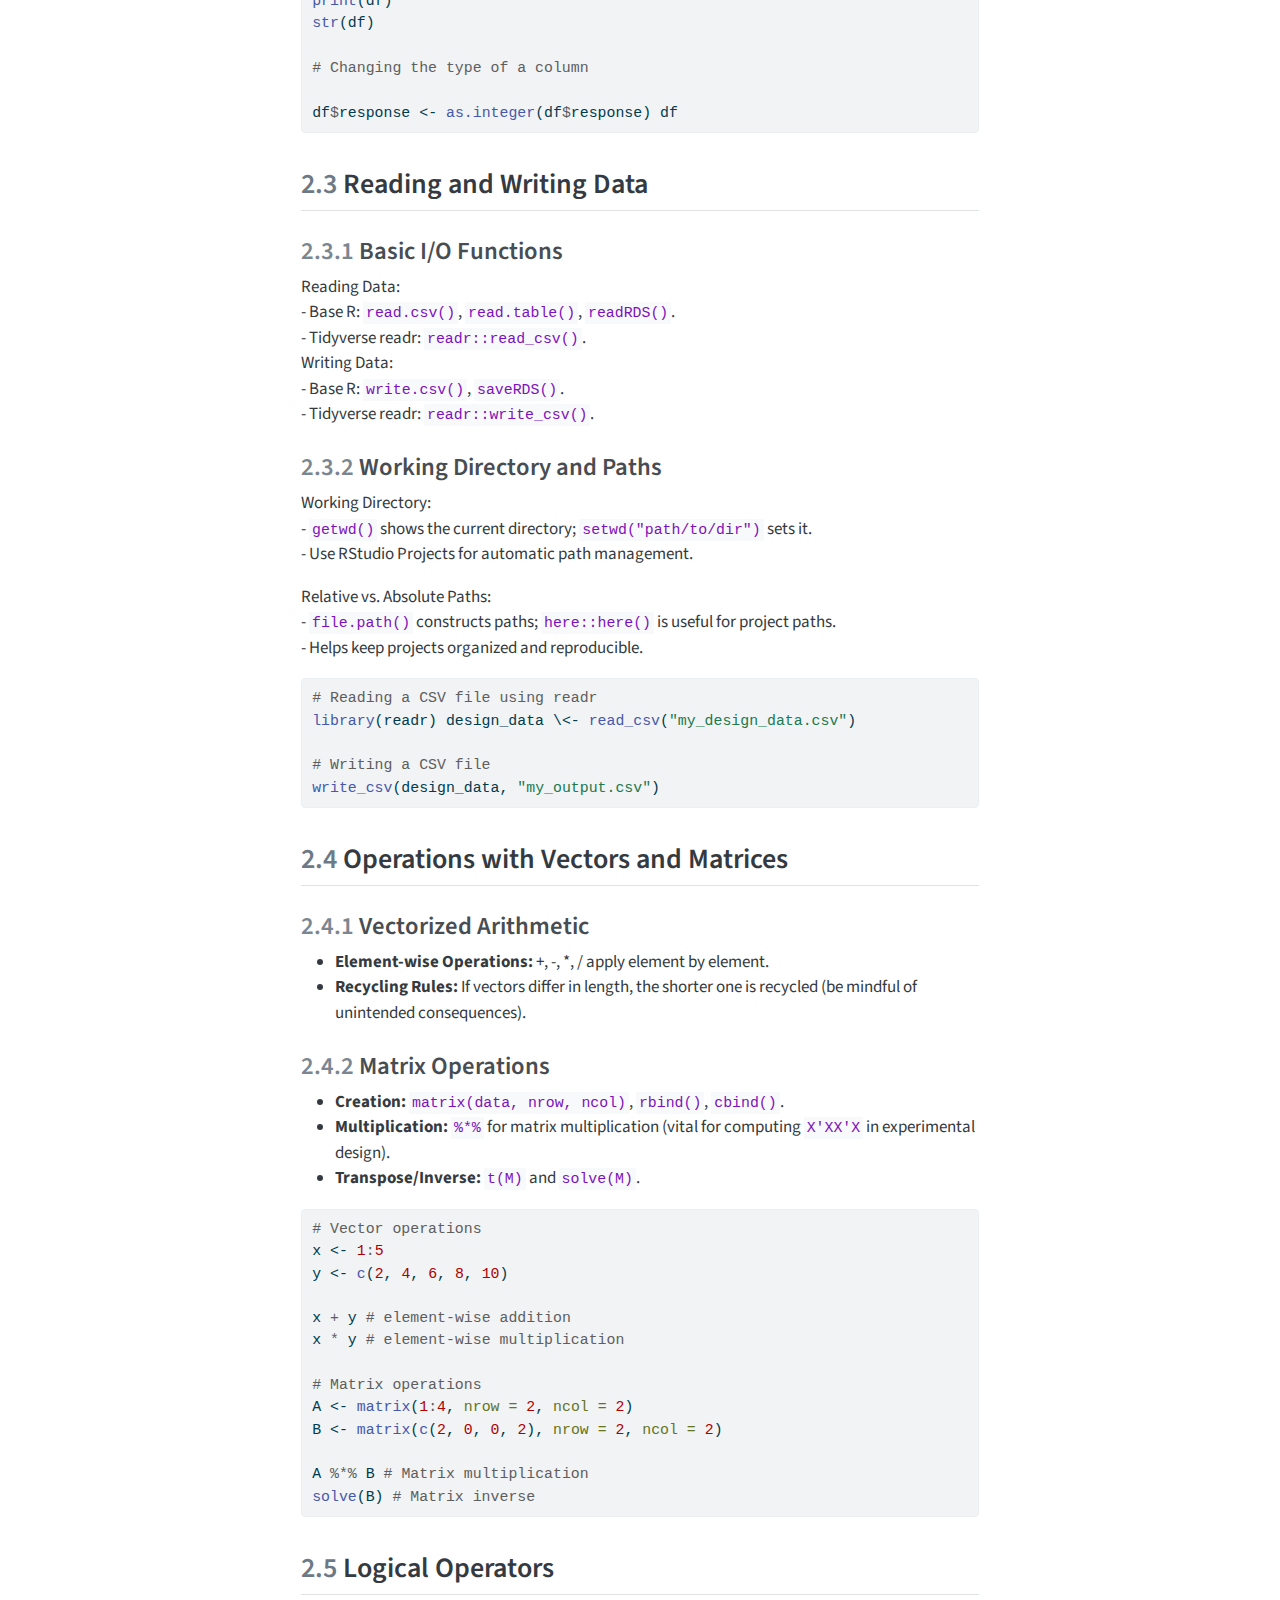
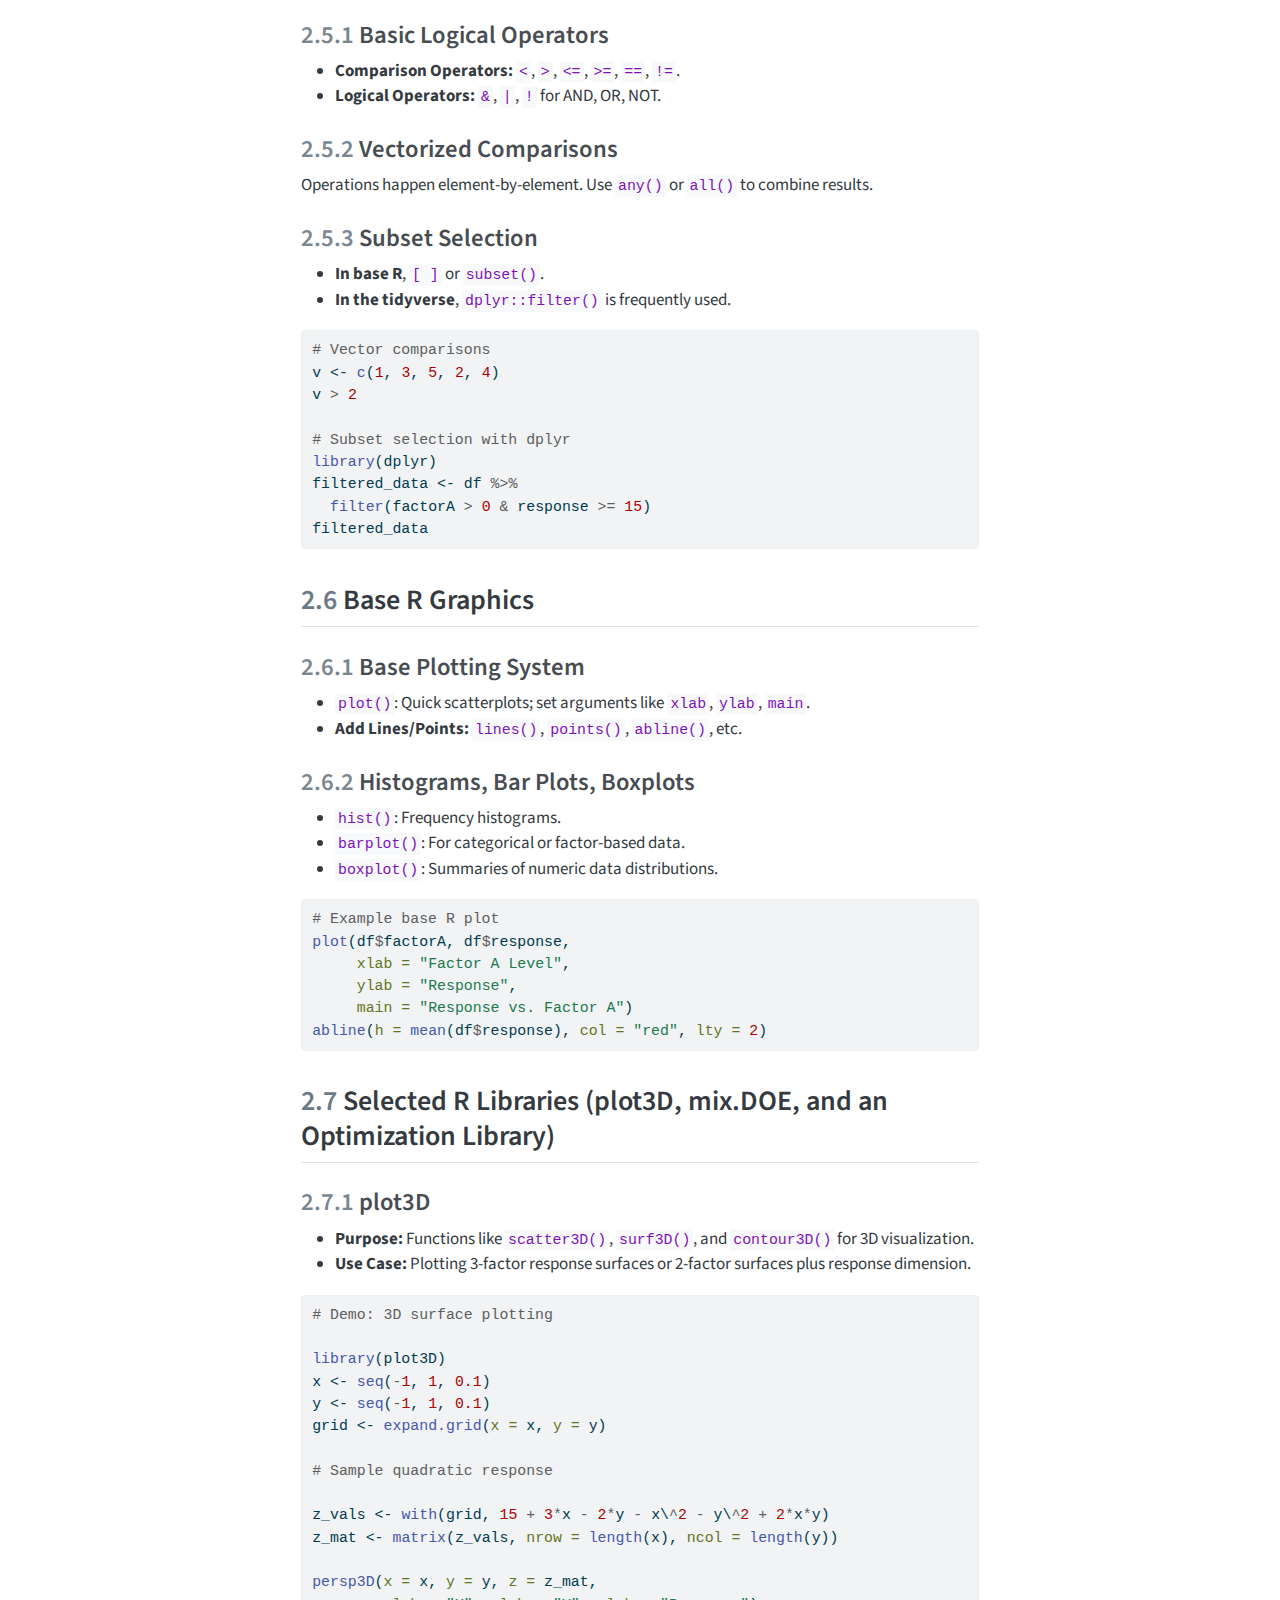
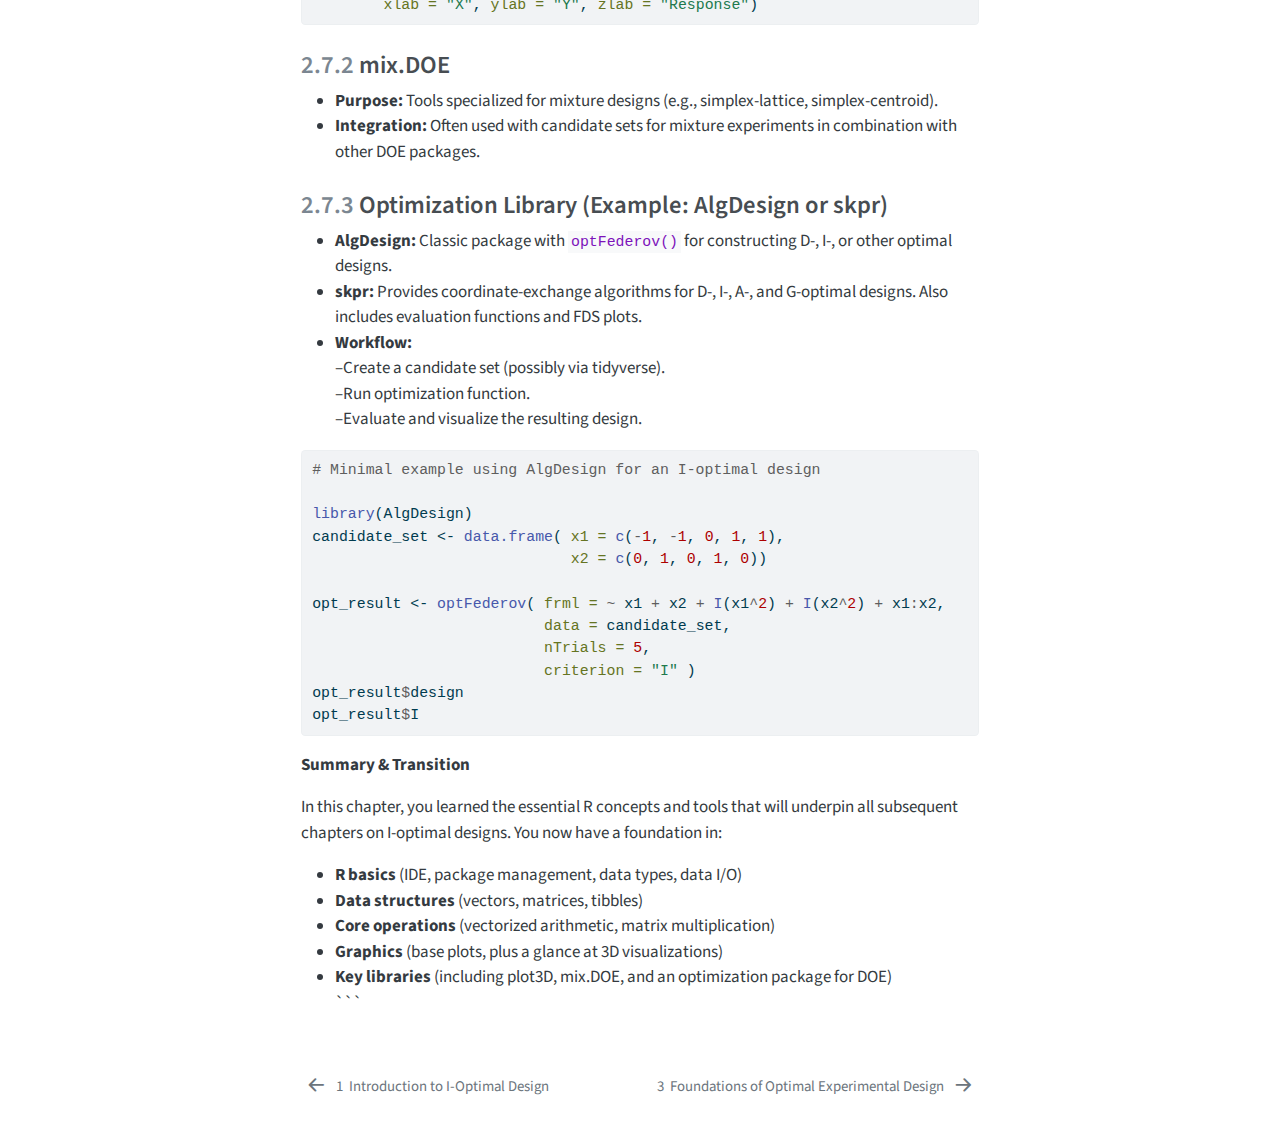
<file: _book/10_intro_to_r.html>
<!DOCTYPE html>
<html xmlns="http://www.w3.org/1999/xhtml" lang="en" xml:lang="en"><head>

<meta charset="utf-8">
<meta name="generator" content="quarto-1.5.57">

<meta name="viewport" content="width=device-width, initial-scale=1.0, user-scalable=yes">


<title>2&nbsp; A Short Introduction to R – i_optimal_book</title>
<style>
code{white-space: pre-wrap;}
span.smallcaps{font-variant: small-caps;}
div.columns{display: flex; gap: min(4vw, 1.5em);}
div.column{flex: auto; overflow-x: auto;}
div.hanging-indent{margin-left: 1.5em; text-indent: -1.5em;}
ul.task-list{list-style: none;}
ul.task-list li input[type="checkbox"] {
  width: 0.8em;
  margin: 0 0.8em 0.2em -1em; /* quarto-specific, see https://github.com/quarto-dev/quarto-cli/issues/4556 */ 
  vertical-align: middle;
}
/* CSS for syntax highlighting */
pre > code.sourceCode { white-space: pre; position: relative; }
pre > code.sourceCode > span { line-height: 1.25; }
pre > code.sourceCode > span:empty { height: 1.2em; }
.sourceCode { overflow: visible; }
code.sourceCode > span { color: inherit; text-decoration: inherit; }
div.sourceCode { margin: 1em 0; }
pre.sourceCode { margin: 0; }
@media screen {
div.sourceCode { overflow: auto; }
}
@media print {
pre > code.sourceCode { white-space: pre-wrap; }
pre > code.sourceCode > span { display: inline-block; text-indent: -5em; padding-left: 5em; }
}
pre.numberSource code
  { counter-reset: source-line 0; }
pre.numberSource code > span
  { position: relative; left: -4em; counter-increment: source-line; }
pre.numberSource code > span > a:first-child::before
  { content: counter(source-line);
    position: relative; left: -1em; text-align: right; vertical-align: baseline;
    border: none; display: inline-block;
    -webkit-touch-callout: none; -webkit-user-select: none;
    -khtml-user-select: none; -moz-user-select: none;
    -ms-user-select: none; user-select: none;
    padding: 0 4px; width: 4em;
  }
pre.numberSource { margin-left: 3em;  padding-left: 4px; }
div.sourceCode
  {   }
@media screen {
pre > code.sourceCode > span > a:first-child::before { text-decoration: underline; }
}
</style>


<script src="site_libs/quarto-nav/quarto-nav.js"></script>
<script src="site_libs/quarto-nav/headroom.min.js"></script>
<script src="site_libs/clipboard/clipboard.min.js"></script>
<script src="site_libs/quarto-search/autocomplete.umd.js"></script>
<script src="site_libs/quarto-search/fuse.min.js"></script>
<script src="site_libs/quarto-search/quarto-search.js"></script>
<meta name="quarto:offset" content="./">
<link href="./15_design_of_experiments.html" rel="next">
<link href="./05_preface.html" rel="prev">
<script src="site_libs/quarto-html/quarto.js"></script>
<script src="site_libs/quarto-html/popper.min.js"></script>
<script src="site_libs/quarto-html/tippy.umd.min.js"></script>
<script src="site_libs/quarto-html/anchor.min.js"></script>
<link href="site_libs/quarto-html/tippy.css" rel="stylesheet">
<link href="site_libs/quarto-html/quarto-syntax-highlighting.css" rel="stylesheet" id="quarto-text-highlighting-styles">
<script src="site_libs/bootstrap/bootstrap.min.js"></script>
<link href="site_libs/bootstrap/bootstrap-icons.css" rel="stylesheet">
<link href="site_libs/bootstrap/bootstrap.min.css" rel="stylesheet" id="quarto-bootstrap" data-mode="light">
<script id="quarto-search-options" type="application/json">{
  "location": "sidebar",
  "copy-button": false,
  "collapse-after": 3,
  "panel-placement": "start",
  "type": "textbox",
  "limit": 50,
  "keyboard-shortcut": [
    "f",
    "/",
    "s"
  ],
  "show-item-context": false,
  "language": {
    "search-no-results-text": "No results",
    "search-matching-documents-text": "matching documents",
    "search-copy-link-title": "Copy link to search",
    "search-hide-matches-text": "Hide additional matches",
    "search-more-match-text": "more match in this document",
    "search-more-matches-text": "more matches in this document",
    "search-clear-button-title": "Clear",
    "search-text-placeholder": "",
    "search-detached-cancel-button-title": "Cancel",
    "search-submit-button-title": "Submit",
    "search-label": "Search"
  }
}</script>


</head>

<body class="nav-sidebar floating">

<div id="quarto-search-results"></div>
  <header id="quarto-header" class="headroom fixed-top">
  <nav class="quarto-secondary-nav">
    <div class="container-fluid d-flex">
      <button type="button" class="quarto-btn-toggle btn" data-bs-toggle="collapse" role="button" data-bs-target=".quarto-sidebar-collapse-item" aria-controls="quarto-sidebar" aria-expanded="false" aria-label="Toggle sidebar navigation" onclick="if (window.quartoToggleHeadroom) { window.quartoToggleHeadroom(); }">
        <i class="bi bi-layout-text-sidebar-reverse"></i>
      </button>
        <nav class="quarto-page-breadcrumbs" aria-label="breadcrumb"><ol class="breadcrumb"><li class="breadcrumb-item"><a href="./10_intro_to_r.html"><span class="chapter-number">2</span>&nbsp; <span class="chapter-title">A Short Introduction to R</span></a></li></ol></nav>
        <a class="flex-grow-1" role="navigation" data-bs-toggle="collapse" data-bs-target=".quarto-sidebar-collapse-item" aria-controls="quarto-sidebar" aria-expanded="false" aria-label="Toggle sidebar navigation" onclick="if (window.quartoToggleHeadroom) { window.quartoToggleHeadroom(); }">      
        </a>
      <button type="button" class="btn quarto-search-button" aria-label="Search" onclick="window.quartoOpenSearch();">
        <i class="bi bi-search"></i>
      </button>
    </div>
  </nav>
</header>
<!-- content -->
<div id="quarto-content" class="quarto-container page-columns page-rows-contents page-layout-article">
<!-- sidebar -->
  <nav id="quarto-sidebar" class="sidebar collapse collapse-horizontal quarto-sidebar-collapse-item sidebar-navigation floating overflow-auto">
    <div class="pt-lg-2 mt-2 text-left sidebar-header">
    <div class="sidebar-title mb-0 py-0">
      <a href="./">i_optimal_book</a> 
    </div>
      </div>
        <div class="mt-2 flex-shrink-0 align-items-center">
        <div class="sidebar-search">
        <div id="quarto-search" class="" title="Search"></div>
        </div>
        </div>
    <div class="sidebar-menu-container"> 
    <ul class="list-unstyled mt-1">
        <li class="sidebar-item">
  <div class="sidebar-item-container"> 
  <a href="./index.html" class="sidebar-item-text sidebar-link">
 <span class="menu-text">Preface</span></a>
  </div>
</li>
        <li class="sidebar-item">
  <div class="sidebar-item-container"> 
  <a href="./05_preface.html" class="sidebar-item-text sidebar-link">
 <span class="menu-text"><span class="chapter-number">1</span>&nbsp; <span class="chapter-title">Introduction to I-Optimal Design</span></span></a>
  </div>
</li>
        <li class="sidebar-item">
  <div class="sidebar-item-container"> 
  <a href="./10_intro_to_r.html" class="sidebar-item-text sidebar-link active">
 <span class="menu-text"><span class="chapter-number">2</span>&nbsp; <span class="chapter-title">A Short Introduction to R</span></span></a>
  </div>
</li>
        <li class="sidebar-item">
  <div class="sidebar-item-container"> 
  <a href="./15_design_of_experiments.html" class="sidebar-item-text sidebar-link">
 <span class="menu-text"><span class="chapter-number">3</span>&nbsp; <span class="chapter-title">Foundations of Optimal Experimental Design</span></span></a>
  </div>
</li>
        <li class="sidebar-item">
  <div class="sidebar-item-container"> 
  <a href="./20_response_surface_models.html" class="sidebar-item-text sidebar-link">
 <span class="menu-text"><span class="chapter-number">4</span>&nbsp; <span class="chapter-title">Response Surface Models</span></span></a>
  </div>
</li>
        <li class="sidebar-item">
  <div class="sidebar-item-container"> 
  <a href="./references.html" class="sidebar-item-text sidebar-link">
 <span class="menu-text">References</span></a>
  </div>
</li>
    </ul>
    </div>
</nav>
<div id="quarto-sidebar-glass" class="quarto-sidebar-collapse-item" data-bs-toggle="collapse" data-bs-target=".quarto-sidebar-collapse-item"></div>
<!-- margin-sidebar -->
    <div id="quarto-margin-sidebar" class="sidebar margin-sidebar">
        <nav id="TOC" role="doc-toc" class="toc-active">
    <h2 id="toc-title">Table of contents</h2>
   
  <ul>
  <li><a href="#r-rstudio-and-user-written-libraries" id="toc-r-rstudio-and-user-written-libraries" class="nav-link active" data-scroll-target="#r-rstudio-and-user-written-libraries"><span class="header-section-number">2.1</span> R, RStudio, and User-Written Libraries</a>
  <ul class="collapse">
  <li><a href="#introduction-to-r" id="toc-introduction-to-r" class="nav-link" data-scroll-target="#introduction-to-r"><span class="header-section-number">2.1.1</span> Introduction to R</a></li>
  <li><a href="#rstudio-ide" id="toc-rstudio-ide" class="nav-link" data-scroll-target="#rstudio-ide"><span class="header-section-number">2.1.2</span> RStudio IDE</a></li>
  <li><a href="#installing-and-using-packages" id="toc-installing-and-using-packages" class="nav-link" data-scroll-target="#installing-and-using-packages"><span class="header-section-number">2.1.3</span> Installing and Using Packages</a></li>
  </ul></li>
  <li><a href="#data-types" id="toc-data-types" class="nav-link" data-scroll-target="#data-types"><span class="header-section-number">2.2</span> Data Types</a>
  <ul class="collapse">
  <li><a href="#basic-data-types" id="toc-basic-data-types" class="nav-link" data-scroll-target="#basic-data-types"><span class="header-section-number">2.2.1</span> Basic Data Types</a></li>
  <li><a href="#data-structures" id="toc-data-structures" class="nav-link" data-scroll-target="#data-structures"><span class="header-section-number">2.2.2</span> Data Structures</a></li>
  </ul></li>
  <li><a href="#reading-and-writing-data" id="toc-reading-and-writing-data" class="nav-link" data-scroll-target="#reading-and-writing-data"><span class="header-section-number">2.3</span> Reading and Writing Data</a>
  <ul class="collapse">
  <li><a href="#basic-io-functions" id="toc-basic-io-functions" class="nav-link" data-scroll-target="#basic-io-functions"><span class="header-section-number">2.3.1</span> Basic I/O Functions</a></li>
  <li><a href="#working-directory-and-paths" id="toc-working-directory-and-paths" class="nav-link" data-scroll-target="#working-directory-and-paths"><span class="header-section-number">2.3.2</span> Working Directory and Paths</a></li>
  </ul></li>
  <li><a href="#operations-with-vectors-and-matrices" id="toc-operations-with-vectors-and-matrices" class="nav-link" data-scroll-target="#operations-with-vectors-and-matrices"><span class="header-section-number">2.4</span> Operations with Vectors and Matrices</a>
  <ul class="collapse">
  <li><a href="#vectorized-arithmetic" id="toc-vectorized-arithmetic" class="nav-link" data-scroll-target="#vectorized-arithmetic"><span class="header-section-number">2.4.1</span> Vectorized Arithmetic</a></li>
  <li><a href="#matrix-operations" id="toc-matrix-operations" class="nav-link" data-scroll-target="#matrix-operations"><span class="header-section-number">2.4.2</span> Matrix Operations</a></li>
  </ul></li>
  <li><a href="#logical-operators" id="toc-logical-operators" class="nav-link" data-scroll-target="#logical-operators"><span class="header-section-number">2.5</span> Logical Operators</a>
  <ul class="collapse">
  <li><a href="#basic-logical-operators" id="toc-basic-logical-operators" class="nav-link" data-scroll-target="#basic-logical-operators"><span class="header-section-number">2.5.1</span> Basic Logical Operators</a></li>
  <li><a href="#vectorized-comparisons" id="toc-vectorized-comparisons" class="nav-link" data-scroll-target="#vectorized-comparisons"><span class="header-section-number">2.5.2</span> Vectorized Comparisons</a></li>
  <li><a href="#subset-selection" id="toc-subset-selection" class="nav-link" data-scroll-target="#subset-selection"><span class="header-section-number">2.5.3</span> Subset Selection</a></li>
  </ul></li>
  <li><a href="#base-r-graphics" id="toc-base-r-graphics" class="nav-link" data-scroll-target="#base-r-graphics"><span class="header-section-number">2.6</span> Base R Graphics</a>
  <ul class="collapse">
  <li><a href="#base-plotting-system" id="toc-base-plotting-system" class="nav-link" data-scroll-target="#base-plotting-system"><span class="header-section-number">2.6.1</span> Base Plotting System</a></li>
  <li><a href="#histograms-bar-plots-boxplots" id="toc-histograms-bar-plots-boxplots" class="nav-link" data-scroll-target="#histograms-bar-plots-boxplots"><span class="header-section-number">2.6.2</span> Histograms, Bar Plots, Boxplots</a></li>
  </ul></li>
  <li><a href="#selected-r-libraries-plot3d-mix.doe-and-an-optimization-library" id="toc-selected-r-libraries-plot3d-mix.doe-and-an-optimization-library" class="nav-link" data-scroll-target="#selected-r-libraries-plot3d-mix.doe-and-an-optimization-library"><span class="header-section-number">2.7</span> Selected R Libraries (plot3D, mix.DOE, and an Optimization Library)</a>
  <ul class="collapse">
  <li><a href="#plot3d" id="toc-plot3d" class="nav-link" data-scroll-target="#plot3d"><span class="header-section-number">2.7.1</span> plot3D</a></li>
  <li><a href="#mix.doe" id="toc-mix.doe" class="nav-link" data-scroll-target="#mix.doe"><span class="header-section-number">2.7.2</span> mix.DOE</a></li>
  <li><a href="#optimization-library-example-algdesign-or-skpr" id="toc-optimization-library-example-algdesign-or-skpr" class="nav-link" data-scroll-target="#optimization-library-example-algdesign-or-skpr"><span class="header-section-number">2.7.3</span> Optimization Library (Example: AlgDesign or skpr)</a></li>
  </ul></li>
  </ul>
</nav>
    </div>
<!-- main -->
<main class="content" id="quarto-document-content">

<header id="title-block-header" class="quarto-title-block default">
<div class="quarto-title">
<h1 class="title"><span class="chapter-number">2</span>&nbsp; <span class="chapter-title">A Short Introduction to R</span></h1>
</div>



<div class="quarto-title-meta">

    
  
    
  </div>
  


</header>


<section id="r-rstudio-and-user-written-libraries" class="level2" data-number="2.1">
<h2 data-number="2.1" class="anchored" data-anchor-id="r-rstudio-and-user-written-libraries"><span class="header-section-number">2.1</span> R, RStudio, and User-Written Libraries</h2>
<section id="introduction-to-r" class="level3" data-number="2.1.1">
<h3 data-number="2.1.1" class="anchored" data-anchor-id="introduction-to-r"><span class="header-section-number">2.1.1</span> Introduction to R</h3>
<ul>
<li><strong>Definition of R:</strong> R is an open-source language and environment focused on statistical computing and graphics. It is well-suited for data manipulation, exploration, and advanced analytics, making it a natural choice for experimental design.</li>
<li><strong>Interpretation and Scripting:</strong> R can be used interactively at the console or through scripts, facilitating reproducible research.</li>
<li><strong>Data Structures:</strong> R supports a variety of data structures, including vectors, matrices, data frames, and lists.</li>
</ul>
</section>
<section id="rstudio-ide" class="level3" data-number="2.1.2">
<h3 data-number="2.1.2" class="anchored" data-anchor-id="rstudio-ide"><span class="header-section-number">2.1.2</span> RStudio IDE</h3>
<ul>
<li><strong>Overview of RStudio:</strong> RStudio is an Integrated Development Environment (IDE) that simplifies coding in R. It provides a console, source editor, environment tab, and plots pane in one interface.</li>
<li><strong>Project-Based Workflow:</strong> Encourages best practices: keep project files, scripts, and data together. This is especially helpful for organizing experimental design projects.</li>
</ul>
</section>
<section id="installing-and-using-packages" class="level3" data-number="2.1.3">
<h3 data-number="2.1.3" class="anchored" data-anchor-id="installing-and-using-packages"><span class="header-section-number">2.1.3</span> Installing and Using Packages</h3>
<ul>
<li><strong>CRAN and Other Repositories:</strong> R packages are typically installed from CRAN. Some specialized packages may come from GitHub or other repositories.</li>
<li><strong>User-Written Libraries:</strong> Researchers often share R libraries for custom functions. For instance, specialized DOE packages or domain-specific modeling tools.</li>
<li><strong>Installing/Loading Packages:</strong> Use <code>install.packages("&lt;pkgname&gt;")</code>, then <code>library(&lt;pkgname&gt;)</code> to load them. This makes functions available for use in your scripts.</li>
</ul>
<div class="cell">
<div class="sourceCode cell-code" id="cb1"><pre class="sourceCode r code-with-copy"><code class="sourceCode r"><span id="cb1-1"><a href="#cb1-1" aria-hidden="true" tabindex="-1"></a><span class="co"># Example: Installing and loading a package</span></span>
<span id="cb1-2"><a href="#cb1-2" aria-hidden="true" tabindex="-1"></a><span class="co"># Example: Installing and loading a package</span></span>
<span id="cb1-3"><a href="#cb1-3" aria-hidden="true" tabindex="-1"></a><span class="fu">install.packages</span>(<span class="st">"AlgDesign"</span>)  <span class="co"># from CRAN</span></span>
<span id="cb1-4"><a href="#cb1-4" aria-hidden="true" tabindex="-1"></a><span class="fu">library</span>(AlgDesign)</span>
<span id="cb1-5"><a href="#cb1-5" aria-hidden="true" tabindex="-1"></a></span>
<span id="cb1-6"><a href="#cb1-6" aria-hidden="true" tabindex="-1"></a><span class="co"># Installing from GitHub requires the 'remotes' package:</span></span>
<span id="cb1-7"><a href="#cb1-7" aria-hidden="true" tabindex="-1"></a><span class="co"># install.packages("remotes")</span></span>
<span id="cb1-8"><a href="#cb1-8" aria-hidden="true" tabindex="-1"></a><span class="co"># remotes::install_github("someUser/someRepo")</span></span></code><button title="Copy to Clipboard" class="code-copy-button"><i class="bi"></i></button></pre></div>
</div>
</section>
</section>
<section id="data-types" class="level2" data-number="2.2">
<h2 data-number="2.2" class="anchored" data-anchor-id="data-types"><span class="header-section-number">2.2</span> Data Types</h2>
<section id="basic-data-types" class="level3" data-number="2.2.1">
<h3 data-number="2.2.1" class="anchored" data-anchor-id="basic-data-types"><span class="header-section-number">2.2.1</span> Basic Data Types</h3>
<ul>
<li><strong>Numerical:</strong> Floating-point (e.g., <code>3.14</code>) or integer (e.g., <code>1L</code>). Often represent factor levels.</li>
<li><strong>Character:</strong> Strings used for labeling treatments or levels.</li>
<li><strong>Logical:</strong> Boolean values (TRUE/FALSE) for conditions and subsetting.</li>
</ul>
</section>
<section id="data-structures" class="level3" data-number="2.2.2">
<h3 data-number="2.2.2" class="anchored" data-anchor-id="data-structures"><span class="header-section-number">2.2.2</span> Data Structures</h3>
<ul>
<li><strong>Vectors:</strong> One-dimensional collections of elements of the same type.</li>
<li><strong>Matrices:</strong> Two-dimensional collections of the same type, crucial for design matrices in modeling.</li>
<li><strong>Lists:</strong> Ordered collections that can contain different data types (e.g., model objects).</li>
<li><strong>Data Frames / Tibbles:</strong> Tabular data with named columns; in the tidyverse, tibbles (tbl_df) are the default.</li>
</ul>
<div class="cell">
<div class="sourceCode cell-code" id="cb2"><pre class="sourceCode r code-with-copy"><code class="sourceCode r"><span id="cb2-1"><a href="#cb2-1" aria-hidden="true" tabindex="-1"></a><span class="fu">library</span>(tibble)</span>
<span id="cb2-2"><a href="#cb2-2" aria-hidden="true" tabindex="-1"></a></span>
<span id="cb2-3"><a href="#cb2-3" aria-hidden="true" tabindex="-1"></a><span class="co"># Creating a tibble</span></span>
<span id="cb2-4"><a href="#cb2-4" aria-hidden="true" tabindex="-1"></a></span>
<span id="cb2-5"><a href="#cb2-5" aria-hidden="true" tabindex="-1"></a>df <span class="ot">&lt;-</span> <span class="fu">tibble</span>( <span class="at">run_id =</span> <span class="dv">1</span><span class="sc">:</span><span class="dv">5</span>, <span class="at">factorA =</span> <span class="fu">c</span>(<span class="sc">-</span><span class="dv">1</span>, <span class="sc">-</span><span class="dv">1</span>, <span class="dv">0</span>, <span class="dv">1</span>, <span class="dv">1</span>), <span class="at">factorB =</span> <span class="fu">c</span>(<span class="dv">0</span>, <span class="dv">1</span>, <span class="sc">-</span><span class="dv">1</span>, <span class="dv">0</span>, <span class="dv">1</span>), <span class="at">response =</span> <span class="fu">c</span>(<span class="fl">10.2</span>, <span class="fl">12.1</span>, <span class="fl">9.7</span>, <span class="fl">15.4</span>, <span class="fl">18.0</span>) )</span>
<span id="cb2-6"><a href="#cb2-6" aria-hidden="true" tabindex="-1"></a></span>
<span id="cb2-7"><a href="#cb2-7" aria-hidden="true" tabindex="-1"></a><span class="fu">print</span>(df)</span>
<span id="cb2-8"><a href="#cb2-8" aria-hidden="true" tabindex="-1"></a><span class="fu">str</span>(df)</span>
<span id="cb2-9"><a href="#cb2-9" aria-hidden="true" tabindex="-1"></a></span>
<span id="cb2-10"><a href="#cb2-10" aria-hidden="true" tabindex="-1"></a><span class="co"># Changing the type of a column</span></span>
<span id="cb2-11"><a href="#cb2-11" aria-hidden="true" tabindex="-1"></a></span>
<span id="cb2-12"><a href="#cb2-12" aria-hidden="true" tabindex="-1"></a>df<span class="sc">$</span>response <span class="ot">&lt;-</span> <span class="fu">as.integer</span>(df<span class="sc">$</span>response) df</span></code><button title="Copy to Clipboard" class="code-copy-button"><i class="bi"></i></button></pre></div>
</div>
</section>
</section>
<section id="reading-and-writing-data" class="level2" data-number="2.3">
<h2 data-number="2.3" class="anchored" data-anchor-id="reading-and-writing-data"><span class="header-section-number">2.3</span> Reading and Writing Data</h2>
<section id="basic-io-functions" class="level3" data-number="2.3.1">
<h3 data-number="2.3.1" class="anchored" data-anchor-id="basic-io-functions"><span class="header-section-number">2.3.1</span> Basic I/O Functions</h3>
<p>Reading Data:<br>
- Base R: <code>read.csv()</code>, <code>read.table()</code>, <code>readRDS()</code>.<br>
- Tidyverse readr: <code>readr::read_csv()</code>.<br>
Writing Data:<br>
- Base R: <code>write.csv()</code>, <code>saveRDS()</code>.<br>
- Tidyverse readr: <code>readr::write_csv()</code>.</p>
</section>
<section id="working-directory-and-paths" class="level3" data-number="2.3.2">
<h3 data-number="2.3.2" class="anchored" data-anchor-id="working-directory-and-paths"><span class="header-section-number">2.3.2</span> Working Directory and Paths</h3>
<p>Working Directory:<br>
- <code>getwd()</code> shows the current directory; <code>setwd("path/to/dir")</code> sets it.<br>
- Use RStudio Projects for automatic path management.</p>
<p>Relative vs.&nbsp;Absolute Paths:<br>
- <code>file.path()</code> constructs paths; <code>here::here()</code> is useful for project paths.<br>
- Helps keep projects organized and reproducible.</p>
<div class="cell">
<div class="sourceCode cell-code" id="cb3"><pre class="sourceCode r code-with-copy"><code class="sourceCode r"><span id="cb3-1"><a href="#cb3-1" aria-hidden="true" tabindex="-1"></a><span class="co"># Reading a CSV file using readr</span></span>
<span id="cb3-2"><a href="#cb3-2" aria-hidden="true" tabindex="-1"></a><span class="fu">library</span>(readr) design_data \<span class="ot">&lt;-</span> <span class="fu">read_csv</span>(<span class="st">"my_design_data.csv"</span>)</span>
<span id="cb3-3"><a href="#cb3-3" aria-hidden="true" tabindex="-1"></a></span>
<span id="cb3-4"><a href="#cb3-4" aria-hidden="true" tabindex="-1"></a><span class="co"># Writing a CSV file</span></span>
<span id="cb3-5"><a href="#cb3-5" aria-hidden="true" tabindex="-1"></a><span class="fu">write_csv</span>(design_data, <span class="st">"my_output.csv"</span>)</span></code><button title="Copy to Clipboard" class="code-copy-button"><i class="bi"></i></button></pre></div>
</div>
</section>
</section>
<section id="operations-with-vectors-and-matrices" class="level2" data-number="2.4">
<h2 data-number="2.4" class="anchored" data-anchor-id="operations-with-vectors-and-matrices"><span class="header-section-number">2.4</span> Operations with Vectors and Matrices</h2>
<section id="vectorized-arithmetic" class="level3" data-number="2.4.1">
<h3 data-number="2.4.1" class="anchored" data-anchor-id="vectorized-arithmetic"><span class="header-section-number">2.4.1</span> Vectorized Arithmetic</h3>
<ul>
<li><strong>Element-wise Operations:</strong> +, -, *, / apply element by element.<br>
</li>
<li><strong>Recycling Rules:</strong> If vectors differ in length, the shorter one is recycled (be mindful of unintended consequences).</li>
</ul>
</section>
<section id="matrix-operations" class="level3" data-number="2.4.2">
<h3 data-number="2.4.2" class="anchored" data-anchor-id="matrix-operations"><span class="header-section-number">2.4.2</span> Matrix Operations</h3>
<ul>
<li><strong>Creation:</strong> <code>matrix(data, nrow, ncol)</code>, <code>rbind()</code>, <code>cbind()</code>.<br>
</li>
<li><strong>Multiplication:</strong> <code>%*%</code> for matrix multiplication (vital for computing <code>X′XX′X</code> in experimental design).<br>
</li>
<li><strong>Transpose/Inverse:</strong> <code>t(M)</code> and <code>solve(M)</code>.</li>
</ul>
<div class="cell">
<div class="sourceCode cell-code" id="cb4"><pre class="sourceCode r code-with-copy"><code class="sourceCode r"><span id="cb4-1"><a href="#cb4-1" aria-hidden="true" tabindex="-1"></a><span class="co"># Vector operations</span></span>
<span id="cb4-2"><a href="#cb4-2" aria-hidden="true" tabindex="-1"></a>x <span class="ot">&lt;-</span> <span class="dv">1</span><span class="sc">:</span><span class="dv">5</span> </span>
<span id="cb4-3"><a href="#cb4-3" aria-hidden="true" tabindex="-1"></a>y <span class="ot">&lt;-</span> <span class="fu">c</span>(<span class="dv">2</span>, <span class="dv">4</span>, <span class="dv">6</span>, <span class="dv">8</span>, <span class="dv">10</span>)</span>
<span id="cb4-4"><a href="#cb4-4" aria-hidden="true" tabindex="-1"></a></span>
<span id="cb4-5"><a href="#cb4-5" aria-hidden="true" tabindex="-1"></a>x <span class="sc">+</span> y <span class="co"># element-wise addition </span></span>
<span id="cb4-6"><a href="#cb4-6" aria-hidden="true" tabindex="-1"></a>x <span class="sc">*</span> y <span class="co"># element-wise multiplication</span></span>
<span id="cb4-7"><a href="#cb4-7" aria-hidden="true" tabindex="-1"></a></span>
<span id="cb4-8"><a href="#cb4-8" aria-hidden="true" tabindex="-1"></a><span class="co"># Matrix operations</span></span>
<span id="cb4-9"><a href="#cb4-9" aria-hidden="true" tabindex="-1"></a>A <span class="ot">&lt;-</span> <span class="fu">matrix</span>(<span class="dv">1</span><span class="sc">:</span><span class="dv">4</span>, <span class="at">nrow =</span> <span class="dv">2</span>, <span class="at">ncol =</span> <span class="dv">2</span>) </span>
<span id="cb4-10"><a href="#cb4-10" aria-hidden="true" tabindex="-1"></a>B <span class="ot">&lt;-</span> <span class="fu">matrix</span>(<span class="fu">c</span>(<span class="dv">2</span>, <span class="dv">0</span>, <span class="dv">0</span>, <span class="dv">2</span>), <span class="at">nrow =</span> <span class="dv">2</span>, <span class="at">ncol =</span> <span class="dv">2</span>)</span>
<span id="cb4-11"><a href="#cb4-11" aria-hidden="true" tabindex="-1"></a></span>
<span id="cb4-12"><a href="#cb4-12" aria-hidden="true" tabindex="-1"></a>A <span class="sc">%*%</span> B <span class="co"># Matrix multiplication </span></span>
<span id="cb4-13"><a href="#cb4-13" aria-hidden="true" tabindex="-1"></a><span class="fu">solve</span>(B) <span class="co"># Matrix inverse</span></span></code><button title="Copy to Clipboard" class="code-copy-button"><i class="bi"></i></button></pre></div>
</div>
</section>
</section>
<section id="logical-operators" class="level2" data-number="2.5">
<h2 data-number="2.5" class="anchored" data-anchor-id="logical-operators"><span class="header-section-number">2.5</span> Logical Operators</h2>
<section id="basic-logical-operators" class="level3" data-number="2.5.1">
<h3 data-number="2.5.1" class="anchored" data-anchor-id="basic-logical-operators"><span class="header-section-number">2.5.1</span> Basic Logical Operators</h3>
<ul>
<li><strong>Comparison Operators:</strong> <code>&lt;</code>, <code>&gt;</code>, <code>&lt;=</code>, <code>&gt;=</code>, <code>==</code>, <code>!=</code>.</li>
<li><strong>Logical Operators:</strong> <code>&amp;</code>, <code>|</code>, <code>!</code> for AND, OR, NOT.</li>
</ul>
</section>
<section id="vectorized-comparisons" class="level3" data-number="2.5.2">
<h3 data-number="2.5.2" class="anchored" data-anchor-id="vectorized-comparisons"><span class="header-section-number">2.5.2</span> Vectorized Comparisons</h3>
<p>Operations happen element-by-element. Use <code>any()</code> or <code>all()</code> to combine results.</p>
</section>
<section id="subset-selection" class="level3" data-number="2.5.3">
<h3 data-number="2.5.3" class="anchored" data-anchor-id="subset-selection"><span class="header-section-number">2.5.3</span> Subset Selection</h3>
<ul>
<li><strong>In base R</strong>, <code>[ ]</code> or <code>subset()</code>.</li>
<li><strong>In the tidyverse</strong>, <code>dplyr::filter()</code> is frequently used.</li>
</ul>
<div class="cell">
<div class="sourceCode cell-code" id="cb5"><pre class="sourceCode r code-with-copy"><code class="sourceCode r"><span id="cb5-1"><a href="#cb5-1" aria-hidden="true" tabindex="-1"></a><span class="co"># Vector comparisons</span></span>
<span id="cb5-2"><a href="#cb5-2" aria-hidden="true" tabindex="-1"></a>v <span class="ot">&lt;-</span> <span class="fu">c</span>(<span class="dv">1</span>, <span class="dv">3</span>, <span class="dv">5</span>, <span class="dv">2</span>, <span class="dv">4</span>)</span>
<span id="cb5-3"><a href="#cb5-3" aria-hidden="true" tabindex="-1"></a>v <span class="sc">&gt;</span> <span class="dv">2</span></span>
<span id="cb5-4"><a href="#cb5-4" aria-hidden="true" tabindex="-1"></a></span>
<span id="cb5-5"><a href="#cb5-5" aria-hidden="true" tabindex="-1"></a><span class="co"># Subset selection with dplyr</span></span>
<span id="cb5-6"><a href="#cb5-6" aria-hidden="true" tabindex="-1"></a><span class="fu">library</span>(dplyr) </span>
<span id="cb5-7"><a href="#cb5-7" aria-hidden="true" tabindex="-1"></a>filtered_data <span class="ot">&lt;-</span> df <span class="sc">%&gt;%</span> </span>
<span id="cb5-8"><a href="#cb5-8" aria-hidden="true" tabindex="-1"></a>  <span class="fu">filter</span>(factorA <span class="sc">&gt;</span> <span class="dv">0</span> <span class="sc">&amp;</span> response <span class="sc">&gt;=</span> <span class="dv">15</span>) </span>
<span id="cb5-9"><a href="#cb5-9" aria-hidden="true" tabindex="-1"></a>filtered_data</span></code><button title="Copy to Clipboard" class="code-copy-button"><i class="bi"></i></button></pre></div>
</div>
</section>
</section>
<section id="base-r-graphics" class="level2" data-number="2.6">
<h2 data-number="2.6" class="anchored" data-anchor-id="base-r-graphics"><span class="header-section-number">2.6</span> Base R Graphics</h2>
<section id="base-plotting-system" class="level3" data-number="2.6.1">
<h3 data-number="2.6.1" class="anchored" data-anchor-id="base-plotting-system"><span class="header-section-number">2.6.1</span> Base Plotting System</h3>
<ul>
<li><code>plot()</code>: Quick scatterplots; set arguments like <code>xlab</code>, <code>ylab</code>, <code>main</code>.</li>
<li><strong>Add Lines/Points:</strong> <code>lines()</code>, <code>points()</code>, <code>abline()</code>, etc.</li>
</ul>
</section>
<section id="histograms-bar-plots-boxplots" class="level3" data-number="2.6.2">
<h3 data-number="2.6.2" class="anchored" data-anchor-id="histograms-bar-plots-boxplots"><span class="header-section-number">2.6.2</span> Histograms, Bar Plots, Boxplots</h3>
<ul>
<li><code>hist()</code>: Frequency histograms.</li>
<li><code>barplot()</code>: For categorical or factor-based data.</li>
<li><code>boxplot()</code>: Summaries of numeric data distributions.</li>
</ul>
<div class="cell">
<div class="sourceCode cell-code" id="cb6"><pre class="sourceCode r code-with-copy"><code class="sourceCode r"><span id="cb6-1"><a href="#cb6-1" aria-hidden="true" tabindex="-1"></a><span class="co"># Example base R plot</span></span>
<span id="cb6-2"><a href="#cb6-2" aria-hidden="true" tabindex="-1"></a><span class="fu">plot</span>(df<span class="sc">$</span>factorA, df<span class="sc">$</span>response, </span>
<span id="cb6-3"><a href="#cb6-3" aria-hidden="true" tabindex="-1"></a>     <span class="at">xlab =</span> <span class="st">"Factor A Level"</span>, </span>
<span id="cb6-4"><a href="#cb6-4" aria-hidden="true" tabindex="-1"></a>     <span class="at">ylab =</span> <span class="st">"Response"</span>, </span>
<span id="cb6-5"><a href="#cb6-5" aria-hidden="true" tabindex="-1"></a>     <span class="at">main =</span> <span class="st">"Response vs. Factor A"</span>) </span>
<span id="cb6-6"><a href="#cb6-6" aria-hidden="true" tabindex="-1"></a><span class="fu">abline</span>(<span class="at">h =</span> <span class="fu">mean</span>(df<span class="sc">$</span>response), <span class="at">col =</span> <span class="st">"red"</span>, <span class="at">lty =</span> <span class="dv">2</span>)</span></code><button title="Copy to Clipboard" class="code-copy-button"><i class="bi"></i></button></pre></div>
</div>
</section>
</section>
<section id="selected-r-libraries-plot3d-mix.doe-and-an-optimization-library" class="level2" data-number="2.7">
<h2 data-number="2.7" class="anchored" data-anchor-id="selected-r-libraries-plot3d-mix.doe-and-an-optimization-library"><span class="header-section-number">2.7</span> Selected R Libraries (plot3D, mix.DOE, and an Optimization Library)</h2>
<section id="plot3d" class="level3" data-number="2.7.1">
<h3 data-number="2.7.1" class="anchored" data-anchor-id="plot3d"><span class="header-section-number">2.7.1</span> plot3D</h3>
<ul>
<li><strong>Purpose:</strong> Functions like <code>scatter3D()</code>, <code>surf3D()</code>, and <code>contour3D()</code> for 3D visualization.<br>
</li>
<li><strong>Use Case:</strong> Plotting 3-factor response surfaces or 2-factor surfaces plus response dimension.</li>
</ul>
<div class="cell">
<div class="sourceCode cell-code" id="cb7"><pre class="sourceCode r code-with-copy"><code class="sourceCode r"><span id="cb7-1"><a href="#cb7-1" aria-hidden="true" tabindex="-1"></a><span class="co"># Demo: 3D surface plotting</span></span>
<span id="cb7-2"><a href="#cb7-2" aria-hidden="true" tabindex="-1"></a></span>
<span id="cb7-3"><a href="#cb7-3" aria-hidden="true" tabindex="-1"></a><span class="fu">library</span>(plot3D) </span>
<span id="cb7-4"><a href="#cb7-4" aria-hidden="true" tabindex="-1"></a>x <span class="ot">&lt;-</span> <span class="fu">seq</span>(<span class="sc">-</span><span class="dv">1</span>, <span class="dv">1</span>, <span class="fl">0.1</span>) </span>
<span id="cb7-5"><a href="#cb7-5" aria-hidden="true" tabindex="-1"></a>y <span class="ot">&lt;-</span> <span class="fu">seq</span>(<span class="sc">-</span><span class="dv">1</span>, <span class="dv">1</span>, <span class="fl">0.1</span>) </span>
<span id="cb7-6"><a href="#cb7-6" aria-hidden="true" tabindex="-1"></a>grid <span class="ot">&lt;-</span> <span class="fu">expand.grid</span>(<span class="at">x =</span> x, <span class="at">y =</span> y)</span>
<span id="cb7-7"><a href="#cb7-7" aria-hidden="true" tabindex="-1"></a></span>
<span id="cb7-8"><a href="#cb7-8" aria-hidden="true" tabindex="-1"></a><span class="co"># Sample quadratic response</span></span>
<span id="cb7-9"><a href="#cb7-9" aria-hidden="true" tabindex="-1"></a></span>
<span id="cb7-10"><a href="#cb7-10" aria-hidden="true" tabindex="-1"></a>z_vals <span class="ot">&lt;-</span> <span class="fu">with</span>(grid, <span class="dv">15</span> <span class="sc">+</span> <span class="dv">3</span><span class="sc">*</span>x <span class="sc">-</span> <span class="dv">2</span><span class="sc">*</span>y <span class="sc">-</span> x\<span class="sc">^</span><span class="dv">2</span> <span class="sc">-</span> y\<span class="sc">^</span><span class="dv">2</span> <span class="sc">+</span> <span class="dv">2</span><span class="sc">*</span>x<span class="sc">*</span>y) </span>
<span id="cb7-11"><a href="#cb7-11" aria-hidden="true" tabindex="-1"></a>z_mat <span class="ot">&lt;-</span> <span class="fu">matrix</span>(z_vals, <span class="at">nrow =</span> <span class="fu">length</span>(x), <span class="at">ncol =</span> <span class="fu">length</span>(y))</span>
<span id="cb7-12"><a href="#cb7-12" aria-hidden="true" tabindex="-1"></a></span>
<span id="cb7-13"><a href="#cb7-13" aria-hidden="true" tabindex="-1"></a><span class="fu">persp3D</span>(<span class="at">x =</span> x, <span class="at">y =</span> y, <span class="at">z =</span> z_mat, </span>
<span id="cb7-14"><a href="#cb7-14" aria-hidden="true" tabindex="-1"></a>        <span class="at">xlab =</span> <span class="st">"X"</span>, <span class="at">ylab =</span> <span class="st">"Y"</span>, <span class="at">zlab =</span> <span class="st">"Response"</span>)</span></code><button title="Copy to Clipboard" class="code-copy-button"><i class="bi"></i></button></pre></div>
</div>
</section>
<section id="mix.doe" class="level3" data-number="2.7.2">
<h3 data-number="2.7.2" class="anchored" data-anchor-id="mix.doe"><span class="header-section-number">2.7.2</span> mix.DOE</h3>
<ul>
<li><strong>Purpose:</strong> Tools specialized for mixture designs (e.g., simplex-lattice, simplex-centroid).<br>
</li>
<li><strong>Integration:</strong> Often used with candidate sets for mixture experiments in combination with other DOE packages.</li>
</ul>
</section>
<section id="optimization-library-example-algdesign-or-skpr" class="level3" data-number="2.7.3">
<h3 data-number="2.7.3" class="anchored" data-anchor-id="optimization-library-example-algdesign-or-skpr"><span class="header-section-number">2.7.3</span> Optimization Library (Example: AlgDesign or skpr)</h3>
<ul>
<li><strong>AlgDesign:</strong> Classic package with <code>optFederov()</code> for constructing D-, I-, or other optimal designs.<br>
</li>
<li><strong>skpr:</strong> Provides coordinate-exchange algorithms for D-, I-, A-, and G-optimal designs. Also includes evaluation functions and FDS plots.<br>
</li>
<li><strong>Workflow:</strong><br>
–Create a candidate set (possibly via tidyverse).<br>
–Run optimization function.<br>
–Evaluate and visualize the resulting design.</li>
</ul>
<div class="cell">
<div class="sourceCode cell-code" id="cb8"><pre class="sourceCode r code-with-copy"><code class="sourceCode r"><span id="cb8-1"><a href="#cb8-1" aria-hidden="true" tabindex="-1"></a><span class="co"># Minimal example using AlgDesign for an I-optimal design</span></span>
<span id="cb8-2"><a href="#cb8-2" aria-hidden="true" tabindex="-1"></a></span>
<span id="cb8-3"><a href="#cb8-3" aria-hidden="true" tabindex="-1"></a><span class="fu">library</span>(AlgDesign) </span>
<span id="cb8-4"><a href="#cb8-4" aria-hidden="true" tabindex="-1"></a>candidate_set <span class="ot">&lt;-</span> <span class="fu">data.frame</span>( <span class="at">x1 =</span> <span class="fu">c</span>(<span class="sc">-</span><span class="dv">1</span>, <span class="sc">-</span><span class="dv">1</span>, <span class="dv">0</span>, <span class="dv">1</span>, <span class="dv">1</span>), </span>
<span id="cb8-5"><a href="#cb8-5" aria-hidden="true" tabindex="-1"></a>                             <span class="at">x2 =</span> <span class="fu">c</span>(<span class="dv">0</span>, <span class="dv">1</span>, <span class="dv">0</span>, <span class="dv">1</span>, <span class="dv">0</span>))</span>
<span id="cb8-6"><a href="#cb8-6" aria-hidden="true" tabindex="-1"></a></span>
<span id="cb8-7"><a href="#cb8-7" aria-hidden="true" tabindex="-1"></a>opt_result <span class="ot">&lt;-</span> <span class="fu">optFederov</span>( <span class="at">frml =</span> <span class="sc">~</span> x1 <span class="sc">+</span> x2 <span class="sc">+</span> <span class="fu">I</span>(x1<span class="sc">^</span><span class="dv">2</span>) <span class="sc">+</span> <span class="fu">I</span>(x2<span class="sc">^</span><span class="dv">2</span>) <span class="sc">+</span> x1<span class="sc">:</span>x2, </span>
<span id="cb8-8"><a href="#cb8-8" aria-hidden="true" tabindex="-1"></a>                          <span class="at">data =</span> candidate_set, </span>
<span id="cb8-9"><a href="#cb8-9" aria-hidden="true" tabindex="-1"></a>                          <span class="at">nTrials =</span> <span class="dv">5</span>, </span>
<span id="cb8-10"><a href="#cb8-10" aria-hidden="true" tabindex="-1"></a>                          <span class="at">criterion =</span> <span class="st">"I"</span> ) </span>
<span id="cb8-11"><a href="#cb8-11" aria-hidden="true" tabindex="-1"></a>opt_result<span class="sc">$</span>design</span>
<span id="cb8-12"><a href="#cb8-12" aria-hidden="true" tabindex="-1"></a>opt_result<span class="sc">$</span>I</span></code><button title="Copy to Clipboard" class="code-copy-button"><i class="bi"></i></button></pre></div>
</div>
<p><strong>Summary &amp; Transition</strong></p>
<p>In this chapter, you learned the essential R concepts and tools that will underpin all subsequent chapters on I-optimal designs. You now have a foundation in:</p>
<ul>
<li><strong>R basics</strong> (IDE, package management, data types, data I/O)<br>
</li>
<li><strong>Data structures</strong> (vectors, matrices, tibbles)<br>
</li>
<li><strong>Core operations</strong> (vectorized arithmetic, matrix multiplication)<br>
</li>
<li><strong>Graphics</strong> (base plots, plus a glance at 3D visualizations)<br>
</li>
<li><strong>Key libraries</strong> (including plot3D, mix.DOE, and an optimization package for DOE)<br>
```</li>
</ul>


</section>
</section>

</main> <!-- /main -->
<script id="quarto-html-after-body" type="application/javascript">
window.document.addEventListener("DOMContentLoaded", function (event) {
  const toggleBodyColorMode = (bsSheetEl) => {
    const mode = bsSheetEl.getAttribute("data-mode");
    const bodyEl = window.document.querySelector("body");
    if (mode === "dark") {
      bodyEl.classList.add("quarto-dark");
      bodyEl.classList.remove("quarto-light");
    } else {
      bodyEl.classList.add("quarto-light");
      bodyEl.classList.remove("quarto-dark");
    }
  }
  const toggleBodyColorPrimary = () => {
    const bsSheetEl = window.document.querySelector("link#quarto-bootstrap");
    if (bsSheetEl) {
      toggleBodyColorMode(bsSheetEl);
    }
  }
  toggleBodyColorPrimary();  
  const icon = "";
  const anchorJS = new window.AnchorJS();
  anchorJS.options = {
    placement: 'right',
    icon: icon
  };
  anchorJS.add('.anchored');
  const isCodeAnnotation = (el) => {
    for (const clz of el.classList) {
      if (clz.startsWith('code-annotation-')) {                     
        return true;
      }
    }
    return false;
  }
  const onCopySuccess = function(e) {
    // button target
    const button = e.trigger;
    // don't keep focus
    button.blur();
    // flash "checked"
    button.classList.add('code-copy-button-checked');
    var currentTitle = button.getAttribute("title");
    button.setAttribute("title", "Copied!");
    let tooltip;
    if (window.bootstrap) {
      button.setAttribute("data-bs-toggle", "tooltip");
      button.setAttribute("data-bs-placement", "left");
      button.setAttribute("data-bs-title", "Copied!");
      tooltip = new bootstrap.Tooltip(button, 
        { trigger: "manual", 
          customClass: "code-copy-button-tooltip",
          offset: [0, -8]});
      tooltip.show();    
    }
    setTimeout(function() {
      if (tooltip) {
        tooltip.hide();
        button.removeAttribute("data-bs-title");
        button.removeAttribute("data-bs-toggle");
        button.removeAttribute("data-bs-placement");
      }
      button.setAttribute("title", currentTitle);
      button.classList.remove('code-copy-button-checked');
    }, 1000);
    // clear code selection
    e.clearSelection();
  }
  const getTextToCopy = function(trigger) {
      const codeEl = trigger.previousElementSibling.cloneNode(true);
      for (const childEl of codeEl.children) {
        if (isCodeAnnotation(childEl)) {
          childEl.remove();
        }
      }
      return codeEl.innerText;
  }
  const clipboard = new window.ClipboardJS('.code-copy-button:not([data-in-quarto-modal])', {
    text: getTextToCopy
  });
  clipboard.on('success', onCopySuccess);
  if (window.document.getElementById('quarto-embedded-source-code-modal')) {
    // For code content inside modals, clipBoardJS needs to be initialized with a container option
    // TODO: Check when it could be a function (https://github.com/zenorocha/clipboard.js/issues/860)
    const clipboardModal = new window.ClipboardJS('.code-copy-button[data-in-quarto-modal]', {
      text: getTextToCopy,
      container: window.document.getElementById('quarto-embedded-source-code-modal')
    });
    clipboardModal.on('success', onCopySuccess);
  }
    var localhostRegex = new RegExp(/^(?:http|https):\/\/localhost\:?[0-9]*\//);
    var mailtoRegex = new RegExp(/^mailto:/);
      var filterRegex = new RegExp('/' + window.location.host + '/');
    var isInternal = (href) => {
        return filterRegex.test(href) || localhostRegex.test(href) || mailtoRegex.test(href);
    }
    // Inspect non-navigation links and adorn them if external
 	var links = window.document.querySelectorAll('a[href]:not(.nav-link):not(.navbar-brand):not(.toc-action):not(.sidebar-link):not(.sidebar-item-toggle):not(.pagination-link):not(.no-external):not([aria-hidden]):not(.dropdown-item):not(.quarto-navigation-tool):not(.about-link)');
    for (var i=0; i<links.length; i++) {
      const link = links[i];
      if (!isInternal(link.href)) {
        // undo the damage that might have been done by quarto-nav.js in the case of
        // links that we want to consider external
        if (link.dataset.originalHref !== undefined) {
          link.href = link.dataset.originalHref;
        }
      }
    }
  function tippyHover(el, contentFn, onTriggerFn, onUntriggerFn) {
    const config = {
      allowHTML: true,
      maxWidth: 500,
      delay: 100,
      arrow: false,
      appendTo: function(el) {
          return el.parentElement;
      },
      interactive: true,
      interactiveBorder: 10,
      theme: 'quarto',
      placement: 'bottom-start',
    };
    if (contentFn) {
      config.content = contentFn;
    }
    if (onTriggerFn) {
      config.onTrigger = onTriggerFn;
    }
    if (onUntriggerFn) {
      config.onUntrigger = onUntriggerFn;
    }
    window.tippy(el, config); 
  }
  const noterefs = window.document.querySelectorAll('a[role="doc-noteref"]');
  for (var i=0; i<noterefs.length; i++) {
    const ref = noterefs[i];
    tippyHover(ref, function() {
      // use id or data attribute instead here
      let href = ref.getAttribute('data-footnote-href') || ref.getAttribute('href');
      try { href = new URL(href).hash; } catch {}
      const id = href.replace(/^#\/?/, "");
      const note = window.document.getElementById(id);
      if (note) {
        return note.innerHTML;
      } else {
        return "";
      }
    });
  }
  const xrefs = window.document.querySelectorAll('a.quarto-xref');
  const processXRef = (id, note) => {
    // Strip column container classes
    const stripColumnClz = (el) => {
      el.classList.remove("page-full", "page-columns");
      if (el.children) {
        for (const child of el.children) {
          stripColumnClz(child);
        }
      }
    }
    stripColumnClz(note)
    if (id === null || id.startsWith('sec-')) {
      // Special case sections, only their first couple elements
      const container = document.createElement("div");
      if (note.children && note.children.length > 2) {
        container.appendChild(note.children[0].cloneNode(true));
        for (let i = 1; i < note.children.length; i++) {
          const child = note.children[i];
          if (child.tagName === "P" && child.innerText === "") {
            continue;
          } else {
            container.appendChild(child.cloneNode(true));
            break;
          }
        }
        if (window.Quarto?.typesetMath) {
          window.Quarto.typesetMath(container);
        }
        return container.innerHTML
      } else {
        if (window.Quarto?.typesetMath) {
          window.Quarto.typesetMath(note);
        }
        return note.innerHTML;
      }
    } else {
      // Remove any anchor links if they are present
      const anchorLink = note.querySelector('a.anchorjs-link');
      if (anchorLink) {
        anchorLink.remove();
      }
      if (window.Quarto?.typesetMath) {
        window.Quarto.typesetMath(note);
      }
      // TODO in 1.5, we should make sure this works without a callout special case
      if (note.classList.contains("callout")) {
        return note.outerHTML;
      } else {
        return note.innerHTML;
      }
    }
  }
  for (var i=0; i<xrefs.length; i++) {
    const xref = xrefs[i];
    tippyHover(xref, undefined, function(instance) {
      instance.disable();
      let url = xref.getAttribute('href');
      let hash = undefined; 
      if (url.startsWith('#')) {
        hash = url;
      } else {
        try { hash = new URL(url).hash; } catch {}
      }
      if (hash) {
        const id = hash.replace(/^#\/?/, "");
        const note = window.document.getElementById(id);
        if (note !== null) {
          try {
            const html = processXRef(id, note.cloneNode(true));
            instance.setContent(html);
          } finally {
            instance.enable();
            instance.show();
          }
        } else {
          // See if we can fetch this
          fetch(url.split('#')[0])
          .then(res => res.text())
          .then(html => {
            const parser = new DOMParser();
            const htmlDoc = parser.parseFromString(html, "text/html");
            const note = htmlDoc.getElementById(id);
            if (note !== null) {
              const html = processXRef(id, note);
              instance.setContent(html);
            } 
          }).finally(() => {
            instance.enable();
            instance.show();
          });
        }
      } else {
        // See if we can fetch a full url (with no hash to target)
        // This is a special case and we should probably do some content thinning / targeting
        fetch(url)
        .then(res => res.text())
        .then(html => {
          const parser = new DOMParser();
          const htmlDoc = parser.parseFromString(html, "text/html");
          const note = htmlDoc.querySelector('main.content');
          if (note !== null) {
            // This should only happen for chapter cross references
            // (since there is no id in the URL)
            // remove the first header
            if (note.children.length > 0 && note.children[0].tagName === "HEADER") {
              note.children[0].remove();
            }
            const html = processXRef(null, note);
            instance.setContent(html);
          } 
        }).finally(() => {
          instance.enable();
          instance.show();
        });
      }
    }, function(instance) {
    });
  }
      let selectedAnnoteEl;
      const selectorForAnnotation = ( cell, annotation) => {
        let cellAttr = 'data-code-cell="' + cell + '"';
        let lineAttr = 'data-code-annotation="' +  annotation + '"';
        const selector = 'span[' + cellAttr + '][' + lineAttr + ']';
        return selector;
      }
      const selectCodeLines = (annoteEl) => {
        const doc = window.document;
        const targetCell = annoteEl.getAttribute("data-target-cell");
        const targetAnnotation = annoteEl.getAttribute("data-target-annotation");
        const annoteSpan = window.document.querySelector(selectorForAnnotation(targetCell, targetAnnotation));
        const lines = annoteSpan.getAttribute("data-code-lines").split(",");
        const lineIds = lines.map((line) => {
          return targetCell + "-" + line;
        })
        let top = null;
        let height = null;
        let parent = null;
        if (lineIds.length > 0) {
            //compute the position of the single el (top and bottom and make a div)
            const el = window.document.getElementById(lineIds[0]);
            top = el.offsetTop;
            height = el.offsetHeight;
            parent = el.parentElement.parentElement;
          if (lineIds.length > 1) {
            const lastEl = window.document.getElementById(lineIds[lineIds.length - 1]);
            const bottom = lastEl.offsetTop + lastEl.offsetHeight;
            height = bottom - top;
          }
          if (top !== null && height !== null && parent !== null) {
            // cook up a div (if necessary) and position it 
            let div = window.document.getElementById("code-annotation-line-highlight");
            if (div === null) {
              div = window.document.createElement("div");
              div.setAttribute("id", "code-annotation-line-highlight");
              div.style.position = 'absolute';
              parent.appendChild(div);
            }
            div.style.top = top - 2 + "px";
            div.style.height = height + 4 + "px";
            div.style.left = 0;
            let gutterDiv = window.document.getElementById("code-annotation-line-highlight-gutter");
            if (gutterDiv === null) {
              gutterDiv = window.document.createElement("div");
              gutterDiv.setAttribute("id", "code-annotation-line-highlight-gutter");
              gutterDiv.style.position = 'absolute';
              const codeCell = window.document.getElementById(targetCell);
              const gutter = codeCell.querySelector('.code-annotation-gutter');
              gutter.appendChild(gutterDiv);
            }
            gutterDiv.style.top = top - 2 + "px";
            gutterDiv.style.height = height + 4 + "px";
          }
          selectedAnnoteEl = annoteEl;
        }
      };
      const unselectCodeLines = () => {
        const elementsIds = ["code-annotation-line-highlight", "code-annotation-line-highlight-gutter"];
        elementsIds.forEach((elId) => {
          const div = window.document.getElementById(elId);
          if (div) {
            div.remove();
          }
        });
        selectedAnnoteEl = undefined;
      };
        // Handle positioning of the toggle
    window.addEventListener(
      "resize",
      throttle(() => {
        elRect = undefined;
        if (selectedAnnoteEl) {
          selectCodeLines(selectedAnnoteEl);
        }
      }, 10)
    );
    function throttle(fn, ms) {
    let throttle = false;
    let timer;
      return (...args) => {
        if(!throttle) { // first call gets through
            fn.apply(this, args);
            throttle = true;
        } else { // all the others get throttled
            if(timer) clearTimeout(timer); // cancel #2
            timer = setTimeout(() => {
              fn.apply(this, args);
              timer = throttle = false;
            }, ms);
        }
      };
    }
      // Attach click handler to the DT
      const annoteDls = window.document.querySelectorAll('dt[data-target-cell]');
      for (const annoteDlNode of annoteDls) {
        annoteDlNode.addEventListener('click', (event) => {
          const clickedEl = event.target;
          if (clickedEl !== selectedAnnoteEl) {
            unselectCodeLines();
            const activeEl = window.document.querySelector('dt[data-target-cell].code-annotation-active');
            if (activeEl) {
              activeEl.classList.remove('code-annotation-active');
            }
            selectCodeLines(clickedEl);
            clickedEl.classList.add('code-annotation-active');
          } else {
            // Unselect the line
            unselectCodeLines();
            clickedEl.classList.remove('code-annotation-active');
          }
        });
      }
  const findCites = (el) => {
    const parentEl = el.parentElement;
    if (parentEl) {
      const cites = parentEl.dataset.cites;
      if (cites) {
        return {
          el,
          cites: cites.split(' ')
        };
      } else {
        return findCites(el.parentElement)
      }
    } else {
      return undefined;
    }
  };
  var bibliorefs = window.document.querySelectorAll('a[role="doc-biblioref"]');
  for (var i=0; i<bibliorefs.length; i++) {
    const ref = bibliorefs[i];
    const citeInfo = findCites(ref);
    if (citeInfo) {
      tippyHover(citeInfo.el, function() {
        var popup = window.document.createElement('div');
        citeInfo.cites.forEach(function(cite) {
          var citeDiv = window.document.createElement('div');
          citeDiv.classList.add('hanging-indent');
          citeDiv.classList.add('csl-entry');
          var biblioDiv = window.document.getElementById('ref-' + cite);
          if (biblioDiv) {
            citeDiv.innerHTML = biblioDiv.innerHTML;
          }
          popup.appendChild(citeDiv);
        });
        return popup.innerHTML;
      });
    }
  }
});
</script>
<nav class="page-navigation">
  <div class="nav-page nav-page-previous">
      <a href="./05_preface.html" class="pagination-link" aria-label="Introduction to I-Optimal Design">
        <i class="bi bi-arrow-left-short"></i> <span class="nav-page-text"><span class="chapter-number">1</span>&nbsp; <span class="chapter-title">Introduction to I-Optimal Design</span></span>
      </a>          
  </div>
  <div class="nav-page nav-page-next">
      <a href="./15_design_of_experiments.html" class="pagination-link" aria-label="Foundations of Optimal Experimental Design">
        <span class="nav-page-text"><span class="chapter-number">3</span>&nbsp; <span class="chapter-title">Foundations of Optimal Experimental Design</span></span> <i class="bi bi-arrow-right-short"></i>
      </a>
  </div>
</nav>
</div> <!-- /content -->




</body></html>
</file>
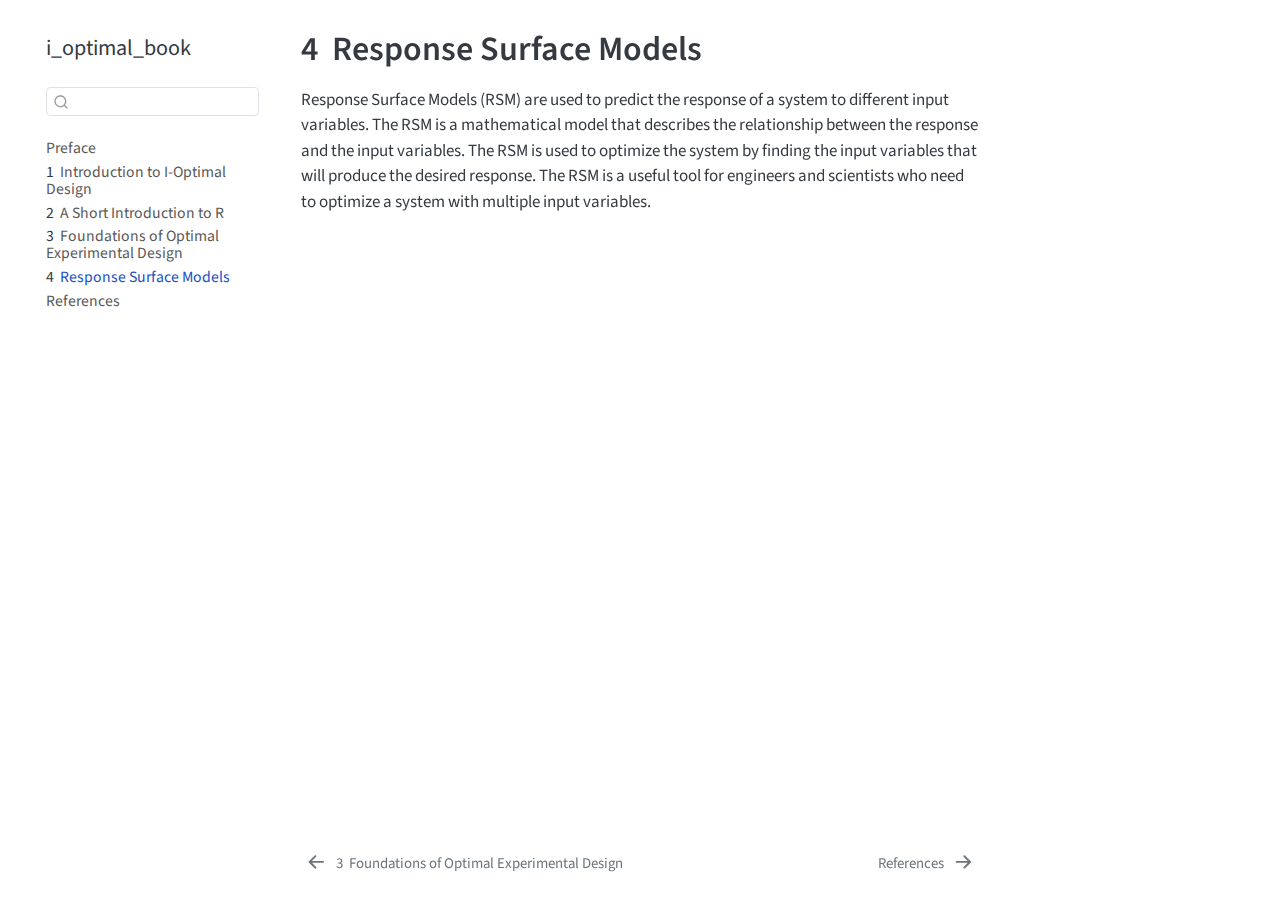
<file: _book/20_response_surface_models.html>
<!DOCTYPE html>
<html xmlns="http://www.w3.org/1999/xhtml" lang="en" xml:lang="en"><head>

<meta charset="utf-8">
<meta name="generator" content="quarto-1.5.57">

<meta name="viewport" content="width=device-width, initial-scale=1.0, user-scalable=yes">


<title>4&nbsp; Response Surface Models – i_optimal_book</title>
<style>
code{white-space: pre-wrap;}
span.smallcaps{font-variant: small-caps;}
div.columns{display: flex; gap: min(4vw, 1.5em);}
div.column{flex: auto; overflow-x: auto;}
div.hanging-indent{margin-left: 1.5em; text-indent: -1.5em;}
ul.task-list{list-style: none;}
ul.task-list li input[type="checkbox"] {
  width: 0.8em;
  margin: 0 0.8em 0.2em -1em; /* quarto-specific, see https://github.com/quarto-dev/quarto-cli/issues/4556 */ 
  vertical-align: middle;
}
</style>


<script src="site_libs/quarto-nav/quarto-nav.js"></script>
<script src="site_libs/quarto-nav/headroom.min.js"></script>
<script src="site_libs/clipboard/clipboard.min.js"></script>
<script src="site_libs/quarto-search/autocomplete.umd.js"></script>
<script src="site_libs/quarto-search/fuse.min.js"></script>
<script src="site_libs/quarto-search/quarto-search.js"></script>
<meta name="quarto:offset" content="./">
<link href="./references.html" rel="next">
<link href="./15_design_of_experiments.html" rel="prev">
<script src="site_libs/quarto-html/quarto.js"></script>
<script src="site_libs/quarto-html/popper.min.js"></script>
<script src="site_libs/quarto-html/tippy.umd.min.js"></script>
<script src="site_libs/quarto-html/anchor.min.js"></script>
<link href="site_libs/quarto-html/tippy.css" rel="stylesheet">
<link href="site_libs/quarto-html/quarto-syntax-highlighting.css" rel="stylesheet" id="quarto-text-highlighting-styles">
<script src="site_libs/bootstrap/bootstrap.min.js"></script>
<link href="site_libs/bootstrap/bootstrap-icons.css" rel="stylesheet">
<link href="site_libs/bootstrap/bootstrap.min.css" rel="stylesheet" id="quarto-bootstrap" data-mode="light">
<script id="quarto-search-options" type="application/json">{
  "location": "sidebar",
  "copy-button": false,
  "collapse-after": 3,
  "panel-placement": "start",
  "type": "textbox",
  "limit": 50,
  "keyboard-shortcut": [
    "f",
    "/",
    "s"
  ],
  "show-item-context": false,
  "language": {
    "search-no-results-text": "No results",
    "search-matching-documents-text": "matching documents",
    "search-copy-link-title": "Copy link to search",
    "search-hide-matches-text": "Hide additional matches",
    "search-more-match-text": "more match in this document",
    "search-more-matches-text": "more matches in this document",
    "search-clear-button-title": "Clear",
    "search-text-placeholder": "",
    "search-detached-cancel-button-title": "Cancel",
    "search-submit-button-title": "Submit",
    "search-label": "Search"
  }
}</script>


</head>

<body class="nav-sidebar floating">

<div id="quarto-search-results"></div>
  <header id="quarto-header" class="headroom fixed-top">
  <nav class="quarto-secondary-nav">
    <div class="container-fluid d-flex">
      <button type="button" class="quarto-btn-toggle btn" data-bs-toggle="collapse" role="button" data-bs-target=".quarto-sidebar-collapse-item" aria-controls="quarto-sidebar" aria-expanded="false" aria-label="Toggle sidebar navigation" onclick="if (window.quartoToggleHeadroom) { window.quartoToggleHeadroom(); }">
        <i class="bi bi-layout-text-sidebar-reverse"></i>
      </button>
        <nav class="quarto-page-breadcrumbs" aria-label="breadcrumb"><ol class="breadcrumb"><li class="breadcrumb-item"><a href="./20_response_surface_models.html"><span class="chapter-number">4</span>&nbsp; <span class="chapter-title">Response Surface Models</span></a></li></ol></nav>
        <a class="flex-grow-1" role="navigation" data-bs-toggle="collapse" data-bs-target=".quarto-sidebar-collapse-item" aria-controls="quarto-sidebar" aria-expanded="false" aria-label="Toggle sidebar navigation" onclick="if (window.quartoToggleHeadroom) { window.quartoToggleHeadroom(); }">      
        </a>
      <button type="button" class="btn quarto-search-button" aria-label="Search" onclick="window.quartoOpenSearch();">
        <i class="bi bi-search"></i>
      </button>
    </div>
  </nav>
</header>
<!-- content -->
<div id="quarto-content" class="quarto-container page-columns page-rows-contents page-layout-article">
<!-- sidebar -->
  <nav id="quarto-sidebar" class="sidebar collapse collapse-horizontal quarto-sidebar-collapse-item sidebar-navigation floating overflow-auto">
    <div class="pt-lg-2 mt-2 text-left sidebar-header">
    <div class="sidebar-title mb-0 py-0">
      <a href="./">i_optimal_book</a> 
    </div>
      </div>
        <div class="mt-2 flex-shrink-0 align-items-center">
        <div class="sidebar-search">
        <div id="quarto-search" class="" title="Search"></div>
        </div>
        </div>
    <div class="sidebar-menu-container"> 
    <ul class="list-unstyled mt-1">
        <li class="sidebar-item">
  <div class="sidebar-item-container"> 
  <a href="./index.html" class="sidebar-item-text sidebar-link">
 <span class="menu-text">Preface</span></a>
  </div>
</li>
        <li class="sidebar-item">
  <div class="sidebar-item-container"> 
  <a href="./05_preface.html" class="sidebar-item-text sidebar-link">
 <span class="menu-text"><span class="chapter-number">1</span>&nbsp; <span class="chapter-title">Introduction to I-Optimal Design</span></span></a>
  </div>
</li>
        <li class="sidebar-item">
  <div class="sidebar-item-container"> 
  <a href="./10_intro_to_r.html" class="sidebar-item-text sidebar-link">
 <span class="menu-text"><span class="chapter-number">2</span>&nbsp; <span class="chapter-title">A Short Introduction to R</span></span></a>
  </div>
</li>
        <li class="sidebar-item">
  <div class="sidebar-item-container"> 
  <a href="./15_design_of_experiments.html" class="sidebar-item-text sidebar-link">
 <span class="menu-text"><span class="chapter-number">3</span>&nbsp; <span class="chapter-title">Foundations of Optimal Experimental Design</span></span></a>
  </div>
</li>
        <li class="sidebar-item">
  <div class="sidebar-item-container"> 
  <a href="./20_response_surface_models.html" class="sidebar-item-text sidebar-link active">
 <span class="menu-text"><span class="chapter-number">4</span>&nbsp; <span class="chapter-title">Response Surface Models</span></span></a>
  </div>
</li>
        <li class="sidebar-item">
  <div class="sidebar-item-container"> 
  <a href="./references.html" class="sidebar-item-text sidebar-link">
 <span class="menu-text">References</span></a>
  </div>
</li>
    </ul>
    </div>
</nav>
<div id="quarto-sidebar-glass" class="quarto-sidebar-collapse-item" data-bs-toggle="collapse" data-bs-target=".quarto-sidebar-collapse-item"></div>
<!-- margin-sidebar -->
    <div id="quarto-margin-sidebar" class="sidebar margin-sidebar zindex-bottom">
        
    </div>
<!-- main -->
<main class="content" id="quarto-document-content">

<header id="title-block-header" class="quarto-title-block default">
<div class="quarto-title">
<h1 class="title"><span class="chapter-number">4</span>&nbsp; <span class="chapter-title">Response Surface Models</span></h1>
</div>



<div class="quarto-title-meta">

    
  
    
  </div>
  


</header>


<p>Response Surface Models (RSM) are used to predict the response of a system to different input variables. The RSM is a mathematical model that describes the relationship between the response and the input variables. The RSM is used to optimize the system by finding the input variables that will produce the desired response. The RSM is a useful tool for engineers and scientists who need to optimize a system with multiple input variables.</p>



</main> <!-- /main -->
<script id="quarto-html-after-body" type="application/javascript">
window.document.addEventListener("DOMContentLoaded", function (event) {
  const toggleBodyColorMode = (bsSheetEl) => {
    const mode = bsSheetEl.getAttribute("data-mode");
    const bodyEl = window.document.querySelector("body");
    if (mode === "dark") {
      bodyEl.classList.add("quarto-dark");
      bodyEl.classList.remove("quarto-light");
    } else {
      bodyEl.classList.add("quarto-light");
      bodyEl.classList.remove("quarto-dark");
    }
  }
  const toggleBodyColorPrimary = () => {
    const bsSheetEl = window.document.querySelector("link#quarto-bootstrap");
    if (bsSheetEl) {
      toggleBodyColorMode(bsSheetEl);
    }
  }
  toggleBodyColorPrimary();  
  const icon = "";
  const anchorJS = new window.AnchorJS();
  anchorJS.options = {
    placement: 'right',
    icon: icon
  };
  anchorJS.add('.anchored');
  const isCodeAnnotation = (el) => {
    for (const clz of el.classList) {
      if (clz.startsWith('code-annotation-')) {                     
        return true;
      }
    }
    return false;
  }
  const onCopySuccess = function(e) {
    // button target
    const button = e.trigger;
    // don't keep focus
    button.blur();
    // flash "checked"
    button.classList.add('code-copy-button-checked');
    var currentTitle = button.getAttribute("title");
    button.setAttribute("title", "Copied!");
    let tooltip;
    if (window.bootstrap) {
      button.setAttribute("data-bs-toggle", "tooltip");
      button.setAttribute("data-bs-placement", "left");
      button.setAttribute("data-bs-title", "Copied!");
      tooltip = new bootstrap.Tooltip(button, 
        { trigger: "manual", 
          customClass: "code-copy-button-tooltip",
          offset: [0, -8]});
      tooltip.show();    
    }
    setTimeout(function() {
      if (tooltip) {
        tooltip.hide();
        button.removeAttribute("data-bs-title");
        button.removeAttribute("data-bs-toggle");
        button.removeAttribute("data-bs-placement");
      }
      button.setAttribute("title", currentTitle);
      button.classList.remove('code-copy-button-checked');
    }, 1000);
    // clear code selection
    e.clearSelection();
  }
  const getTextToCopy = function(trigger) {
      const codeEl = trigger.previousElementSibling.cloneNode(true);
      for (const childEl of codeEl.children) {
        if (isCodeAnnotation(childEl)) {
          childEl.remove();
        }
      }
      return codeEl.innerText;
  }
  const clipboard = new window.ClipboardJS('.code-copy-button:not([data-in-quarto-modal])', {
    text: getTextToCopy
  });
  clipboard.on('success', onCopySuccess);
  if (window.document.getElementById('quarto-embedded-source-code-modal')) {
    // For code content inside modals, clipBoardJS needs to be initialized with a container option
    // TODO: Check when it could be a function (https://github.com/zenorocha/clipboard.js/issues/860)
    const clipboardModal = new window.ClipboardJS('.code-copy-button[data-in-quarto-modal]', {
      text: getTextToCopy,
      container: window.document.getElementById('quarto-embedded-source-code-modal')
    });
    clipboardModal.on('success', onCopySuccess);
  }
    var localhostRegex = new RegExp(/^(?:http|https):\/\/localhost\:?[0-9]*\//);
    var mailtoRegex = new RegExp(/^mailto:/);
      var filterRegex = new RegExp('/' + window.location.host + '/');
    var isInternal = (href) => {
        return filterRegex.test(href) || localhostRegex.test(href) || mailtoRegex.test(href);
    }
    // Inspect non-navigation links and adorn them if external
 	var links = window.document.querySelectorAll('a[href]:not(.nav-link):not(.navbar-brand):not(.toc-action):not(.sidebar-link):not(.sidebar-item-toggle):not(.pagination-link):not(.no-external):not([aria-hidden]):not(.dropdown-item):not(.quarto-navigation-tool):not(.about-link)');
    for (var i=0; i<links.length; i++) {
      const link = links[i];
      if (!isInternal(link.href)) {
        // undo the damage that might have been done by quarto-nav.js in the case of
        // links that we want to consider external
        if (link.dataset.originalHref !== undefined) {
          link.href = link.dataset.originalHref;
        }
      }
    }
  function tippyHover(el, contentFn, onTriggerFn, onUntriggerFn) {
    const config = {
      allowHTML: true,
      maxWidth: 500,
      delay: 100,
      arrow: false,
      appendTo: function(el) {
          return el.parentElement;
      },
      interactive: true,
      interactiveBorder: 10,
      theme: 'quarto',
      placement: 'bottom-start',
    };
    if (contentFn) {
      config.content = contentFn;
    }
    if (onTriggerFn) {
      config.onTrigger = onTriggerFn;
    }
    if (onUntriggerFn) {
      config.onUntrigger = onUntriggerFn;
    }
    window.tippy(el, config); 
  }
  const noterefs = window.document.querySelectorAll('a[role="doc-noteref"]');
  for (var i=0; i<noterefs.length; i++) {
    const ref = noterefs[i];
    tippyHover(ref, function() {
      // use id or data attribute instead here
      let href = ref.getAttribute('data-footnote-href') || ref.getAttribute('href');
      try { href = new URL(href).hash; } catch {}
      const id = href.replace(/^#\/?/, "");
      const note = window.document.getElementById(id);
      if (note) {
        return note.innerHTML;
      } else {
        return "";
      }
    });
  }
  const xrefs = window.document.querySelectorAll('a.quarto-xref');
  const processXRef = (id, note) => {
    // Strip column container classes
    const stripColumnClz = (el) => {
      el.classList.remove("page-full", "page-columns");
      if (el.children) {
        for (const child of el.children) {
          stripColumnClz(child);
        }
      }
    }
    stripColumnClz(note)
    if (id === null || id.startsWith('sec-')) {
      // Special case sections, only their first couple elements
      const container = document.createElement("div");
      if (note.children && note.children.length > 2) {
        container.appendChild(note.children[0].cloneNode(true));
        for (let i = 1; i < note.children.length; i++) {
          const child = note.children[i];
          if (child.tagName === "P" && child.innerText === "") {
            continue;
          } else {
            container.appendChild(child.cloneNode(true));
            break;
          }
        }
        if (window.Quarto?.typesetMath) {
          window.Quarto.typesetMath(container);
        }
        return container.innerHTML
      } else {
        if (window.Quarto?.typesetMath) {
          window.Quarto.typesetMath(note);
        }
        return note.innerHTML;
      }
    } else {
      // Remove any anchor links if they are present
      const anchorLink = note.querySelector('a.anchorjs-link');
      if (anchorLink) {
        anchorLink.remove();
      }
      if (window.Quarto?.typesetMath) {
        window.Quarto.typesetMath(note);
      }
      // TODO in 1.5, we should make sure this works without a callout special case
      if (note.classList.contains("callout")) {
        return note.outerHTML;
      } else {
        return note.innerHTML;
      }
    }
  }
  for (var i=0; i<xrefs.length; i++) {
    const xref = xrefs[i];
    tippyHover(xref, undefined, function(instance) {
      instance.disable();
      let url = xref.getAttribute('href');
      let hash = undefined; 
      if (url.startsWith('#')) {
        hash = url;
      } else {
        try { hash = new URL(url).hash; } catch {}
      }
      if (hash) {
        const id = hash.replace(/^#\/?/, "");
        const note = window.document.getElementById(id);
        if (note !== null) {
          try {
            const html = processXRef(id, note.cloneNode(true));
            instance.setContent(html);
          } finally {
            instance.enable();
            instance.show();
          }
        } else {
          // See if we can fetch this
          fetch(url.split('#')[0])
          .then(res => res.text())
          .then(html => {
            const parser = new DOMParser();
            const htmlDoc = parser.parseFromString(html, "text/html");
            const note = htmlDoc.getElementById(id);
            if (note !== null) {
              const html = processXRef(id, note);
              instance.setContent(html);
            } 
          }).finally(() => {
            instance.enable();
            instance.show();
          });
        }
      } else {
        // See if we can fetch a full url (with no hash to target)
        // This is a special case and we should probably do some content thinning / targeting
        fetch(url)
        .then(res => res.text())
        .then(html => {
          const parser = new DOMParser();
          const htmlDoc = parser.parseFromString(html, "text/html");
          const note = htmlDoc.querySelector('main.content');
          if (note !== null) {
            // This should only happen for chapter cross references
            // (since there is no id in the URL)
            // remove the first header
            if (note.children.length > 0 && note.children[0].tagName === "HEADER") {
              note.children[0].remove();
            }
            const html = processXRef(null, note);
            instance.setContent(html);
          } 
        }).finally(() => {
          instance.enable();
          instance.show();
        });
      }
    }, function(instance) {
    });
  }
      let selectedAnnoteEl;
      const selectorForAnnotation = ( cell, annotation) => {
        let cellAttr = 'data-code-cell="' + cell + '"';
        let lineAttr = 'data-code-annotation="' +  annotation + '"';
        const selector = 'span[' + cellAttr + '][' + lineAttr + ']';
        return selector;
      }
      const selectCodeLines = (annoteEl) => {
        const doc = window.document;
        const targetCell = annoteEl.getAttribute("data-target-cell");
        const targetAnnotation = annoteEl.getAttribute("data-target-annotation");
        const annoteSpan = window.document.querySelector(selectorForAnnotation(targetCell, targetAnnotation));
        const lines = annoteSpan.getAttribute("data-code-lines").split(",");
        const lineIds = lines.map((line) => {
          return targetCell + "-" + line;
        })
        let top = null;
        let height = null;
        let parent = null;
        if (lineIds.length > 0) {
            //compute the position of the single el (top and bottom and make a div)
            const el = window.document.getElementById(lineIds[0]);
            top = el.offsetTop;
            height = el.offsetHeight;
            parent = el.parentElement.parentElement;
          if (lineIds.length > 1) {
            const lastEl = window.document.getElementById(lineIds[lineIds.length - 1]);
            const bottom = lastEl.offsetTop + lastEl.offsetHeight;
            height = bottom - top;
          }
          if (top !== null && height !== null && parent !== null) {
            // cook up a div (if necessary) and position it 
            let div = window.document.getElementById("code-annotation-line-highlight");
            if (div === null) {
              div = window.document.createElement("div");
              div.setAttribute("id", "code-annotation-line-highlight");
              div.style.position = 'absolute';
              parent.appendChild(div);
            }
            div.style.top = top - 2 + "px";
            div.style.height = height + 4 + "px";
            div.style.left = 0;
            let gutterDiv = window.document.getElementById("code-annotation-line-highlight-gutter");
            if (gutterDiv === null) {
              gutterDiv = window.document.createElement("div");
              gutterDiv.setAttribute("id", "code-annotation-line-highlight-gutter");
              gutterDiv.style.position = 'absolute';
              const codeCell = window.document.getElementById(targetCell);
              const gutter = codeCell.querySelector('.code-annotation-gutter');
              gutter.appendChild(gutterDiv);
            }
            gutterDiv.style.top = top - 2 + "px";
            gutterDiv.style.height = height + 4 + "px";
          }
          selectedAnnoteEl = annoteEl;
        }
      };
      const unselectCodeLines = () => {
        const elementsIds = ["code-annotation-line-highlight", "code-annotation-line-highlight-gutter"];
        elementsIds.forEach((elId) => {
          const div = window.document.getElementById(elId);
          if (div) {
            div.remove();
          }
        });
        selectedAnnoteEl = undefined;
      };
        // Handle positioning of the toggle
    window.addEventListener(
      "resize",
      throttle(() => {
        elRect = undefined;
        if (selectedAnnoteEl) {
          selectCodeLines(selectedAnnoteEl);
        }
      }, 10)
    );
    function throttle(fn, ms) {
    let throttle = false;
    let timer;
      return (...args) => {
        if(!throttle) { // first call gets through
            fn.apply(this, args);
            throttle = true;
        } else { // all the others get throttled
            if(timer) clearTimeout(timer); // cancel #2
            timer = setTimeout(() => {
              fn.apply(this, args);
              timer = throttle = false;
            }, ms);
        }
      };
    }
      // Attach click handler to the DT
      const annoteDls = window.document.querySelectorAll('dt[data-target-cell]');
      for (const annoteDlNode of annoteDls) {
        annoteDlNode.addEventListener('click', (event) => {
          const clickedEl = event.target;
          if (clickedEl !== selectedAnnoteEl) {
            unselectCodeLines();
            const activeEl = window.document.querySelector('dt[data-target-cell].code-annotation-active');
            if (activeEl) {
              activeEl.classList.remove('code-annotation-active');
            }
            selectCodeLines(clickedEl);
            clickedEl.classList.add('code-annotation-active');
          } else {
            // Unselect the line
            unselectCodeLines();
            clickedEl.classList.remove('code-annotation-active');
          }
        });
      }
  const findCites = (el) => {
    const parentEl = el.parentElement;
    if (parentEl) {
      const cites = parentEl.dataset.cites;
      if (cites) {
        return {
          el,
          cites: cites.split(' ')
        };
      } else {
        return findCites(el.parentElement)
      }
    } else {
      return undefined;
    }
  };
  var bibliorefs = window.document.querySelectorAll('a[role="doc-biblioref"]');
  for (var i=0; i<bibliorefs.length; i++) {
    const ref = bibliorefs[i];
    const citeInfo = findCites(ref);
    if (citeInfo) {
      tippyHover(citeInfo.el, function() {
        var popup = window.document.createElement('div');
        citeInfo.cites.forEach(function(cite) {
          var citeDiv = window.document.createElement('div');
          citeDiv.classList.add('hanging-indent');
          citeDiv.classList.add('csl-entry');
          var biblioDiv = window.document.getElementById('ref-' + cite);
          if (biblioDiv) {
            citeDiv.innerHTML = biblioDiv.innerHTML;
          }
          popup.appendChild(citeDiv);
        });
        return popup.innerHTML;
      });
    }
  }
});
</script>
<nav class="page-navigation">
  <div class="nav-page nav-page-previous">
      <a href="./15_design_of_experiments.html" class="pagination-link" aria-label="Foundations of Optimal Experimental Design">
        <i class="bi bi-arrow-left-short"></i> <span class="nav-page-text"><span class="chapter-number">3</span>&nbsp; <span class="chapter-title">Foundations of Optimal Experimental Design</span></span>
      </a>          
  </div>
  <div class="nav-page nav-page-next">
      <a href="./references.html" class="pagination-link" aria-label="References">
        <span class="nav-page-text">References</span> <i class="bi bi-arrow-right-short"></i>
      </a>
  </div>
</nav>
</div> <!-- /content -->




</body></html>
</file>
<file: site_libs/quarto-html/tippy.css>
.tippy-box[data-animation=fade][data-state=hidden]{opacity:0}[data-tippy-root]{max-width:calc(100vw - 10px)}.tippy-box{position:relative;background-color:#333;color:#fff;border-radius:4px;font-size:14px;line-height:1.4;white-space:normal;outline:0;transition-property:transform,visibility,opacity}.tippy-box[data-placement^=top]>.tippy-arrow{bottom:0}.tippy-box[data-placement^=top]>.tippy-arrow:before{bottom:-7px;left:0;border-width:8px 8px 0;border-top-color:initial;transform-origin:center top}.tippy-box[data-placement^=bottom]>.tippy-arrow{top:0}.tippy-box[data-placement^=bottom]>.tippy-arrow:before{top:-7px;left:0;border-width:0 8px 8px;border-bottom-color:initial;transform-origin:center bottom}.tippy-box[data-placement^=left]>.tippy-arrow{right:0}.tippy-box[data-placement^=left]>.tippy-arrow:before{border-width:8px 0 8px 8px;border-left-color:initial;right:-7px;transform-origin:center left}.tippy-box[data-placement^=right]>.tippy-arrow{left:0}.tippy-box[data-placement^=right]>.tippy-arrow:before{left:-7px;border-width:8px 8px 8px 0;border-right-color:initial;transform-origin:center right}.tippy-box[data-inertia][data-state=visible]{transition-timing-function:cubic-bezier(.54,1.5,.38,1.11)}.tippy-arrow{width:16px;height:16px;color:#333}.tippy-arrow:before{content:"";position:absolute;border-color:transparent;border-style:solid}.tippy-content{position:relative;padding:5px 9px;z-index:1}
</file>
<file: site_libs/quarto-html/quarto-syntax-highlighting.css>
/* quarto syntax highlight colors */
:root {
  --quarto-hl-ot-color: #003B4F;
  --quarto-hl-at-color: #657422;
  --quarto-hl-ss-color: #20794D;
  --quarto-hl-an-color: #5E5E5E;
  --quarto-hl-fu-color: #4758AB;
  --quarto-hl-st-color: #20794D;
  --quarto-hl-cf-color: #003B4F;
  --quarto-hl-op-color: #5E5E5E;
  --quarto-hl-er-color: #AD0000;
  --quarto-hl-bn-color: #AD0000;
  --quarto-hl-al-color: #AD0000;
  --quarto-hl-va-color: #111111;
  --quarto-hl-bu-color: inherit;
  --quarto-hl-ex-color: inherit;
  --quarto-hl-pp-color: #AD0000;
  --quarto-hl-in-color: #5E5E5E;
  --quarto-hl-vs-color: #20794D;
  --quarto-hl-wa-color: #5E5E5E;
  --quarto-hl-do-color: #5E5E5E;
  --quarto-hl-im-color: #00769E;
  --quarto-hl-ch-color: #20794D;
  --quarto-hl-dt-color: #AD0000;
  --quarto-hl-fl-color: #AD0000;
  --quarto-hl-co-color: #5E5E5E;
  --quarto-hl-cv-color: #5E5E5E;
  --quarto-hl-cn-color: #8f5902;
  --quarto-hl-sc-color: #5E5E5E;
  --quarto-hl-dv-color: #AD0000;
  --quarto-hl-kw-color: #003B4F;
}

/* other quarto variables */
:root {
  --quarto-font-monospace: SFMono-Regular, Menlo, Monaco, Consolas, "Liberation Mono", "Courier New", monospace;
}

pre > code.sourceCode > span {
  color: #003B4F;
}

code span {
  color: #003B4F;
}

code.sourceCode > span {
  color: #003B4F;
}

div.sourceCode,
div.sourceCode pre.sourceCode {
  color: #003B4F;
}

code span.ot {
  color: #003B4F;
  font-style: inherit;
}

code span.at {
  color: #657422;
  font-style: inherit;
}

code span.ss {
  color: #20794D;
  font-style: inherit;
}

code span.an {
  color: #5E5E5E;
  font-style: inherit;
}

code span.fu {
  color: #4758AB;
  font-style: inherit;
}

code span.st {
  color: #20794D;
  font-style: inherit;
}

code span.cf {
  color: #003B4F;
  font-weight: bold;
  font-style: inherit;
}

code span.op {
  color: #5E5E5E;
  font-style: inherit;
}

code span.er {
  color: #AD0000;
  font-style: inherit;
}

code span.bn {
  color: #AD0000;
  font-style: inherit;
}

code span.al {
  color: #AD0000;
  font-style: inherit;
}

code span.va {
  color: #111111;
  font-style: inherit;
}

code span.bu {
  font-style: inherit;
}

code span.ex {
  font-style: inherit;
}

code span.pp {
  color: #AD0000;
  font-style: inherit;
}

code span.in {
  color: #5E5E5E;
  font-style: inherit;
}

code span.vs {
  color: #20794D;
  font-style: inherit;
}

code span.wa {
  color: #5E5E5E;
  font-style: italic;
}

code span.do {
  color: #5E5E5E;
  font-style: italic;
}

code span.im {
  color: #00769E;
  font-style: inherit;
}

code span.ch {
  color: #20794D;
  font-style: inherit;
}

code span.dt {
  color: #AD0000;
  font-style: inherit;
}

code span.fl {
  color: #AD0000;
  font-style: inherit;
}

code span.co {
  color: #5E5E5E;
  font-style: inherit;
}

code span.cv {
  color: #5E5E5E;
  font-style: italic;
}

code span.cn {
  color: #8f5902;
  font-style: inherit;
}

code span.sc {
  color: #5E5E5E;
  font-style: inherit;
}

code span.dv {
  color: #AD0000;
  font-style: inherit;
}

code span.kw {
  color: #003B4F;
  font-weight: bold;
  font-style: inherit;
}

.prevent-inlining {
  content: "</";
}

/*# sourceMappingURL=debc5d5d77c3f9108843748ff7464032.css.map */
</file>
<file: _book/site_libs/quarto-html/tippy.css>
.tippy-box[data-animation=fade][data-state=hidden]{opacity:0}[data-tippy-root]{max-width:calc(100vw - 10px)}.tippy-box{position:relative;background-color:#333;color:#fff;border-radius:4px;font-size:14px;line-height:1.4;white-space:normal;outline:0;transition-property:transform,visibility,opacity}.tippy-box[data-placement^=top]>.tippy-arrow{bottom:0}.tippy-box[data-placement^=top]>.tippy-arrow:before{bottom:-7px;left:0;border-width:8px 8px 0;border-top-color:initial;transform-origin:center top}.tippy-box[data-placement^=bottom]>.tippy-arrow{top:0}.tippy-box[data-placement^=bottom]>.tippy-arrow:before{top:-7px;left:0;border-width:0 8px 8px;border-bottom-color:initial;transform-origin:center bottom}.tippy-box[data-placement^=left]>.tippy-arrow{right:0}.tippy-box[data-placement^=left]>.tippy-arrow:before{border-width:8px 0 8px 8px;border-left-color:initial;right:-7px;transform-origin:center left}.tippy-box[data-placement^=right]>.tippy-arrow{left:0}.tippy-box[data-placement^=right]>.tippy-arrow:before{left:-7px;border-width:8px 8px 8px 0;border-right-color:initial;transform-origin:center right}.tippy-box[data-inertia][data-state=visible]{transition-timing-function:cubic-bezier(.54,1.5,.38,1.11)}.tippy-arrow{width:16px;height:16px;color:#333}.tippy-arrow:before{content:"";position:absolute;border-color:transparent;border-style:solid}.tippy-content{position:relative;padding:5px 9px;z-index:1}
</file>
<file: _book/site_libs/quarto-html/quarto-syntax-highlighting.css>
/* quarto syntax highlight colors */
:root {
  --quarto-hl-ot-color: #003B4F;
  --quarto-hl-at-color: #657422;
  --quarto-hl-ss-color: #20794D;
  --quarto-hl-an-color: #5E5E5E;
  --quarto-hl-fu-color: #4758AB;
  --quarto-hl-st-color: #20794D;
  --quarto-hl-cf-color: #003B4F;
  --quarto-hl-op-color: #5E5E5E;
  --quarto-hl-er-color: #AD0000;
  --quarto-hl-bn-color: #AD0000;
  --quarto-hl-al-color: #AD0000;
  --quarto-hl-va-color: #111111;
  --quarto-hl-bu-color: inherit;
  --quarto-hl-ex-color: inherit;
  --quarto-hl-pp-color: #AD0000;
  --quarto-hl-in-color: #5E5E5E;
  --quarto-hl-vs-color: #20794D;
  --quarto-hl-wa-color: #5E5E5E;
  --quarto-hl-do-color: #5E5E5E;
  --quarto-hl-im-color: #00769E;
  --quarto-hl-ch-color: #20794D;
  --quarto-hl-dt-color: #AD0000;
  --quarto-hl-fl-color: #AD0000;
  --quarto-hl-co-color: #5E5E5E;
  --quarto-hl-cv-color: #5E5E5E;
  --quarto-hl-cn-color: #8f5902;
  --quarto-hl-sc-color: #5E5E5E;
  --quarto-hl-dv-color: #AD0000;
  --quarto-hl-kw-color: #003B4F;
}

/* other quarto variables */
:root {
  --quarto-font-monospace: SFMono-Regular, Menlo, Monaco, Consolas, "Liberation Mono", "Courier New", monospace;
}

pre > code.sourceCode > span {
  color: #003B4F;
}

code span {
  color: #003B4F;
}

code.sourceCode > span {
  color: #003B4F;
}

div.sourceCode,
div.sourceCode pre.sourceCode {
  color: #003B4F;
}

code span.ot {
  color: #003B4F;
  font-style: inherit;
}

code span.at {
  color: #657422;
  font-style: inherit;
}

code span.ss {
  color: #20794D;
  font-style: inherit;
}

code span.an {
  color: #5E5E5E;
  font-style: inherit;
}

code span.fu {
  color: #4758AB;
  font-style: inherit;
}

code span.st {
  color: #20794D;
  font-style: inherit;
}

code span.cf {
  color: #003B4F;
  font-weight: bold;
  font-style: inherit;
}

code span.op {
  color: #5E5E5E;
  font-style: inherit;
}

code span.er {
  color: #AD0000;
  font-style: inherit;
}

code span.bn {
  color: #AD0000;
  font-style: inherit;
}

code span.al {
  color: #AD0000;
  font-style: inherit;
}

code span.va {
  color: #111111;
  font-style: inherit;
}

code span.bu {
  font-style: inherit;
}

code span.ex {
  font-style: inherit;
}

code span.pp {
  color: #AD0000;
  font-style: inherit;
}

code span.in {
  color: #5E5E5E;
  font-style: inherit;
}

code span.vs {
  color: #20794D;
  font-style: inherit;
}

code span.wa {
  color: #5E5E5E;
  font-style: italic;
}

code span.do {
  color: #5E5E5E;
  font-style: italic;
}

code span.im {
  color: #00769E;
  font-style: inherit;
}

code span.ch {
  color: #20794D;
  font-style: inherit;
}

code span.dt {
  color: #AD0000;
  font-style: inherit;
}

code span.fl {
  color: #AD0000;
  font-style: inherit;
}

code span.co {
  color: #5E5E5E;
  font-style: inherit;
}

code span.cv {
  color: #5E5E5E;
  font-style: italic;
}

code span.cn {
  color: #8f5902;
  font-style: inherit;
}

code span.sc {
  color: #5E5E5E;
  font-style: inherit;
}

code span.dv {
  color: #AD0000;
  font-style: inherit;
}

code span.kw {
  color: #003B4F;
  font-weight: bold;
  font-style: inherit;
}

.prevent-inlining {
  content: "</";
}

/*# sourceMappingURL=debc5d5d77c3f9108843748ff7464032.css.map */
</file>
